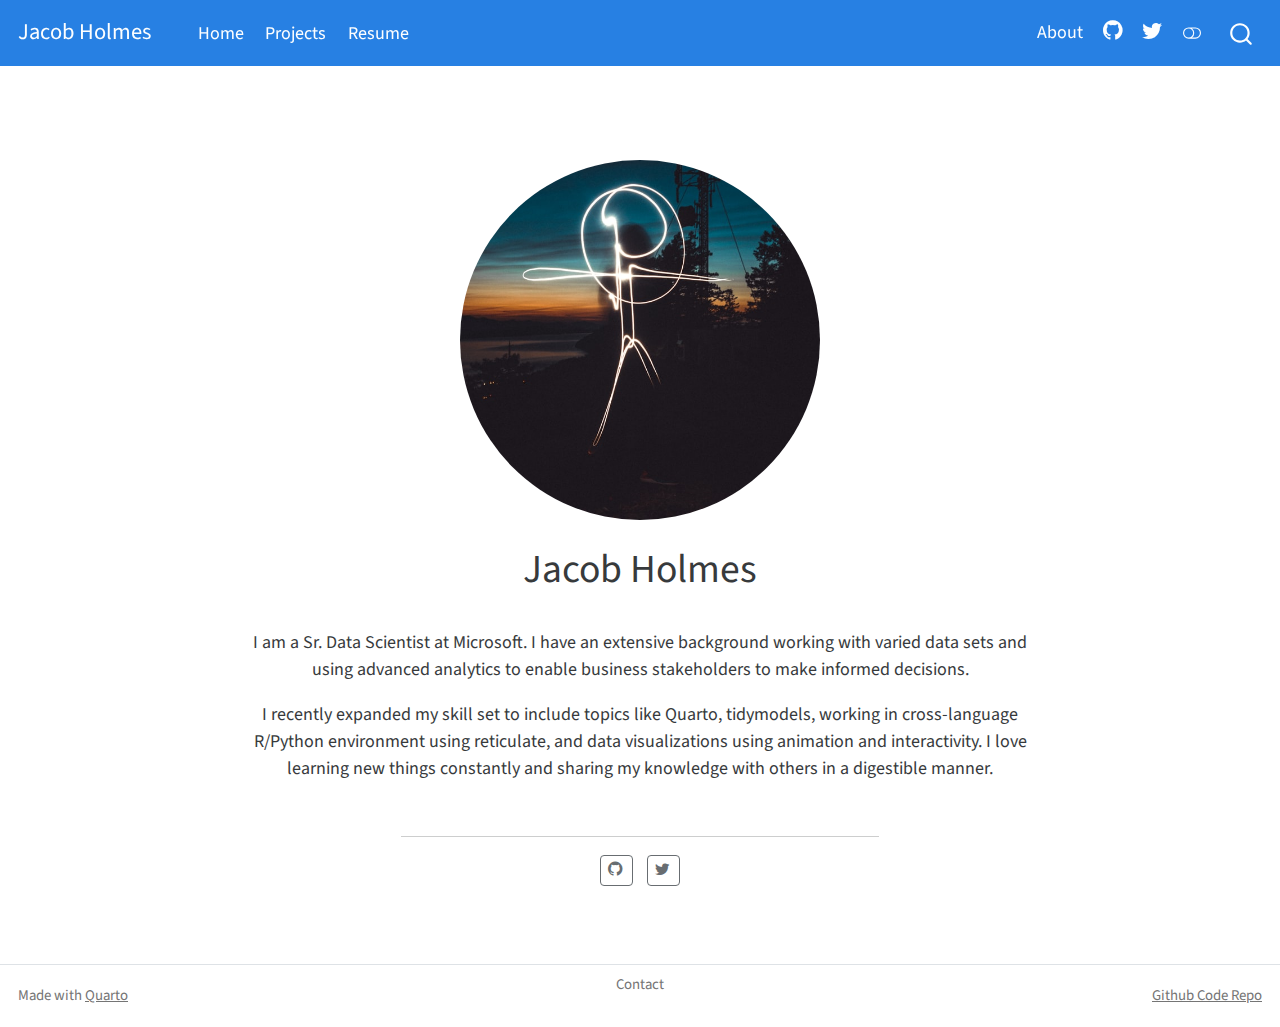
<file: docs/index.html>
<!DOCTYPE html>
<html xmlns="http://www.w3.org/1999/xhtml" lang="en" xml:lang="en"><head>

<meta charset="utf-8">
<meta name="generator" content="quarto-1.2.313">

<meta name="viewport" content="width=device-width, initial-scale=1.0, user-scalable=yes">


<title>Jacob Holmes</title>
<style>
code{white-space: pre-wrap;}
span.smallcaps{font-variant: small-caps;}
div.columns{display: flex; gap: min(4vw, 1.5em);}
div.column{flex: auto; overflow-x: auto;}
div.hanging-indent{margin-left: 1.5em; text-indent: -1.5em;}
ul.task-list{list-style: none;}
ul.task-list li input[type="checkbox"] {
  width: 0.8em;
  margin: 0 0.8em 0.2em -1.6em;
  vertical-align: middle;
}
</style>


<script src="site_libs/quarto-nav/quarto-nav.js"></script>
<script src="site_libs/quarto-nav/headroom.min.js"></script>
<script src="site_libs/clipboard/clipboard.min.js"></script>
<script src="site_libs/quarto-search/autocomplete.umd.js"></script>
<script src="site_libs/quarto-search/fuse.min.js"></script>
<script src="site_libs/quarto-search/quarto-search.js"></script>
<meta name="quarto:offset" content="./">
<link href="./image.jpg" rel="icon" type="image/jpeg">
<script src="site_libs/quarto-html/quarto.js"></script>
<script src="site_libs/quarto-html/popper.min.js"></script>
<script src="site_libs/quarto-html/tippy.umd.min.js"></script>
<link href="site_libs/quarto-html/tippy.css" rel="stylesheet">
<link href="site_libs/quarto-html/quarto-syntax-highlighting.css" rel="stylesheet" class="quarto-color-scheme" id="quarto-text-highlighting-styles">
<link href="site_libs/quarto-html/quarto-syntax-highlighting-dark.css" rel="prefetch" class="quarto-color-scheme quarto-color-alternate" id="quarto-text-highlighting-styles">
<script src="site_libs/bootstrap/bootstrap.min.js"></script>
<link href="site_libs/bootstrap/bootstrap-icons.css" rel="stylesheet">
<link href="site_libs/bootstrap/bootstrap.min.css" rel="stylesheet" class="quarto-color-scheme" id="quarto-bootstrap" data-mode="light">
<link href="site_libs/bootstrap/bootstrap-dark.min.css" rel="prefetch" class="quarto-color-scheme quarto-color-alternate" id="quarto-bootstrap" data-mode="dark">
<script id="quarto-search-options" type="application/json">{
  "location": "navbar",
  "copy-button": false,
  "collapse-after": 3,
  "panel-placement": "end",
  "type": "overlay",
  "limit": 20,
  "language": {
    "search-no-results-text": "No results",
    "search-matching-documents-text": "matching documents",
    "search-copy-link-title": "Copy link to search",
    "search-hide-matches-text": "Hide additional matches",
    "search-more-match-text": "more match in this document",
    "search-more-matches-text": "more matches in this document",
    "search-clear-button-title": "Clear",
    "search-detached-cancel-button-title": "Cancel",
    "search-submit-button-title": "Submit"
  }
}</script>


</head>

<body class="nav-fixed fullcontent">

<div id="quarto-search-results"></div>
  <header id="quarto-header" class="headroom fixed-top">
    <nav class="navbar navbar-expand-lg navbar-dark ">
      <div class="navbar-container container-fluid">
      <div class="navbar-brand-container">
    <a class="navbar-brand" href="./index.html">
    <span class="navbar-title">Jacob Holmes</span>
    </a>
  </div>
          <button class="navbar-toggler" type="button" data-bs-toggle="collapse" data-bs-target="#navbarCollapse" aria-controls="navbarCollapse" aria-expanded="false" aria-label="Toggle navigation" onclick="if (window.quartoToggleHeadroom) { window.quartoToggleHeadroom(); }">
  <span class="navbar-toggler-icon"></span>
</button>
          <div class="collapse navbar-collapse" id="navbarCollapse">
            <ul class="navbar-nav navbar-nav-scroll me-auto">
  <li class="nav-item">
    <a class="nav-link active" href="./index.html" aria-current="page">
 <span class="menu-text">Home</span></a>
  </li>  
  <li class="nav-item">
    <a class="nav-link" href="./project.html">
 <span class="menu-text">Projects</span></a>
  </li>  
  <li class="nav-item">
    <a class="nav-link" href="./resume.html">
 <span class="menu-text">Resume</span></a>
  </li>  
</ul>
            <ul class="navbar-nav navbar-nav-scroll ms-auto">
  <li class="nav-item">
    <a class="nav-link" href="./about.html">
 <span class="menu-text">About</span></a>
  </li>  
  <li class="nav-item compact">
    <a class="nav-link" href="https://github.com/jholmesw"><i class="bi bi-github" role="img">
</i> 
 <span class="menu-text"></span></a>
  </li>  
  <li class="nav-item compact">
    <a class="nav-link" href="https://twitter.com/Jacob___Holmes"><i class="bi bi-twitter" role="img">
</i> 
 <span class="menu-text"></span></a>
  </li>  
</ul>
              <div class="quarto-toggle-container">
                  <a href="" class="quarto-color-scheme-toggle nav-link" onclick="window.quartoToggleColorScheme(); return false;" title="Toggle dark mode"><i class="bi"></i></a>
              </div>
              <div id="quarto-search" class="" title="Search"></div>
          </div> <!-- /navcollapse -->
      </div> <!-- /container-fluid -->
    </nav>
</header>
<!-- content -->
<div id="quarto-content" class="quarto-container page-columns page-rows-contents page-layout-article page-navbar">
<!-- sidebar -->
<!-- margin-sidebar -->
    
<!-- main -->
<div class="quarto-about-jolla">
  <img src="profile.jpg" class="about-image
  round " style="height: 20em; width: 20em;">
 <header id="title-block-header" class="quarto-title-block default">
<div class="quarto-title">
<h1 class="title">Jacob Holmes</h1>
</div>
<div class="quarto-title-meta">
  </div>
</header><main class="content" id="quarto-document-content">
<p>I am a Sr.&nbsp;Data Scientist at Microsoft. I have an extensive background working with varied data sets and using advanced analytics to enable business stakeholders to make informed decisions.</p>
<p>I recently expanded my skill set to include topics like Quarto, tidymodels, working in cross-language R/Python environment using reticulate, and data visualizations using animation and interactivity. I love learning new things constantly and sharing my knowledge with others in a digestible manner.</p>


</main> 
  <hr class="about-sep">
   <div class="about-links">
  <a href="https://github.com/jholmesw" class="about-link">
    <i class="bi bi-github"></i>
     <span class="about-link-text"></span>
  </a>
  <a href="https://twitter.com/Jacob___Holmes" class="about-link">
    <i class="bi bi-twitter"></i>
     <span class="about-link-text"></span>
  </a>
</div>
</div>
 <!-- /main -->
<script id="quarto-html-after-body" type="application/javascript">
window.document.addEventListener("DOMContentLoaded", function (event) {
  const toggleBodyColorMode = (bsSheetEl) => {
    const mode = bsSheetEl.getAttribute("data-mode");
    const bodyEl = window.document.querySelector("body");
    if (mode === "dark") {
      bodyEl.classList.add("quarto-dark");
      bodyEl.classList.remove("quarto-light");
    } else {
      bodyEl.classList.add("quarto-light");
      bodyEl.classList.remove("quarto-dark");
    }
  }
  const toggleBodyColorPrimary = () => {
    const bsSheetEl = window.document.querySelector("link#quarto-bootstrap");
    if (bsSheetEl) {
      toggleBodyColorMode(bsSheetEl);
    }
  }
  toggleBodyColorPrimary();  
  const disableStylesheet = (stylesheets) => {
    for (let i=0; i < stylesheets.length; i++) {
      const stylesheet = stylesheets[i];
      stylesheet.rel = 'prefetch';
    }
  }
  const enableStylesheet = (stylesheets) => {
    for (let i=0; i < stylesheets.length; i++) {
      const stylesheet = stylesheets[i];
      stylesheet.rel = 'stylesheet';
    }
  }
  const manageTransitions = (selector, allowTransitions) => {
    const els = window.document.querySelectorAll(selector);
    for (let i=0; i < els.length; i++) {
      const el = els[i];
      if (allowTransitions) {
        el.classList.remove('notransition');
      } else {
        el.classList.add('notransition');
      }
    }
  }
  const toggleColorMode = (alternate) => {
    // Switch the stylesheets
    const alternateStylesheets = window.document.querySelectorAll('link.quarto-color-scheme.quarto-color-alternate');
    manageTransitions('#quarto-margin-sidebar .nav-link', false);
    if (alternate) {
      enableStylesheet(alternateStylesheets);
      for (const sheetNode of alternateStylesheets) {
        if (sheetNode.id === "quarto-bootstrap") {
          toggleBodyColorMode(sheetNode);
        }
      }
    } else {
      disableStylesheet(alternateStylesheets);
      toggleBodyColorPrimary();
    }
    manageTransitions('#quarto-margin-sidebar .nav-link', true);
    // Switch the toggles
    const toggles = window.document.querySelectorAll('.quarto-color-scheme-toggle');
    for (let i=0; i < toggles.length; i++) {
      const toggle = toggles[i];
      if (toggle) {
        if (alternate) {
          toggle.classList.add("alternate");     
        } else {
          toggle.classList.remove("alternate");
        }
      }
    }
    // Hack to workaround the fact that safari doesn't
    // properly recolor the scrollbar when toggling (#1455)
    if (navigator.userAgent.indexOf('Safari') > 0 && navigator.userAgent.indexOf('Chrome') == -1) {
      manageTransitions("body", false);
      window.scrollTo(0, 1);
      setTimeout(() => {
        window.scrollTo(0, 0);
        manageTransitions("body", true);
      }, 40);  
    }
  }
  const isFileUrl = () => { 
    return window.location.protocol === 'file:';
  }
  const hasAlternateSentinel = () => {  
    let styleSentinel = getColorSchemeSentinel();
    if (styleSentinel !== null) {
      return styleSentinel === "alternate";
    } else {
      return false;
    }
  }
  const setStyleSentinel = (alternate) => {
    const value = alternate ? "alternate" : "default";
    if (!isFileUrl()) {
      window.localStorage.setItem("quarto-color-scheme", value);
    } else {
      localAlternateSentinel = value;
    }
  }
  const getColorSchemeSentinel = () => {
    if (!isFileUrl()) {
      const storageValue = window.localStorage.getItem("quarto-color-scheme");
      return storageValue != null ? storageValue : localAlternateSentinel;
    } else {
      return localAlternateSentinel;
    }
  }
  let localAlternateSentinel = 'default';
  // Dark / light mode switch
  window.quartoToggleColorScheme = () => {
    // Read the current dark / light value 
    let toAlternate = !hasAlternateSentinel();
    toggleColorMode(toAlternate);
    setStyleSentinel(toAlternate);
  };
  // Ensure there is a toggle, if there isn't float one in the top right
  if (window.document.querySelector('.quarto-color-scheme-toggle') === null) {
    const a = window.document.createElement('a');
    a.classList.add('top-right');
    a.classList.add('quarto-color-scheme-toggle');
    a.href = "";
    a.onclick = function() { try { window.quartoToggleColorScheme(); } catch {} return false; };
    const i = window.document.createElement("i");
    i.classList.add('bi');
    a.appendChild(i);
    window.document.body.appendChild(a);
  }
  // Switch to dark mode if need be
  if (hasAlternateSentinel()) {
    toggleColorMode(true);
  } else {
    toggleColorMode(false);
  }
  const clipboard = new window.ClipboardJS('.code-copy-button', {
    target: function(trigger) {
      return trigger.previousElementSibling;
    }
  });
  clipboard.on('success', function(e) {
    // button target
    const button = e.trigger;
    // don't keep focus
    button.blur();
    // flash "checked"
    button.classList.add('code-copy-button-checked');
    var currentTitle = button.getAttribute("title");
    button.setAttribute("title", "Copied!");
    let tooltip;
    if (window.bootstrap) {
      button.setAttribute("data-bs-toggle", "tooltip");
      button.setAttribute("data-bs-placement", "left");
      button.setAttribute("data-bs-title", "Copied!");
      tooltip = new bootstrap.Tooltip(button, 
        { trigger: "manual", 
          customClass: "code-copy-button-tooltip",
          offset: [0, -8]});
      tooltip.show();    
    }
    setTimeout(function() {
      if (tooltip) {
        tooltip.hide();
        button.removeAttribute("data-bs-title");
        button.removeAttribute("data-bs-toggle");
        button.removeAttribute("data-bs-placement");
      }
      button.setAttribute("title", currentTitle);
      button.classList.remove('code-copy-button-checked');
    }, 1000);
    // clear code selection
    e.clearSelection();
  });
  function tippyHover(el, contentFn) {
    const config = {
      allowHTML: true,
      content: contentFn,
      maxWidth: 500,
      delay: 100,
      arrow: false,
      appendTo: function(el) {
          return el.parentElement;
      },
      interactive: true,
      interactiveBorder: 10,
      theme: 'quarto',
      placement: 'bottom-start'
    };
    window.tippy(el, config); 
  }
  const noterefs = window.document.querySelectorAll('a[role="doc-noteref"]');
  for (var i=0; i<noterefs.length; i++) {
    const ref = noterefs[i];
    tippyHover(ref, function() {
      // use id or data attribute instead here
      let href = ref.getAttribute('data-footnote-href') || ref.getAttribute('href');
      try { href = new URL(href).hash; } catch {}
      const id = href.replace(/^#\/?/, "");
      const note = window.document.getElementById(id);
      return note.innerHTML;
    });
  }
  const findCites = (el) => {
    const parentEl = el.parentElement;
    if (parentEl) {
      const cites = parentEl.dataset.cites;
      if (cites) {
        return {
          el,
          cites: cites.split(' ')
        };
      } else {
        return findCites(el.parentElement)
      }
    } else {
      return undefined;
    }
  };
  var bibliorefs = window.document.querySelectorAll('a[role="doc-biblioref"]');
  for (var i=0; i<bibliorefs.length; i++) {
    const ref = bibliorefs[i];
    const citeInfo = findCites(ref);
    if (citeInfo) {
      tippyHover(citeInfo.el, function() {
        var popup = window.document.createElement('div');
        citeInfo.cites.forEach(function(cite) {
          var citeDiv = window.document.createElement('div');
          citeDiv.classList.add('hanging-indent');
          citeDiv.classList.add('csl-entry');
          var biblioDiv = window.document.getElementById('ref-' + cite);
          if (biblioDiv) {
            citeDiv.innerHTML = biblioDiv.innerHTML;
          }
          popup.appendChild(citeDiv);
        });
        return popup.innerHTML;
      });
    }
  }
});
</script>
</div> <!-- /content -->
<footer class="footer">
  <div class="nav-footer">
    <div class="nav-footer-left">Made with <a href="https://quarto.org/">Quarto</a></div>   
      <div class="nav-footer-center">Contact</div>
    <div class="nav-footer-right"><a href="https://github.com/jholmesw">Github Code Repo</a></div>
  </div>
</footer>



</body></html>
</file>
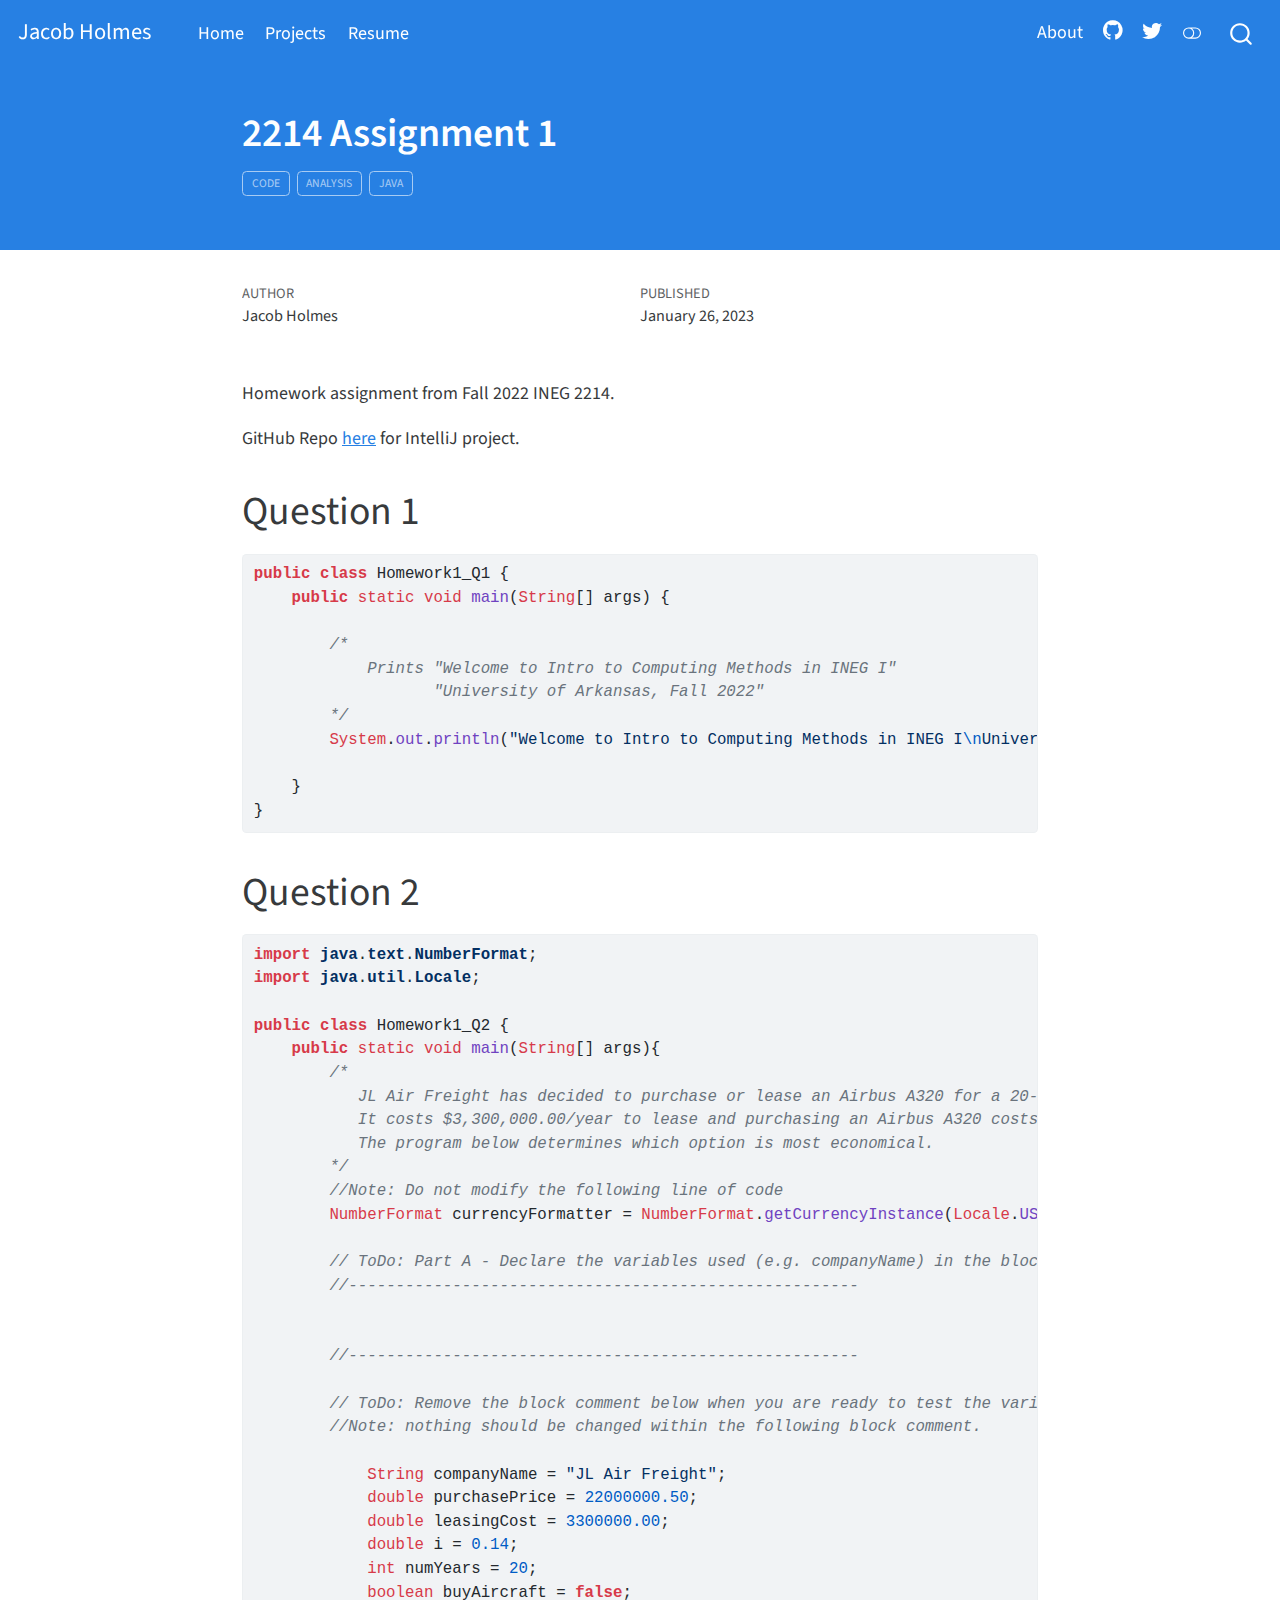
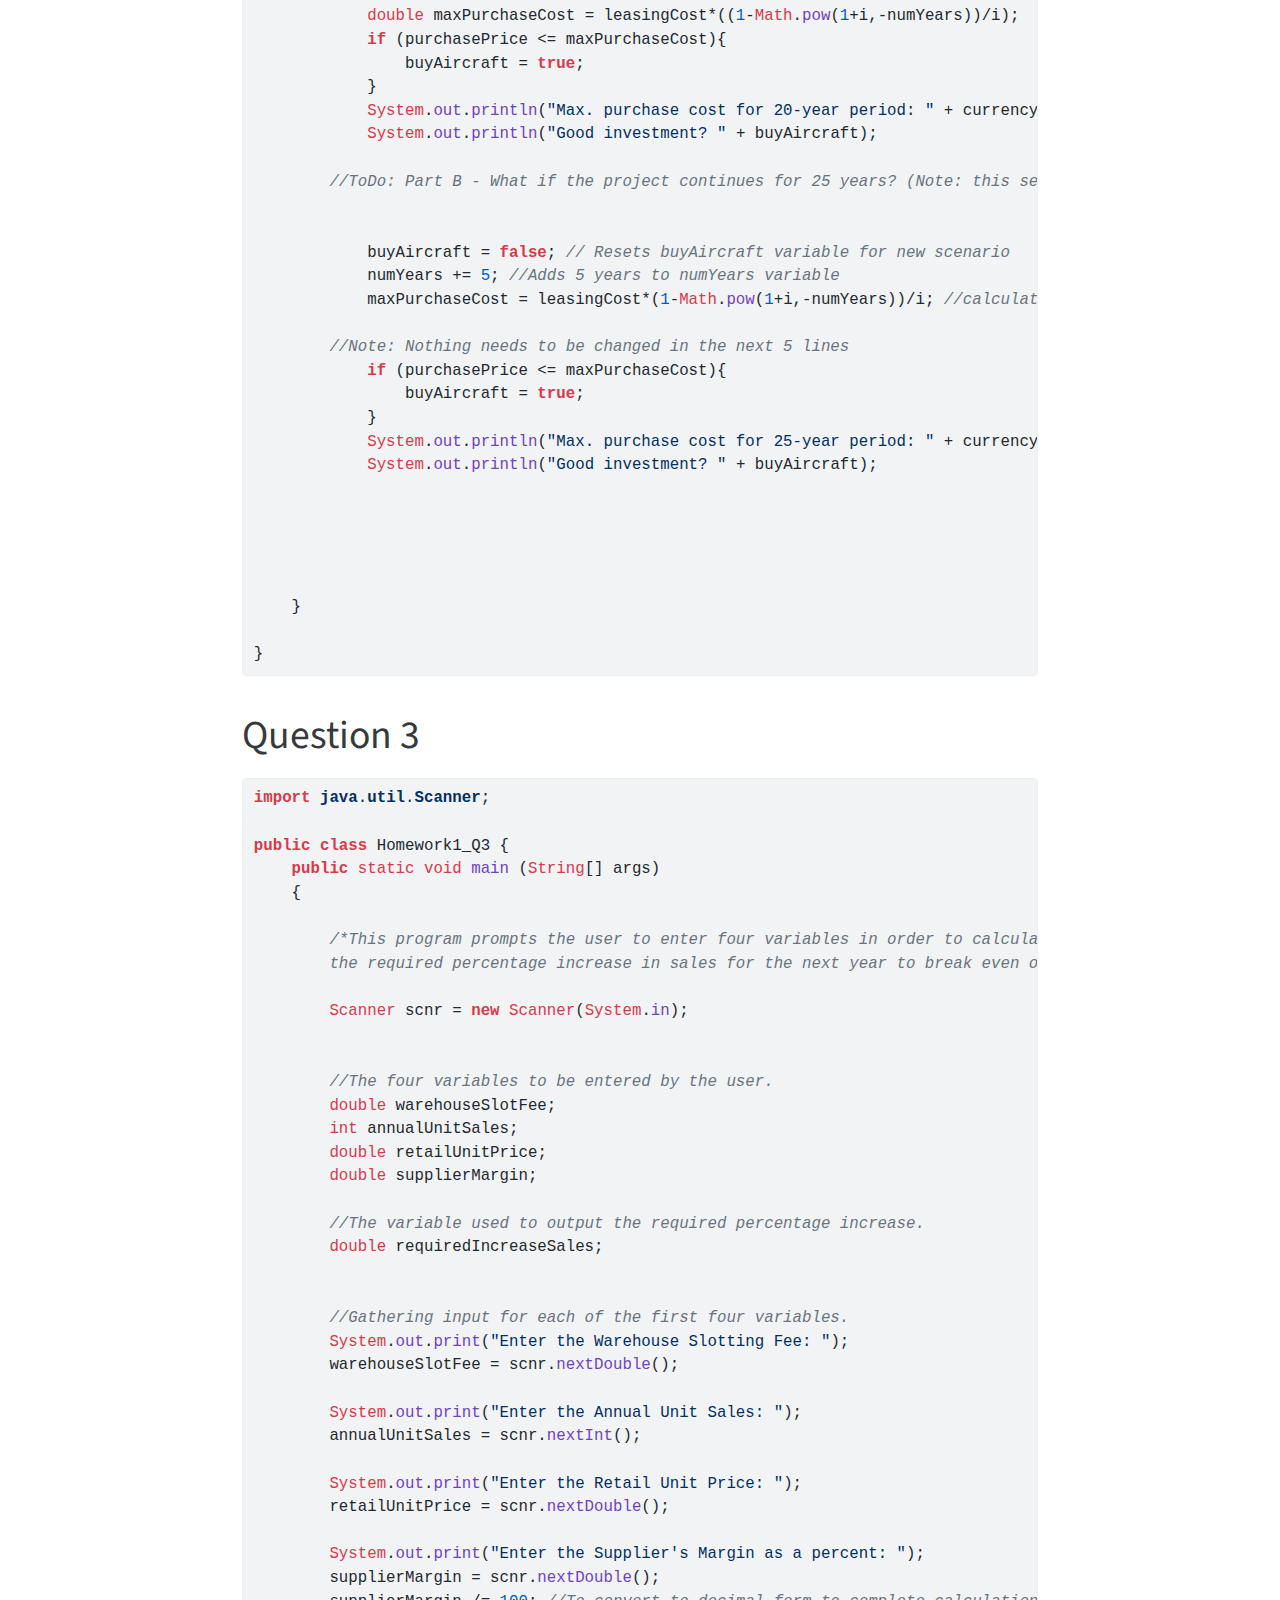
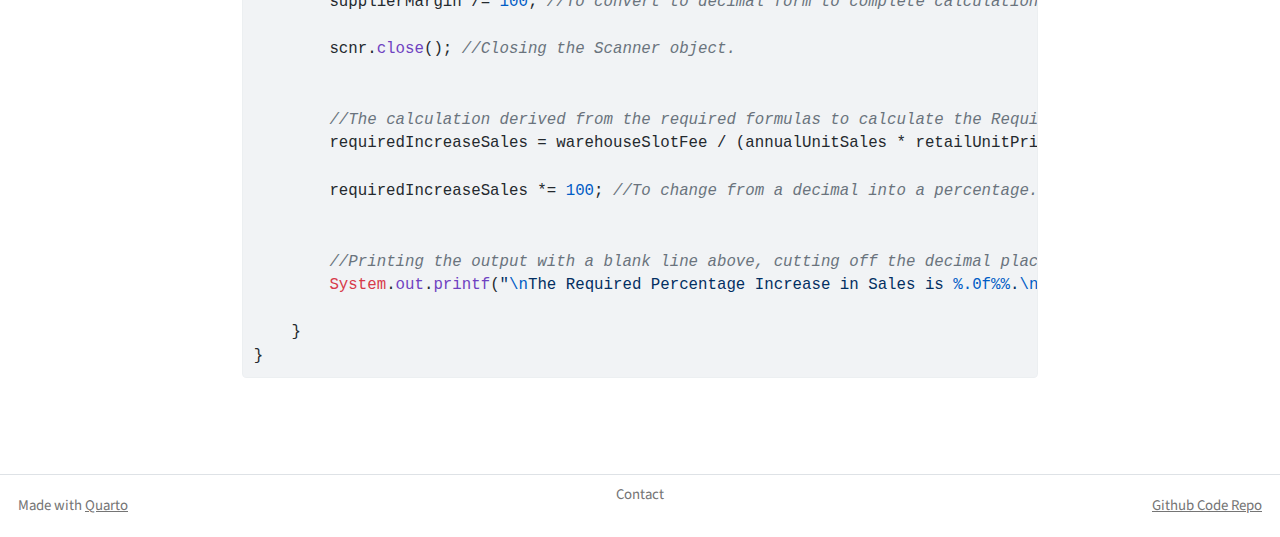
<file: docs/posts/2214 Fall 2022 Assignment 1/index.html>
<!DOCTYPE html>
<html xmlns="http://www.w3.org/1999/xhtml" lang="en" xml:lang="en"><head>

<meta charset="utf-8">
<meta name="generator" content="quarto-1.2.313">

<meta name="viewport" content="width=device-width, initial-scale=1.0, user-scalable=yes">

<meta name="author" content="Jacob Holmes">
<meta name="dcterms.date" content="2023-01-26">

<title>Jacob Holmes - 2214 Assignment 1</title>
<style>
code{white-space: pre-wrap;}
span.smallcaps{font-variant: small-caps;}
div.columns{display: flex; gap: min(4vw, 1.5em);}
div.column{flex: auto; overflow-x: auto;}
div.hanging-indent{margin-left: 1.5em; text-indent: -1.5em;}
ul.task-list{list-style: none;}
ul.task-list li input[type="checkbox"] {
  width: 0.8em;
  margin: 0 0.8em 0.2em -1.6em;
  vertical-align: middle;
}
pre > code.sourceCode { white-space: pre; position: relative; }
pre > code.sourceCode > span { display: inline-block; line-height: 1.25; }
pre > code.sourceCode > span:empty { height: 1.2em; }
.sourceCode { overflow: visible; }
code.sourceCode > span { color: inherit; text-decoration: inherit; }
div.sourceCode { margin: 1em 0; }
pre.sourceCode { margin: 0; }
@media screen {
div.sourceCode { overflow: auto; }
}
@media print {
pre > code.sourceCode { white-space: pre-wrap; }
pre > code.sourceCode > span { text-indent: -5em; padding-left: 5em; }
}
pre.numberSource code
  { counter-reset: source-line 0; }
pre.numberSource code > span
  { position: relative; left: -4em; counter-increment: source-line; }
pre.numberSource code > span > a:first-child::before
  { content: counter(source-line);
    position: relative; left: -1em; text-align: right; vertical-align: baseline;
    border: none; display: inline-block;
    -webkit-touch-callout: none; -webkit-user-select: none;
    -khtml-user-select: none; -moz-user-select: none;
    -ms-user-select: none; user-select: none;
    padding: 0 4px; width: 4em;
    color: #aaaaaa;
  }
pre.numberSource { margin-left: 3em; border-left: 1px solid #aaaaaa;  padding-left: 4px; }
div.sourceCode
  {   }
@media screen {
pre > code.sourceCode > span > a:first-child::before { text-decoration: underline; }
}
code span.al { color: #ff0000; font-weight: bold; } /* Alert */
code span.an { color: #60a0b0; font-weight: bold; font-style: italic; } /* Annotation */
code span.at { color: #7d9029; } /* Attribute */
code span.bn { color: #40a070; } /* BaseN */
code span.bu { color: #008000; } /* BuiltIn */
code span.cf { color: #007020; font-weight: bold; } /* ControlFlow */
code span.ch { color: #4070a0; } /* Char */
code span.cn { color: #880000; } /* Constant */
code span.co { color: #60a0b0; font-style: italic; } /* Comment */
code span.cv { color: #60a0b0; font-weight: bold; font-style: italic; } /* CommentVar */
code span.do { color: #ba2121; font-style: italic; } /* Documentation */
code span.dt { color: #902000; } /* DataType */
code span.dv { color: #40a070; } /* DecVal */
code span.er { color: #ff0000; font-weight: bold; } /* Error */
code span.ex { } /* Extension */
code span.fl { color: #40a070; } /* Float */
code span.fu { color: #06287e; } /* Function */
code span.im { color: #008000; font-weight: bold; } /* Import */
code span.in { color: #60a0b0; font-weight: bold; font-style: italic; } /* Information */
code span.kw { color: #007020; font-weight: bold; } /* Keyword */
code span.op { color: #666666; } /* Operator */
code span.ot { color: #007020; } /* Other */
code span.pp { color: #bc7a00; } /* Preprocessor */
code span.sc { color: #4070a0; } /* SpecialChar */
code span.ss { color: #bb6688; } /* SpecialString */
code span.st { color: #4070a0; } /* String */
code span.va { color: #19177c; } /* Variable */
code span.vs { color: #4070a0; } /* VerbatimString */
code span.wa { color: #60a0b0; font-weight: bold; font-style: italic; } /* Warning */
</style>


<script src="../../site_libs/quarto-nav/quarto-nav.js"></script>
<script src="../../site_libs/quarto-nav/headroom.min.js"></script>
<script src="../../site_libs/clipboard/clipboard.min.js"></script>
<script src="../../site_libs/quarto-search/autocomplete.umd.js"></script>
<script src="../../site_libs/quarto-search/fuse.min.js"></script>
<script src="../../site_libs/quarto-search/quarto-search.js"></script>
<meta name="quarto:offset" content="../../">
<link href="../../image.jpg" rel="icon" type="image/jpeg">
<script src="../../site_libs/quarto-html/quarto.js"></script>
<script src="../../site_libs/quarto-html/popper.min.js"></script>
<script src="../../site_libs/quarto-html/tippy.umd.min.js"></script>
<script src="../../site_libs/quarto-html/anchor.min.js"></script>
<link href="../../site_libs/quarto-html/tippy.css" rel="stylesheet">
<link href="../../site_libs/quarto-html/quarto-syntax-highlighting.css" rel="stylesheet" class="quarto-color-scheme" id="quarto-text-highlighting-styles">
<link href="../../site_libs/quarto-html/quarto-syntax-highlighting-dark.css" rel="prefetch" class="quarto-color-scheme quarto-color-alternate" id="quarto-text-highlighting-styles">
<script src="../../site_libs/bootstrap/bootstrap.min.js"></script>
<link href="../../site_libs/bootstrap/bootstrap-icons.css" rel="stylesheet">
<link href="../../site_libs/bootstrap/bootstrap.min.css" rel="stylesheet" class="quarto-color-scheme" id="quarto-bootstrap" data-mode="light">
<link href="../../site_libs/bootstrap/bootstrap-dark.min.css" rel="prefetch" class="quarto-color-scheme quarto-color-alternate" id="quarto-bootstrap" data-mode="dark">
<script id="quarto-search-options" type="application/json">{
  "location": "navbar",
  "copy-button": false,
  "collapse-after": 3,
  "panel-placement": "end",
  "type": "overlay",
  "limit": 20,
  "language": {
    "search-no-results-text": "No results",
    "search-matching-documents-text": "matching documents",
    "search-copy-link-title": "Copy link to search",
    "search-hide-matches-text": "Hide additional matches",
    "search-more-match-text": "more match in this document",
    "search-more-matches-text": "more matches in this document",
    "search-clear-button-title": "Clear",
    "search-detached-cancel-button-title": "Cancel",
    "search-submit-button-title": "Submit"
  }
}</script>


</head>

<body class="nav-fixed fullcontent">

<div id="quarto-search-results"></div>
  <header id="quarto-header" class="headroom fixed-top">
    <nav class="navbar navbar-expand-lg navbar-dark ">
      <div class="navbar-container container-fluid">
      <div class="navbar-brand-container">
    <a class="navbar-brand" href="../../index.html">
    <span class="navbar-title">Jacob Holmes</span>
    </a>
  </div>
          <button class="navbar-toggler" type="button" data-bs-toggle="collapse" data-bs-target="#navbarCollapse" aria-controls="navbarCollapse" aria-expanded="false" aria-label="Toggle navigation" onclick="if (window.quartoToggleHeadroom) { window.quartoToggleHeadroom(); }">
  <span class="navbar-toggler-icon"></span>
</button>
          <div class="collapse navbar-collapse" id="navbarCollapse">
            <ul class="navbar-nav navbar-nav-scroll me-auto">
  <li class="nav-item">
    <a class="nav-link" href="../../index.html">
 <span class="menu-text">Home</span></a>
  </li>  
  <li class="nav-item">
    <a class="nav-link" href="../../project.html">
 <span class="menu-text">Projects</span></a>
  </li>  
  <li class="nav-item">
    <a class="nav-link" href="../../resume.html">
 <span class="menu-text">Resume</span></a>
  </li>  
</ul>
            <ul class="navbar-nav navbar-nav-scroll ms-auto">
  <li class="nav-item">
    <a class="nav-link" href="../../about.html">
 <span class="menu-text">About</span></a>
  </li>  
  <li class="nav-item compact">
    <a class="nav-link" href="https://github.com/jholmesw"><i class="bi bi-github" role="img">
</i> 
 <span class="menu-text"></span></a>
  </li>  
  <li class="nav-item compact">
    <a class="nav-link" href="https://twitter.com/Jacob___Holmes"><i class="bi bi-twitter" role="img">
</i> 
 <span class="menu-text"></span></a>
  </li>  
</ul>
              <div class="quarto-toggle-container">
                  <a href="" class="quarto-color-scheme-toggle nav-link" onclick="window.quartoToggleColorScheme(); return false;" title="Toggle dark mode"><i class="bi"></i></a>
              </div>
              <div id="quarto-search" class="" title="Search"></div>
          </div> <!-- /navcollapse -->
      </div> <!-- /container-fluid -->
    </nav>
</header>
<!-- content -->
<header id="title-block-header" class="quarto-title-block default page-columns page-full">
  <div class="quarto-title-banner page-columns page-full">
    <div class="quarto-title column-body">
      <h1 class="title">2214 Assignment 1</h1>
                                <div class="quarto-categories">
                <div class="quarto-category">code</div>
                <div class="quarto-category">analysis</div>
                <div class="quarto-category">java</div>
              </div>
                  </div>
  </div>
    
  
  <div class="quarto-title-meta">

      <div>
      <div class="quarto-title-meta-heading">Author</div>
      <div class="quarto-title-meta-contents">
               <p>Jacob Holmes </p>
            </div>
    </div>
      
      <div>
      <div class="quarto-title-meta-heading">Published</div>
      <div class="quarto-title-meta-contents">
        <p class="date">January 26, 2023</p>
      </div>
    </div>
    
      
    </div>
    
  
  </header><div id="quarto-content" class="quarto-container page-columns page-rows-contents page-layout-article page-navbar">
<!-- sidebar -->
<!-- margin-sidebar -->
    
<!-- main -->
<main class="content quarto-banner-title-block" id="quarto-document-content">




<p>Homework assignment from Fall 2022 INEG 2214.</p>
<p>GitHub Repo <a href="https://github.com/jholmesw/Holmes_Jacob_Assignment1_INEG2214">here</a> for IntelliJ project.</p>
<section id="question-1" class="level1">
<h1>Question 1</h1>
<div class="sourceCode" id="cb1"><pre class="sourceCode java code-with-copy"><code class="sourceCode java"><span id="cb1-1"><a href="#cb1-1" aria-hidden="true" tabindex="-1"></a><span class="kw">public</span> <span class="kw">class</span> Homework1_Q1 <span class="op">{</span></span>
<span id="cb1-2"><a href="#cb1-2" aria-hidden="true" tabindex="-1"></a>    <span class="kw">public</span> <span class="dt">static</span> <span class="dt">void</span> <span class="fu">main</span><span class="op">(</span><span class="bu">String</span><span class="op">[]</span> args<span class="op">)</span> <span class="op">{</span></span>
<span id="cb1-3"><a href="#cb1-3" aria-hidden="true" tabindex="-1"></a></span>
<span id="cb1-4"><a href="#cb1-4" aria-hidden="true" tabindex="-1"></a>        <span class="co">/*</span></span>
<span id="cb1-5"><a href="#cb1-5" aria-hidden="true" tabindex="-1"></a><span class="co">            Prints "Welcome to Intro to Computing Methods in INEG I"</span></span>
<span id="cb1-6"><a href="#cb1-6" aria-hidden="true" tabindex="-1"></a><span class="co">                   "University of Arkansas, Fall 2022"</span></span>
<span id="cb1-7"><a href="#cb1-7" aria-hidden="true" tabindex="-1"></a><span class="co">        */</span></span>
<span id="cb1-8"><a href="#cb1-8" aria-hidden="true" tabindex="-1"></a>        <span class="bu">System</span><span class="op">.</span><span class="fu">out</span><span class="op">.</span><span class="fu">println</span><span class="op">(</span><span class="st">"Welcome to Intro to Computing Methods in INEG I</span><span class="sc">\n</span><span class="st">University of Arkansas, Fall 2022"</span><span class="op">);</span></span>
<span id="cb1-9"><a href="#cb1-9" aria-hidden="true" tabindex="-1"></a></span>
<span id="cb1-10"><a href="#cb1-10" aria-hidden="true" tabindex="-1"></a>    <span class="op">}</span></span>
<span id="cb1-11"><a href="#cb1-11" aria-hidden="true" tabindex="-1"></a><span class="op">}</span></span></code><button title="Copy to Clipboard" class="code-copy-button"><i class="bi"></i></button></pre></div>
</section>
<section id="question-2" class="level1">
<h1>Question 2</h1>
<div class="sourceCode" id="cb2"><pre class="sourceCode java code-with-copy"><code class="sourceCode java"><span id="cb2-1"><a href="#cb2-1" aria-hidden="true" tabindex="-1"></a><span class="kw">import</span> <span class="im">java</span><span class="op">.</span><span class="im">text</span><span class="op">.</span><span class="im">NumberFormat</span><span class="op">;</span></span>
<span id="cb2-2"><a href="#cb2-2" aria-hidden="true" tabindex="-1"></a><span class="kw">import</span> <span class="im">java</span><span class="op">.</span><span class="im">util</span><span class="op">.</span><span class="im">Locale</span><span class="op">;</span></span>
<span id="cb2-3"><a href="#cb2-3" aria-hidden="true" tabindex="-1"></a></span>
<span id="cb2-4"><a href="#cb2-4" aria-hidden="true" tabindex="-1"></a><span class="kw">public</span> <span class="kw">class</span> Homework1_Q2 <span class="op">{</span></span>
<span id="cb2-5"><a href="#cb2-5" aria-hidden="true" tabindex="-1"></a>    <span class="kw">public</span> <span class="dt">static</span> <span class="dt">void</span> <span class="fu">main</span><span class="op">(</span><span class="bu">String</span><span class="op">[]</span> args<span class="op">){</span></span>
<span id="cb2-6"><a href="#cb2-6" aria-hidden="true" tabindex="-1"></a>        <span class="co">/*</span></span>
<span id="cb2-7"><a href="#cb2-7" aria-hidden="true" tabindex="-1"></a><span class="co">           JL Air Freight has decided to purchase or lease an Airbus A320 for a 20-year-long service period.</span></span>
<span id="cb2-8"><a href="#cb2-8" aria-hidden="true" tabindex="-1"></a><span class="co">           It costs $3,300,000.00/year to lease and purchasing an Airbus A320 costs $22,000,000.50. Assume 14% annual interest.</span></span>
<span id="cb2-9"><a href="#cb2-9" aria-hidden="true" tabindex="-1"></a><span class="co">           The program below determines which option is most economical.</span></span>
<span id="cb2-10"><a href="#cb2-10" aria-hidden="true" tabindex="-1"></a><span class="co">        */</span></span>
<span id="cb2-11"><a href="#cb2-11" aria-hidden="true" tabindex="-1"></a>        <span class="co">//Note: Do not modify the following line of code</span></span>
<span id="cb2-12"><a href="#cb2-12" aria-hidden="true" tabindex="-1"></a>        <span class="bu">NumberFormat</span> currencyFormatter <span class="op">=</span> <span class="bu">NumberFormat</span><span class="op">.</span><span class="fu">getCurrencyInstance</span><span class="op">(</span><span class="bu">Locale</span><span class="op">.</span><span class="fu">US</span><span class="op">);</span></span>
<span id="cb2-13"><a href="#cb2-13" aria-hidden="true" tabindex="-1"></a></span>
<span id="cb2-14"><a href="#cb2-14" aria-hidden="true" tabindex="-1"></a>        <span class="co">// ToDo: Part A - Declare the variables used (e.g. companyName) in the block comment below (add declarations between the following two single-comment dashed lines)</span></span>
<span id="cb2-15"><a href="#cb2-15" aria-hidden="true" tabindex="-1"></a>        <span class="co">//------------------------------------------------------</span></span>
<span id="cb2-16"><a href="#cb2-16" aria-hidden="true" tabindex="-1"></a></span>
<span id="cb2-17"><a href="#cb2-17" aria-hidden="true" tabindex="-1"></a></span>
<span id="cb2-18"><a href="#cb2-18" aria-hidden="true" tabindex="-1"></a>        <span class="co">//------------------------------------------------------</span></span>
<span id="cb2-19"><a href="#cb2-19" aria-hidden="true" tabindex="-1"></a></span>
<span id="cb2-20"><a href="#cb2-20" aria-hidden="true" tabindex="-1"></a>        <span class="co">// ToDo: Remove the block comment below when you are ready to test the variables you have declared.</span></span>
<span id="cb2-21"><a href="#cb2-21" aria-hidden="true" tabindex="-1"></a>        <span class="co">//Note: nothing should be changed within the following block comment.</span></span>
<span id="cb2-22"><a href="#cb2-22" aria-hidden="true" tabindex="-1"></a></span>
<span id="cb2-23"><a href="#cb2-23" aria-hidden="true" tabindex="-1"></a>            <span class="bu">String</span> companyName <span class="op">=</span> <span class="st">"JL Air Freight"</span><span class="op">;</span></span>
<span id="cb2-24"><a href="#cb2-24" aria-hidden="true" tabindex="-1"></a>            <span class="dt">double</span> purchasePrice <span class="op">=</span> <span class="fl">22000000.50</span><span class="op">;</span></span>
<span id="cb2-25"><a href="#cb2-25" aria-hidden="true" tabindex="-1"></a>            <span class="dt">double</span> leasingCost <span class="op">=</span> <span class="fl">3300000.00</span><span class="op">;</span></span>
<span id="cb2-26"><a href="#cb2-26" aria-hidden="true" tabindex="-1"></a>            <span class="dt">double</span> i <span class="op">=</span> <span class="fl">0.14</span><span class="op">;</span></span>
<span id="cb2-27"><a href="#cb2-27" aria-hidden="true" tabindex="-1"></a>            <span class="dt">int</span> numYears <span class="op">=</span> <span class="dv">20</span><span class="op">;</span></span>
<span id="cb2-28"><a href="#cb2-28" aria-hidden="true" tabindex="-1"></a>            <span class="dt">boolean</span> buyAircraft <span class="op">=</span> <span class="kw">false</span><span class="op">;</span></span>
<span id="cb2-29"><a href="#cb2-29" aria-hidden="true" tabindex="-1"></a>            <span class="dt">double</span> maxPurchaseCost <span class="op">=</span> leasingCost<span class="op">*((</span><span class="dv">1</span><span class="op">-</span><span class="bu">Math</span><span class="op">.</span><span class="fu">pow</span><span class="op">(</span><span class="dv">1</span><span class="op">+</span>i<span class="op">,-</span>numYears<span class="op">))/</span>i<span class="op">);</span></span>
<span id="cb2-30"><a href="#cb2-30" aria-hidden="true" tabindex="-1"></a>            <span class="cf">if</span> <span class="op">(</span>purchasePrice <span class="op">&lt;=</span> maxPurchaseCost<span class="op">){</span></span>
<span id="cb2-31"><a href="#cb2-31" aria-hidden="true" tabindex="-1"></a>                buyAircraft <span class="op">=</span> <span class="kw">true</span><span class="op">;</span></span>
<span id="cb2-32"><a href="#cb2-32" aria-hidden="true" tabindex="-1"></a>            <span class="op">}</span></span>
<span id="cb2-33"><a href="#cb2-33" aria-hidden="true" tabindex="-1"></a>            <span class="bu">System</span><span class="op">.</span><span class="fu">out</span><span class="op">.</span><span class="fu">println</span><span class="op">(</span><span class="st">"Max. purchase cost for 20-year period: "</span> <span class="op">+</span> currencyFormatter<span class="op">.</span><span class="fu">format</span><span class="op">(</span>maxPurchaseCost<span class="op">));</span></span>
<span id="cb2-34"><a href="#cb2-34" aria-hidden="true" tabindex="-1"></a>            <span class="bu">System</span><span class="op">.</span><span class="fu">out</span><span class="op">.</span><span class="fu">println</span><span class="op">(</span><span class="st">"Good investment? "</span> <span class="op">+</span> buyAircraft<span class="op">);</span></span>
<span id="cb2-35"><a href="#cb2-35" aria-hidden="true" tabindex="-1"></a></span>
<span id="cb2-36"><a href="#cb2-36" aria-hidden="true" tabindex="-1"></a>        <span class="co">//ToDo: Part B - What if the project continues for 25 years? (Note: this section contains syntax errors that you must fix)</span></span>
<span id="cb2-37"><a href="#cb2-37" aria-hidden="true" tabindex="-1"></a></span>
<span id="cb2-38"><a href="#cb2-38" aria-hidden="true" tabindex="-1"></a></span>
<span id="cb2-39"><a href="#cb2-39" aria-hidden="true" tabindex="-1"></a>            buyAircraft <span class="op">=</span> <span class="kw">false</span><span class="op">;</span> <span class="co">// Resets buyAircraft variable for new scenario</span></span>
<span id="cb2-40"><a href="#cb2-40" aria-hidden="true" tabindex="-1"></a>            numYears <span class="op">+=</span> <span class="dv">5</span><span class="op">;</span> <span class="co">//Adds 5 years to numYears variable</span></span>
<span id="cb2-41"><a href="#cb2-41" aria-hidden="true" tabindex="-1"></a>            maxPurchaseCost <span class="op">=</span> leasingCost<span class="op">*(</span><span class="dv">1</span><span class="op">-</span><span class="bu">Math</span><span class="op">.</span><span class="fu">pow</span><span class="op">(</span><span class="dv">1</span><span class="op">+</span>i<span class="op">,-</span>numYears<span class="op">))/</span>i<span class="op">;</span> <span class="co">//calculates the maximum acceptable purchase cost for an aircraft</span></span>
<span id="cb2-42"><a href="#cb2-42" aria-hidden="true" tabindex="-1"></a></span>
<span id="cb2-43"><a href="#cb2-43" aria-hidden="true" tabindex="-1"></a>        <span class="co">//Note: Nothing needs to be changed in the next 5 lines</span></span>
<span id="cb2-44"><a href="#cb2-44" aria-hidden="true" tabindex="-1"></a>            <span class="cf">if</span> <span class="op">(</span>purchasePrice <span class="op">&lt;=</span> maxPurchaseCost<span class="op">){</span></span>
<span id="cb2-45"><a href="#cb2-45" aria-hidden="true" tabindex="-1"></a>                buyAircraft <span class="op">=</span> <span class="kw">true</span><span class="op">;</span></span>
<span id="cb2-46"><a href="#cb2-46" aria-hidden="true" tabindex="-1"></a>            <span class="op">}</span></span>
<span id="cb2-47"><a href="#cb2-47" aria-hidden="true" tabindex="-1"></a>            <span class="bu">System</span><span class="op">.</span><span class="fu">out</span><span class="op">.</span><span class="fu">println</span><span class="op">(</span><span class="st">"Max. purchase cost for 25-year period: "</span> <span class="op">+</span> currencyFormatter<span class="op">.</span><span class="fu">format</span><span class="op">(</span>maxPurchaseCost<span class="op">));</span></span>
<span id="cb2-48"><a href="#cb2-48" aria-hidden="true" tabindex="-1"></a>            <span class="bu">System</span><span class="op">.</span><span class="fu">out</span><span class="op">.</span><span class="fu">println</span><span class="op">(</span><span class="st">"Good investment? "</span> <span class="op">+</span> buyAircraft<span class="op">);</span></span>
<span id="cb2-49"><a href="#cb2-49" aria-hidden="true" tabindex="-1"></a></span>
<span id="cb2-50"><a href="#cb2-50" aria-hidden="true" tabindex="-1"></a></span>
<span id="cb2-51"><a href="#cb2-51" aria-hidden="true" tabindex="-1"></a></span>
<span id="cb2-52"><a href="#cb2-52" aria-hidden="true" tabindex="-1"></a></span>
<span id="cb2-53"><a href="#cb2-53" aria-hidden="true" tabindex="-1"></a></span>
<span id="cb2-54"><a href="#cb2-54" aria-hidden="true" tabindex="-1"></a>    <span class="op">}</span></span>
<span id="cb2-55"><a href="#cb2-55" aria-hidden="true" tabindex="-1"></a></span>
<span id="cb2-56"><a href="#cb2-56" aria-hidden="true" tabindex="-1"></a><span class="op">}</span></span></code><button title="Copy to Clipboard" class="code-copy-button"><i class="bi"></i></button></pre></div>
</section>
<section id="question-3" class="level1">
<h1>Question 3</h1>
<div class="sourceCode" id="cb3"><pre class="sourceCode java code-with-copy"><code class="sourceCode java"><span id="cb3-1"><a href="#cb3-1" aria-hidden="true" tabindex="-1"></a><span class="kw">import</span> <span class="im">java</span><span class="op">.</span><span class="im">util</span><span class="op">.</span><span class="im">Scanner</span><span class="op">;</span></span>
<span id="cb3-2"><a href="#cb3-2" aria-hidden="true" tabindex="-1"></a></span>
<span id="cb3-3"><a href="#cb3-3" aria-hidden="true" tabindex="-1"></a><span class="kw">public</span> <span class="kw">class</span> Homework1_Q3 <span class="op">{</span></span>
<span id="cb3-4"><a href="#cb3-4" aria-hidden="true" tabindex="-1"></a>    <span class="kw">public</span> <span class="dt">static</span> <span class="dt">void</span> <span class="fu">main</span> <span class="op">(</span><span class="bu">String</span><span class="op">[]</span> args<span class="op">)</span></span>
<span id="cb3-5"><a href="#cb3-5" aria-hidden="true" tabindex="-1"></a>    <span class="op">{</span></span>
<span id="cb3-6"><a href="#cb3-6" aria-hidden="true" tabindex="-1"></a></span>
<span id="cb3-7"><a href="#cb3-7" aria-hidden="true" tabindex="-1"></a>        <span class="co">/*This program prompts the user to enter four variables in order to calculate</span></span>
<span id="cb3-8"><a href="#cb3-8" aria-hidden="true" tabindex="-1"></a><span class="co">        the required percentage increase in sales for the next year to break even on the cost of warehouse inventory.*/</span></span>
<span id="cb3-9"><a href="#cb3-9" aria-hidden="true" tabindex="-1"></a></span>
<span id="cb3-10"><a href="#cb3-10" aria-hidden="true" tabindex="-1"></a>        <span class="bu">Scanner</span> scnr <span class="op">=</span> <span class="kw">new</span> <span class="bu">Scanner</span><span class="op">(</span><span class="bu">System</span><span class="op">.</span><span class="fu">in</span><span class="op">);</span></span>
<span id="cb3-11"><a href="#cb3-11" aria-hidden="true" tabindex="-1"></a></span>
<span id="cb3-12"><a href="#cb3-12" aria-hidden="true" tabindex="-1"></a></span>
<span id="cb3-13"><a href="#cb3-13" aria-hidden="true" tabindex="-1"></a>        <span class="co">//The four variables to be entered by the user.</span></span>
<span id="cb3-14"><a href="#cb3-14" aria-hidden="true" tabindex="-1"></a>        <span class="dt">double</span> warehouseSlotFee<span class="op">;</span></span>
<span id="cb3-15"><a href="#cb3-15" aria-hidden="true" tabindex="-1"></a>        <span class="dt">int</span> annualUnitSales<span class="op">;</span></span>
<span id="cb3-16"><a href="#cb3-16" aria-hidden="true" tabindex="-1"></a>        <span class="dt">double</span> retailUnitPrice<span class="op">;</span></span>
<span id="cb3-17"><a href="#cb3-17" aria-hidden="true" tabindex="-1"></a>        <span class="dt">double</span> supplierMargin<span class="op">;</span></span>
<span id="cb3-18"><a href="#cb3-18" aria-hidden="true" tabindex="-1"></a></span>
<span id="cb3-19"><a href="#cb3-19" aria-hidden="true" tabindex="-1"></a>        <span class="co">//The variable used to output the required percentage increase.</span></span>
<span id="cb3-20"><a href="#cb3-20" aria-hidden="true" tabindex="-1"></a>        <span class="dt">double</span> requiredIncreaseSales<span class="op">;</span></span>
<span id="cb3-21"><a href="#cb3-21" aria-hidden="true" tabindex="-1"></a></span>
<span id="cb3-22"><a href="#cb3-22" aria-hidden="true" tabindex="-1"></a></span>
<span id="cb3-23"><a href="#cb3-23" aria-hidden="true" tabindex="-1"></a>        <span class="co">//Gathering input for each of the first four variables.</span></span>
<span id="cb3-24"><a href="#cb3-24" aria-hidden="true" tabindex="-1"></a>        <span class="bu">System</span><span class="op">.</span><span class="fu">out</span><span class="op">.</span><span class="fu">print</span><span class="op">(</span><span class="st">"Enter the Warehouse Slotting Fee: "</span><span class="op">);</span></span>
<span id="cb3-25"><a href="#cb3-25" aria-hidden="true" tabindex="-1"></a>        warehouseSlotFee <span class="op">=</span> scnr<span class="op">.</span><span class="fu">nextDouble</span><span class="op">();</span></span>
<span id="cb3-26"><a href="#cb3-26" aria-hidden="true" tabindex="-1"></a></span>
<span id="cb3-27"><a href="#cb3-27" aria-hidden="true" tabindex="-1"></a>        <span class="bu">System</span><span class="op">.</span><span class="fu">out</span><span class="op">.</span><span class="fu">print</span><span class="op">(</span><span class="st">"Enter the Annual Unit Sales: "</span><span class="op">);</span></span>
<span id="cb3-28"><a href="#cb3-28" aria-hidden="true" tabindex="-1"></a>        annualUnitSales <span class="op">=</span> scnr<span class="op">.</span><span class="fu">nextInt</span><span class="op">();</span></span>
<span id="cb3-29"><a href="#cb3-29" aria-hidden="true" tabindex="-1"></a></span>
<span id="cb3-30"><a href="#cb3-30" aria-hidden="true" tabindex="-1"></a>        <span class="bu">System</span><span class="op">.</span><span class="fu">out</span><span class="op">.</span><span class="fu">print</span><span class="op">(</span><span class="st">"Enter the Retail Unit Price: "</span><span class="op">);</span></span>
<span id="cb3-31"><a href="#cb3-31" aria-hidden="true" tabindex="-1"></a>        retailUnitPrice <span class="op">=</span> scnr<span class="op">.</span><span class="fu">nextDouble</span><span class="op">();</span></span>
<span id="cb3-32"><a href="#cb3-32" aria-hidden="true" tabindex="-1"></a></span>
<span id="cb3-33"><a href="#cb3-33" aria-hidden="true" tabindex="-1"></a>        <span class="bu">System</span><span class="op">.</span><span class="fu">out</span><span class="op">.</span><span class="fu">print</span><span class="op">(</span><span class="st">"Enter the Supplier's Margin as a percent: "</span><span class="op">);</span></span>
<span id="cb3-34"><a href="#cb3-34" aria-hidden="true" tabindex="-1"></a>        supplierMargin <span class="op">=</span> scnr<span class="op">.</span><span class="fu">nextDouble</span><span class="op">();</span></span>
<span id="cb3-35"><a href="#cb3-35" aria-hidden="true" tabindex="-1"></a>        supplierMargin <span class="op">/=</span> <span class="dv">100</span><span class="op">;</span> <span class="co">//To convert to decimal form to complete calculation.</span></span>
<span id="cb3-36"><a href="#cb3-36" aria-hidden="true" tabindex="-1"></a></span>
<span id="cb3-37"><a href="#cb3-37" aria-hidden="true" tabindex="-1"></a>        scnr<span class="op">.</span><span class="fu">close</span><span class="op">();</span> <span class="co">//Closing the Scanner object.</span></span>
<span id="cb3-38"><a href="#cb3-38" aria-hidden="true" tabindex="-1"></a></span>
<span id="cb3-39"><a href="#cb3-39" aria-hidden="true" tabindex="-1"></a></span>
<span id="cb3-40"><a href="#cb3-40" aria-hidden="true" tabindex="-1"></a>        <span class="co">//The calculation derived from the required formulas to calculate the Required Percentage Increase in Sales.</span></span>
<span id="cb3-41"><a href="#cb3-41" aria-hidden="true" tabindex="-1"></a>        requiredIncreaseSales <span class="op">=</span> warehouseSlotFee <span class="op">/</span> <span class="op">(</span>annualUnitSales <span class="op">*</span> retailUnitPrice <span class="op">*</span> supplierMargin<span class="op">);</span></span>
<span id="cb3-42"><a href="#cb3-42" aria-hidden="true" tabindex="-1"></a></span>
<span id="cb3-43"><a href="#cb3-43" aria-hidden="true" tabindex="-1"></a>        requiredIncreaseSales <span class="op">*=</span> <span class="dv">100</span><span class="op">;</span> <span class="co">//To change from a decimal into a percentage.</span></span>
<span id="cb3-44"><a href="#cb3-44" aria-hidden="true" tabindex="-1"></a></span>
<span id="cb3-45"><a href="#cb3-45" aria-hidden="true" tabindex="-1"></a></span>
<span id="cb3-46"><a href="#cb3-46" aria-hidden="true" tabindex="-1"></a>        <span class="co">//Printing the output with a blank line above, cutting off the decimal places, and rounding to the nearest percent.</span></span>
<span id="cb3-47"><a href="#cb3-47" aria-hidden="true" tabindex="-1"></a>        <span class="bu">System</span><span class="op">.</span><span class="fu">out</span><span class="op">.</span><span class="fu">printf</span><span class="op">(</span><span class="st">"</span><span class="sc">\n</span><span class="st">The Required Percentage Increase in Sales is </span><span class="sc">%.0f%%</span><span class="st">.</span><span class="sc">\n</span><span class="st">"</span><span class="op">,</span> requiredIncreaseSales<span class="op">);</span></span>
<span id="cb3-48"><a href="#cb3-48" aria-hidden="true" tabindex="-1"></a></span>
<span id="cb3-49"><a href="#cb3-49" aria-hidden="true" tabindex="-1"></a>    <span class="op">}</span></span>
<span id="cb3-50"><a href="#cb3-50" aria-hidden="true" tabindex="-1"></a><span class="op">}</span></span></code><button title="Copy to Clipboard" class="code-copy-button"><i class="bi"></i></button></pre></div>


</section>

</main> <!-- /main -->
<script id="quarto-html-after-body" type="application/javascript">
window.document.addEventListener("DOMContentLoaded", function (event) {
  const toggleBodyColorMode = (bsSheetEl) => {
    const mode = bsSheetEl.getAttribute("data-mode");
    const bodyEl = window.document.querySelector("body");
    if (mode === "dark") {
      bodyEl.classList.add("quarto-dark");
      bodyEl.classList.remove("quarto-light");
    } else {
      bodyEl.classList.add("quarto-light");
      bodyEl.classList.remove("quarto-dark");
    }
  }
  const toggleBodyColorPrimary = () => {
    const bsSheetEl = window.document.querySelector("link#quarto-bootstrap");
    if (bsSheetEl) {
      toggleBodyColorMode(bsSheetEl);
    }
  }
  toggleBodyColorPrimary();  
  const disableStylesheet = (stylesheets) => {
    for (let i=0; i < stylesheets.length; i++) {
      const stylesheet = stylesheets[i];
      stylesheet.rel = 'prefetch';
    }
  }
  const enableStylesheet = (stylesheets) => {
    for (let i=0; i < stylesheets.length; i++) {
      const stylesheet = stylesheets[i];
      stylesheet.rel = 'stylesheet';
    }
  }
  const manageTransitions = (selector, allowTransitions) => {
    const els = window.document.querySelectorAll(selector);
    for (let i=0; i < els.length; i++) {
      const el = els[i];
      if (allowTransitions) {
        el.classList.remove('notransition');
      } else {
        el.classList.add('notransition');
      }
    }
  }
  const toggleColorMode = (alternate) => {
    // Switch the stylesheets
    const alternateStylesheets = window.document.querySelectorAll('link.quarto-color-scheme.quarto-color-alternate');
    manageTransitions('#quarto-margin-sidebar .nav-link', false);
    if (alternate) {
      enableStylesheet(alternateStylesheets);
      for (const sheetNode of alternateStylesheets) {
        if (sheetNode.id === "quarto-bootstrap") {
          toggleBodyColorMode(sheetNode);
        }
      }
    } else {
      disableStylesheet(alternateStylesheets);
      toggleBodyColorPrimary();
    }
    manageTransitions('#quarto-margin-sidebar .nav-link', true);
    // Switch the toggles
    const toggles = window.document.querySelectorAll('.quarto-color-scheme-toggle');
    for (let i=0; i < toggles.length; i++) {
      const toggle = toggles[i];
      if (toggle) {
        if (alternate) {
          toggle.classList.add("alternate");     
        } else {
          toggle.classList.remove("alternate");
        }
      }
    }
    // Hack to workaround the fact that safari doesn't
    // properly recolor the scrollbar when toggling (#1455)
    if (navigator.userAgent.indexOf('Safari') > 0 && navigator.userAgent.indexOf('Chrome') == -1) {
      manageTransitions("body", false);
      window.scrollTo(0, 1);
      setTimeout(() => {
        window.scrollTo(0, 0);
        manageTransitions("body", true);
      }, 40);  
    }
  }
  const isFileUrl = () => { 
    return window.location.protocol === 'file:';
  }
  const hasAlternateSentinel = () => {  
    let styleSentinel = getColorSchemeSentinel();
    if (styleSentinel !== null) {
      return styleSentinel === "alternate";
    } else {
      return false;
    }
  }
  const setStyleSentinel = (alternate) => {
    const value = alternate ? "alternate" : "default";
    if (!isFileUrl()) {
      window.localStorage.setItem("quarto-color-scheme", value);
    } else {
      localAlternateSentinel = value;
    }
  }
  const getColorSchemeSentinel = () => {
    if (!isFileUrl()) {
      const storageValue = window.localStorage.getItem("quarto-color-scheme");
      return storageValue != null ? storageValue : localAlternateSentinel;
    } else {
      return localAlternateSentinel;
    }
  }
  let localAlternateSentinel = 'default';
  // Dark / light mode switch
  window.quartoToggleColorScheme = () => {
    // Read the current dark / light value 
    let toAlternate = !hasAlternateSentinel();
    toggleColorMode(toAlternate);
    setStyleSentinel(toAlternate);
  };
  // Ensure there is a toggle, if there isn't float one in the top right
  if (window.document.querySelector('.quarto-color-scheme-toggle') === null) {
    const a = window.document.createElement('a');
    a.classList.add('top-right');
    a.classList.add('quarto-color-scheme-toggle');
    a.href = "";
    a.onclick = function() { try { window.quartoToggleColorScheme(); } catch {} return false; };
    const i = window.document.createElement("i");
    i.classList.add('bi');
    a.appendChild(i);
    window.document.body.appendChild(a);
  }
  // Switch to dark mode if need be
  if (hasAlternateSentinel()) {
    toggleColorMode(true);
  } else {
    toggleColorMode(false);
  }
  const icon = "";
  const anchorJS = new window.AnchorJS();
  anchorJS.options = {
    placement: 'right',
    icon: icon
  };
  anchorJS.add('.anchored');
  const clipboard = new window.ClipboardJS('.code-copy-button', {
    target: function(trigger) {
      return trigger.previousElementSibling;
    }
  });
  clipboard.on('success', function(e) {
    // button target
    const button = e.trigger;
    // don't keep focus
    button.blur();
    // flash "checked"
    button.classList.add('code-copy-button-checked');
    var currentTitle = button.getAttribute("title");
    button.setAttribute("title", "Copied!");
    let tooltip;
    if (window.bootstrap) {
      button.setAttribute("data-bs-toggle", "tooltip");
      button.setAttribute("data-bs-placement", "left");
      button.setAttribute("data-bs-title", "Copied!");
      tooltip = new bootstrap.Tooltip(button, 
        { trigger: "manual", 
          customClass: "code-copy-button-tooltip",
          offset: [0, -8]});
      tooltip.show();    
    }
    setTimeout(function() {
      if (tooltip) {
        tooltip.hide();
        button.removeAttribute("data-bs-title");
        button.removeAttribute("data-bs-toggle");
        button.removeAttribute("data-bs-placement");
      }
      button.setAttribute("title", currentTitle);
      button.classList.remove('code-copy-button-checked');
    }, 1000);
    // clear code selection
    e.clearSelection();
  });
  function tippyHover(el, contentFn) {
    const config = {
      allowHTML: true,
      content: contentFn,
      maxWidth: 500,
      delay: 100,
      arrow: false,
      appendTo: function(el) {
          return el.parentElement;
      },
      interactive: true,
      interactiveBorder: 10,
      theme: 'quarto',
      placement: 'bottom-start'
    };
    window.tippy(el, config); 
  }
  const noterefs = window.document.querySelectorAll('a[role="doc-noteref"]');
  for (var i=0; i<noterefs.length; i++) {
    const ref = noterefs[i];
    tippyHover(ref, function() {
      // use id or data attribute instead here
      let href = ref.getAttribute('data-footnote-href') || ref.getAttribute('href');
      try { href = new URL(href).hash; } catch {}
      const id = href.replace(/^#\/?/, "");
      const note = window.document.getElementById(id);
      return note.innerHTML;
    });
  }
  const findCites = (el) => {
    const parentEl = el.parentElement;
    if (parentEl) {
      const cites = parentEl.dataset.cites;
      if (cites) {
        return {
          el,
          cites: cites.split(' ')
        };
      } else {
        return findCites(el.parentElement)
      }
    } else {
      return undefined;
    }
  };
  var bibliorefs = window.document.querySelectorAll('a[role="doc-biblioref"]');
  for (var i=0; i<bibliorefs.length; i++) {
    const ref = bibliorefs[i];
    const citeInfo = findCites(ref);
    if (citeInfo) {
      tippyHover(citeInfo.el, function() {
        var popup = window.document.createElement('div');
        citeInfo.cites.forEach(function(cite) {
          var citeDiv = window.document.createElement('div');
          citeDiv.classList.add('hanging-indent');
          citeDiv.classList.add('csl-entry');
          var biblioDiv = window.document.getElementById('ref-' + cite);
          if (biblioDiv) {
            citeDiv.innerHTML = biblioDiv.innerHTML;
          }
          popup.appendChild(citeDiv);
        });
        return popup.innerHTML;
      });
    }
  }
});
</script>
</div> <!-- /content -->
<footer class="footer">
  <div class="nav-footer">
    <div class="nav-footer-left">Made with <a href="https://quarto.org/">Quarto</a></div>   
      <div class="nav-footer-center">Contact</div>
    <div class="nav-footer-right"><a href="https://github.com/jholmesw">Github Code Repo</a></div>
  </div>
</footer>



</body></html>
</file>
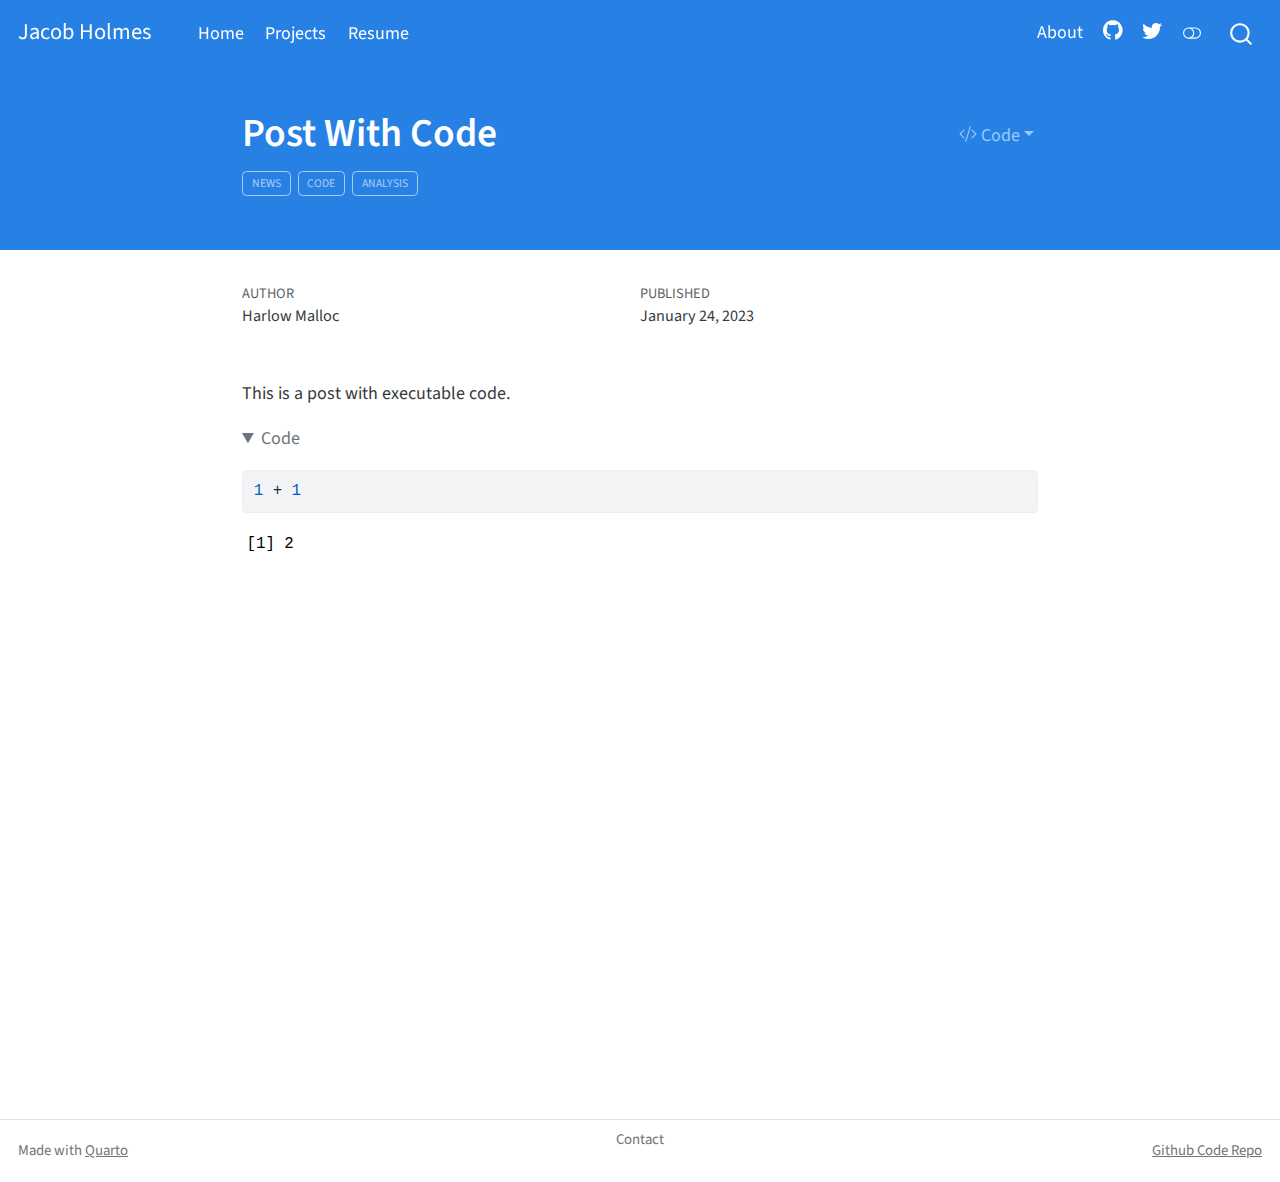
<file: docs/posts/post-with-code/index.html>
<!DOCTYPE html>
<html xmlns="http://www.w3.org/1999/xhtml" lang="en" xml:lang="en"><head>
<meta http-equiv="Content-Type" content="text/html; charset=UTF-8">
<meta charset="utf-8">
<meta name="generator" content="quarto-1.2.313">
<meta name="viewport" content="width=device-width, initial-scale=1.0, user-scalable=yes">
<meta name="author" content="Harlow Malloc">
<meta name="dcterms.date" content="2023-01-24">
<title>Jacob Holmes - Post With Code</title>
<style>
code{white-space: pre-wrap;}
span.smallcaps{font-variant: small-caps;}
div.columns{display: flex; gap: min(4vw, 1.5em);}
div.column{flex: auto; overflow-x: auto;}
div.hanging-indent{margin-left: 1.5em; text-indent: -1.5em;}
ul.task-list{list-style: none;}
ul.task-list li input[type="checkbox"] {
  width: 0.8em;
  margin: 0 0.8em 0.2em -1.6em;
  vertical-align: middle;
}
pre > code.sourceCode { white-space: pre; position: relative; }
pre > code.sourceCode > span { display: inline-block; line-height: 1.25; }
pre > code.sourceCode > span:empty { height: 1.2em; }
.sourceCode { overflow: visible; }
code.sourceCode > span { color: inherit; text-decoration: inherit; }
div.sourceCode { margin: 1em 0; }
pre.sourceCode { margin: 0; }
@media screen {
div.sourceCode { overflow: auto; }
}
@media print {
pre > code.sourceCode { white-space: pre-wrap; }
pre > code.sourceCode > span { text-indent: -5em; padding-left: 5em; }
}
pre.numberSource code
  { counter-reset: source-line 0; }
pre.numberSource code > span
  { position: relative; left: -4em; counter-increment: source-line; }
pre.numberSource code > span > a:first-child::before
  { content: counter(source-line);
    position: relative; left: -1em; text-align: right; vertical-align: baseline;
    border: none; display: inline-block;
    -webkit-touch-callout: none; -webkit-user-select: none;
    -khtml-user-select: none; -moz-user-select: none;
    -ms-user-select: none; user-select: none;
    padding: 0 4px; width: 4em;
    color: #aaaaaa;
  }
pre.numberSource { margin-left: 3em; border-left: 1px solid #aaaaaa;  padding-left: 4px; }
div.sourceCode
  {   }
@media screen {
pre > code.sourceCode > span > a:first-child::before { text-decoration: underline; }
}
code span.al { color: #ff0000; font-weight: bold; } /* Alert */
code span.an { color: #60a0b0; font-weight: bold; font-style: italic; } /* Annotation */
code span.at { color: #7d9029; } /* Attribute */
code span.bn { color: #40a070; } /* BaseN */
code span.bu { color: #008000; } /* BuiltIn */
code span.cf { color: #007020; font-weight: bold; } /* ControlFlow */
code span.ch { color: #4070a0; } /* Char */
code span.cn { color: #880000; } /* Constant */
code span.co { color: #60a0b0; font-style: italic; } /* Comment */
code span.cv { color: #60a0b0; font-weight: bold; font-style: italic; } /* CommentVar */
code span.do { color: #ba2121; font-style: italic; } /* Documentation */
code span.dt { color: #902000; } /* DataType */
code span.dv { color: #40a070; } /* DecVal */
code span.er { color: #ff0000; font-weight: bold; } /* Error */
code span.ex { } /* Extension */
code span.fl { color: #40a070; } /* Float */
code span.fu { color: #06287e; } /* Function */
code span.im { color: #008000; font-weight: bold; } /* Import */
code span.in { color: #60a0b0; font-weight: bold; font-style: italic; } /* Information */
code span.kw { color: #007020; font-weight: bold; } /* Keyword */
code span.op { color: #666666; } /* Operator */
code span.ot { color: #007020; } /* Other */
code span.pp { color: #bc7a00; } /* Preprocessor */
code span.sc { color: #4070a0; } /* SpecialChar */
code span.ss { color: #bb6688; } /* SpecialString */
code span.st { color: #4070a0; } /* String */
code span.va { color: #19177c; } /* Variable */
code span.vs { color: #4070a0; } /* VerbatimString */
code span.wa { color: #60a0b0; font-weight: bold; font-style: italic; } /* Warning */
</style>

<script src="../../site_libs/quarto-nav/quarto-nav.js"></script>
<script src="../../site_libs/quarto-nav/headroom.min.js"></script>
<script src="../../site_libs/clipboard/clipboard.min.js"></script>
<script src="../../site_libs/quarto-search/autocomplete.umd.js"></script>
<script src="../../site_libs/quarto-search/fuse.min.js"></script>
<script src="../../site_libs/quarto-search/quarto-search.js"></script>
<meta name="quarto:offset" content="../../">
<link href="../../image.jpg" rel="icon" type="image/jpeg">
<script src="../../site_libs/quarto-html/quarto.js"></script>
<script src="../../site_libs/quarto-html/popper.min.js"></script>
<script src="../../site_libs/quarto-html/tippy.umd.min.js"></script>
<script src="../../site_libs/quarto-html/anchor.min.js"></script>
<link href="../../site_libs/quarto-html/tippy.css" rel="stylesheet">
<link href="../../site_libs/quarto-html/quarto-syntax-highlighting.css" rel="stylesheet" class="quarto-color-scheme" id="quarto-text-highlighting-styles">
<link href="../../site_libs/quarto-html/quarto-syntax-highlighting-dark.css" rel="prefetch" class="quarto-color-scheme quarto-color-alternate" id="quarto-text-highlighting-styles">
<script src="../../site_libs/bootstrap/bootstrap.min.js"></script>
<link href="../../site_libs/bootstrap/bootstrap-icons.css" rel="stylesheet">
<link href="../../site_libs/bootstrap/bootstrap.min.css" rel="stylesheet" class="quarto-color-scheme" id="quarto-bootstrap" data-mode="light">
<link href="../../site_libs/bootstrap/bootstrap-dark.min.css" rel="prefetch" class="quarto-color-scheme quarto-color-alternate" id="quarto-bootstrap" data-mode="dark"><script id="quarto-search-options" type="application/json">{
  "location": "navbar",
  "copy-button": false,
  "collapse-after": 3,
  "panel-placement": "end",
  "type": "overlay",
  "limit": 20,
  "language": {
    "search-no-results-text": "No results",
    "search-matching-documents-text": "matching documents",
    "search-copy-link-title": "Copy link to search",
    "search-hide-matches-text": "Hide additional matches",
    "search-more-match-text": "more match in this document",
    "search-more-matches-text": "more matches in this document",
    "search-clear-button-title": "Clear",
    "search-detached-cancel-button-title": "Cancel",
    "search-submit-button-title": "Submit"
  }
}</script>
</head>
<body class="nav-fixed fullcontent">

<div id="quarto-search-results"></div>
  <header id="quarto-header" class="headroom fixed-top"><nav class="navbar navbar-expand-lg navbar-dark "><div class="navbar-container container-fluid">
      <div class="navbar-brand-container">
    <a class="navbar-brand" href="../../index.html">
    <span class="navbar-title">Jacob Holmes</span>
    </a>
  </div>
          <button class="navbar-toggler" type="button" data-bs-toggle="collapse" data-bs-target="#navbarCollapse" aria-controls="navbarCollapse" aria-expanded="false" aria-label="Toggle navigation" onclick="if (window.quartoToggleHeadroom) { window.quartoToggleHeadroom(); }">
  <span class="navbar-toggler-icon"></span>
</button>
          <div class="collapse navbar-collapse" id="navbarCollapse">
            <ul class="navbar-nav navbar-nav-scroll me-auto">
<li class="nav-item">
    <a class="nav-link" href="../../index.html">
 <span class="menu-text">Home</span></a>
  </li>  
  <li class="nav-item">
    <a class="nav-link" href="../../project.html">
 <span class="menu-text">Projects</span></a>
  </li>  
  <li class="nav-item">
    <a class="nav-link" href="../../resume.html">
 <span class="menu-text">Resume</span></a>
  </li>  
</ul>
<ul class="navbar-nav navbar-nav-scroll ms-auto">
<li class="nav-item">
    <a class="nav-link" href="../../about.html">
 <span class="menu-text">About</span></a>
  </li>  
  <li class="nav-item compact">
    <a class="nav-link" href="https://github.com/jholmesw"><i class="bi bi-github" role="img">
</i> 
 <span class="menu-text"></span></a>
  </li>  
  <li class="nav-item compact">
    <a class="nav-link" href="https://twitter.com/Jacob___Holmes"><i class="bi bi-twitter" role="img">
</i> 
 <span class="menu-text"></span></a>
  </li>  
</ul>
<div class="quarto-toggle-container">
                  <a href="" class="quarto-color-scheme-toggle nav-link" onclick="window.quartoToggleColorScheme(); return false;" title="Toggle dark mode"><i class="bi"></i></a>
              </div>
              <div id="quarto-search" class="" title="Search"></div>
          </div> <!-- /navcollapse -->
      </div> <!-- /container-fluid -->
    </nav></header><!-- content --><header id="title-block-header" class="quarto-title-block default page-columns page-full"><div class="quarto-title-banner page-columns page-full">
    <div class="quarto-title column-body">
      <div class="quarto-title-block"><div><h1 class="title">Post With Code</h1><button type="button" class="btn code-tools-button dropdown-toggle" id="quarto-code-tools-menu" data-bs-toggle="dropdown" aria-expanded="false"><i class="bi"></i> Code</button><ul class="dropdown-menu dropdown-menu-end" aria-labelelledby="quarto-code-tools-menu"><li><a id="quarto-show-all-code" class="dropdown-item" href="javascript:void(0)" role="button">Show All Code</a></li><li><a id="quarto-hide-all-code" class="dropdown-item" href="javascript:void(0)" role="button">Hide All Code</a></li><li><hr class="dropdown-divider"></li><li><a id="quarto-view-source" class="dropdown-item" href="javascript:void(0)" role="button">View Source</a></li></ul></div></div>
                                <div class="quarto-categories">
                <div class="quarto-category">news</div>
                <div class="quarto-category">code</div>
                <div class="quarto-category">analysis</div>
              </div>
                  </div>
  </div>
    
  
  <div class="quarto-title-meta">

      <div>
      <div class="quarto-title-meta-heading">Author</div>
      <div class="quarto-title-meta-contents">
               <p>Harlow Malloc </p>
            </div>
    </div>
      
      <div>
      <div class="quarto-title-meta-heading">Published</div>
      <div class="quarto-title-meta-contents">
        <p class="date">January 24, 2023</p>
      </div>
    </div>
    
      
    </div>
    
  
  </header><div id="quarto-content" class="quarto-container page-columns page-rows-contents page-layout-article page-navbar">
<!-- sidebar -->
<!-- margin-sidebar -->
    
<!-- main -->
<main class="content quarto-banner-title-block" id="quarto-document-content"><p>This is a post with executable code.</p>
<div class="cell">
<details open=""><summary>Code</summary><div class="sourceCode" id="cb1"><pre class="downlit sourceCode r code-with-copy"><code class="sourceCode R"><span><span class="fl">1</span> <span class="op">+</span> <span class="fl">1</span></span></code><button title="Copy to Clipboard" class="code-copy-button"><i class="bi"></i></button></pre></div>
</details><div class="cell-output cell-output-stdout">
<pre><code>[1] 2</code></pre>
</div>
</div>


<!-- -->


</main><!-- /main --><script id="quarto-html-after-body" type="application/javascript">
window.document.addEventListener("DOMContentLoaded", function (event) {
  const toggleBodyColorMode = (bsSheetEl) => {
    const mode = bsSheetEl.getAttribute("data-mode");
    const bodyEl = window.document.querySelector("body");
    if (mode === "dark") {
      bodyEl.classList.add("quarto-dark");
      bodyEl.classList.remove("quarto-light");
    } else {
      bodyEl.classList.add("quarto-light");
      bodyEl.classList.remove("quarto-dark");
    }
  }
  const toggleBodyColorPrimary = () => {
    const bsSheetEl = window.document.querySelector("link#quarto-bootstrap");
    if (bsSheetEl) {
      toggleBodyColorMode(bsSheetEl);
    }
  }
  toggleBodyColorPrimary();  
  const disableStylesheet = (stylesheets) => {
    for (let i=0; i < stylesheets.length; i++) {
      const stylesheet = stylesheets[i];
      stylesheet.rel = 'prefetch';
    }
  }
  const enableStylesheet = (stylesheets) => {
    for (let i=0; i < stylesheets.length; i++) {
      const stylesheet = stylesheets[i];
      stylesheet.rel = 'stylesheet';
    }
  }
  const manageTransitions = (selector, allowTransitions) => {
    const els = window.document.querySelectorAll(selector);
    for (let i=0; i < els.length; i++) {
      const el = els[i];
      if (allowTransitions) {
        el.classList.remove('notransition');
      } else {
        el.classList.add('notransition');
      }
    }
  }
  const toggleColorMode = (alternate) => {
    // Switch the stylesheets
    const alternateStylesheets = window.document.querySelectorAll('link.quarto-color-scheme.quarto-color-alternate');
    manageTransitions('#quarto-margin-sidebar .nav-link', false);
    if (alternate) {
      enableStylesheet(alternateStylesheets);
      for (const sheetNode of alternateStylesheets) {
        if (sheetNode.id === "quarto-bootstrap") {
          toggleBodyColorMode(sheetNode);
        }
      }
    } else {
      disableStylesheet(alternateStylesheets);
      toggleBodyColorPrimary();
    }
    manageTransitions('#quarto-margin-sidebar .nav-link', true);
    // Switch the toggles
    const toggles = window.document.querySelectorAll('.quarto-color-scheme-toggle');
    for (let i=0; i < toggles.length; i++) {
      const toggle = toggles[i];
      if (toggle) {
        if (alternate) {
          toggle.classList.add("alternate");     
        } else {
          toggle.classList.remove("alternate");
        }
      }
    }
    // Hack to workaround the fact that safari doesn't
    // properly recolor the scrollbar when toggling (#1455)
    if (navigator.userAgent.indexOf('Safari') > 0 && navigator.userAgent.indexOf('Chrome') == -1) {
      manageTransitions("body", false);
      window.scrollTo(0, 1);
      setTimeout(() => {
        window.scrollTo(0, 0);
        manageTransitions("body", true);
      }, 40);  
    }
  }
  const isFileUrl = () => { 
    return window.location.protocol === 'file:';
  }
  const hasAlternateSentinel = () => {  
    let styleSentinel = getColorSchemeSentinel();
    if (styleSentinel !== null) {
      return styleSentinel === "alternate";
    } else {
      return false;
    }
  }
  const setStyleSentinel = (alternate) => {
    const value = alternate ? "alternate" : "default";
    if (!isFileUrl()) {
      window.localStorage.setItem("quarto-color-scheme", value);
    } else {
      localAlternateSentinel = value;
    }
  }
  const getColorSchemeSentinel = () => {
    if (!isFileUrl()) {
      const storageValue = window.localStorage.getItem("quarto-color-scheme");
      return storageValue != null ? storageValue : localAlternateSentinel;
    } else {
      return localAlternateSentinel;
    }
  }
  let localAlternateSentinel = 'default';
  // Dark / light mode switch
  window.quartoToggleColorScheme = () => {
    // Read the current dark / light value 
    let toAlternate = !hasAlternateSentinel();
    toggleColorMode(toAlternate);
    setStyleSentinel(toAlternate);
  };
  // Ensure there is a toggle, if there isn't float one in the top right
  if (window.document.querySelector('.quarto-color-scheme-toggle') === null) {
    const a = window.document.createElement('a');
    a.classList.add('top-right');
    a.classList.add('quarto-color-scheme-toggle');
    a.href = "";
    a.onclick = function() { try { window.quartoToggleColorScheme(); } catch {} return false; };
    const i = window.document.createElement("i");
    i.classList.add('bi');
    a.appendChild(i);
    window.document.body.appendChild(a);
  }
  // Switch to dark mode if need be
  if (hasAlternateSentinel()) {
    toggleColorMode(true);
  } else {
    toggleColorMode(false);
  }
  const icon = "";
  const anchorJS = new window.AnchorJS();
  anchorJS.options = {
    placement: 'right',
    icon: icon
  };
  anchorJS.add('.anchored');
  const clipboard = new window.ClipboardJS('.code-copy-button', {
    target: function(trigger) {
      return trigger.previousElementSibling;
    }
  });
  clipboard.on('success', function(e) {
    // button target
    const button = e.trigger;
    // don't keep focus
    button.blur();
    // flash "checked"
    button.classList.add('code-copy-button-checked');
    var currentTitle = button.getAttribute("title");
    button.setAttribute("title", "Copied!");
    let tooltip;
    if (window.bootstrap) {
      button.setAttribute("data-bs-toggle", "tooltip");
      button.setAttribute("data-bs-placement", "left");
      button.setAttribute("data-bs-title", "Copied!");
      tooltip = new bootstrap.Tooltip(button, 
        { trigger: "manual", 
          customClass: "code-copy-button-tooltip",
          offset: [0, -8]});
      tooltip.show();    
    }
    setTimeout(function() {
      if (tooltip) {
        tooltip.hide();
        button.removeAttribute("data-bs-title");
        button.removeAttribute("data-bs-toggle");
        button.removeAttribute("data-bs-placement");
      }
      button.setAttribute("title", currentTitle);
      button.classList.remove('code-copy-button-checked');
    }, 1000);
    // clear code selection
    e.clearSelection();
  });
  const viewSource = window.document.getElementById('quarto-view-source') ||
                     window.document.getElementById('quarto-code-tools-source');
  if (viewSource) {
    const sourceUrl = viewSource.getAttribute("data-quarto-source-url");
    viewSource.addEventListener("click", function(e) {
      if (sourceUrl) {
        // rstudio viewer pane
        if (/\bcapabilities=\b/.test(window.location)) {
          window.open(sourceUrl);
        } else {
          window.location.href = sourceUrl;
        }
      } else {
        const modal = new bootstrap.Modal(document.getElementById('quarto-embedded-source-code-modal'));
        modal.show();
      }
      return false;
    });
  }
  function toggleCodeHandler(show) {
    return function(e) {
      const detailsSrc = window.document.querySelectorAll(".cell > details > .sourceCode");
      for (let i=0; i<detailsSrc.length; i++) {
        const details = detailsSrc[i].parentElement;
        if (show) {
          details.open = true;
        } else {
          details.removeAttribute("open");
        }
      }
      const cellCodeDivs = window.document.querySelectorAll(".cell > .sourceCode");
      const fromCls = show ? "hidden" : "unhidden";
      const toCls = show ? "unhidden" : "hidden";
      for (let i=0; i<cellCodeDivs.length; i++) {
        const codeDiv = cellCodeDivs[i];
        if (codeDiv.classList.contains(fromCls)) {
          codeDiv.classList.remove(fromCls);
          codeDiv.classList.add(toCls);
        } 
      }
      return false;
    }
  }
  const hideAllCode = window.document.getElementById("quarto-hide-all-code");
  if (hideAllCode) {
    hideAllCode.addEventListener("click", toggleCodeHandler(false));
  }
  const showAllCode = window.document.getElementById("quarto-show-all-code");
  if (showAllCode) {
    showAllCode.addEventListener("click", toggleCodeHandler(true));
  }
  function tippyHover(el, contentFn) {
    const config = {
      allowHTML: true,
      content: contentFn,
      maxWidth: 500,
      delay: 100,
      arrow: false,
      appendTo: function(el) {
          return el.parentElement;
      },
      interactive: true,
      interactiveBorder: 10,
      theme: 'quarto',
      placement: 'bottom-start'
    };
    window.tippy(el, config); 
  }
  const noterefs = window.document.querySelectorAll('a[role="doc-noteref"]');
  for (var i=0; i<noterefs.length; i++) {
    const ref = noterefs[i];
    tippyHover(ref, function() {
      // use id or data attribute instead here
      let href = ref.getAttribute('data-footnote-href') || ref.getAttribute('href');
      try { href = new URL(href).hash; } catch {}
      const id = href.replace(/^#\/?/, "");
      const note = window.document.getElementById(id);
      return note.innerHTML;
    });
  }
  const findCites = (el) => {
    const parentEl = el.parentElement;
    if (parentEl) {
      const cites = parentEl.dataset.cites;
      if (cites) {
        return {
          el,
          cites: cites.split(' ')
        };
      } else {
        return findCites(el.parentElement)
      }
    } else {
      return undefined;
    }
  };
  var bibliorefs = window.document.querySelectorAll('a[role="doc-biblioref"]');
  for (var i=0; i<bibliorefs.length; i++) {
    const ref = bibliorefs[i];
    const citeInfo = findCites(ref);
    if (citeInfo) {
      tippyHover(citeInfo.el, function() {
        var popup = window.document.createElement('div');
        citeInfo.cites.forEach(function(cite) {
          var citeDiv = window.document.createElement('div');
          citeDiv.classList.add('hanging-indent');
          citeDiv.classList.add('csl-entry');
          var biblioDiv = window.document.getElementById('ref-' + cite);
          if (biblioDiv) {
            citeDiv.innerHTML = biblioDiv.innerHTML;
          }
          popup.appendChild(citeDiv);
        });
        return popup.innerHTML;
      });
    }
  }
});
</script><div class="modal fade" id="quarto-embedded-source-code-modal" tabindex="-1" aria-labelledby="quarto-embedded-source-code-modal-label" aria-hidden="true"><div class="modal-dialog modal-dialog-scrollable"><div class="modal-content"><div class="modal-header"><h5 class="modal-title" id="quarto-embedded-source-code-modal-label">Source Code</h5><button class="btn-close" data-bs-dismiss="modal"></button></div><div class="modal-body"><div class="">
<div class="sourceCode" id="cb3" data-shortcodes="false"><pre class="sourceCode markdown code-with-copy"><code class="sourceCode markdown"><span id="cb3-1"><a href="#cb3-1" aria-hidden="true" tabindex="-1"></a><span class="co">---</span></span>
<span id="cb3-2"><a href="#cb3-2" aria-hidden="true" tabindex="-1"></a><span class="an">title:</span><span class="co"> "Post With Code"</span></span>
<span id="cb3-3"><a href="#cb3-3" aria-hidden="true" tabindex="-1"></a><span class="an">author:</span><span class="co"> "Harlow Malloc"</span></span>
<span id="cb3-4"><a href="#cb3-4" aria-hidden="true" tabindex="-1"></a><span class="an">date:</span><span class="co"> "2023-01-24"</span></span>
<span id="cb3-5"><a href="#cb3-5" aria-hidden="true" tabindex="-1"></a><span class="an">categories:</span><span class="co"> [news, code, analysis]</span></span>
<span id="cb3-6"><a href="#cb3-6" aria-hidden="true" tabindex="-1"></a><span class="an">image:</span><span class="co"> "image.jpg"</span></span>
<span id="cb3-7"><a href="#cb3-7" aria-hidden="true" tabindex="-1"></a><span class="co">---</span></span>
<span id="cb3-8"><a href="#cb3-8" aria-hidden="true" tabindex="-1"></a></span>
<span id="cb3-9"><a href="#cb3-9" aria-hidden="true" tabindex="-1"></a>This is a post with executable code.</span>
<span id="cb3-10"><a href="#cb3-10" aria-hidden="true" tabindex="-1"></a></span>
<span id="cb3-13"><a href="#cb3-13" aria-hidden="true" tabindex="-1"></a><span class="in">```{r}</span></span>
<span id="cb3-14"><a href="#cb3-14" aria-hidden="true" tabindex="-1"></a><span class="dv">1</span> <span class="sc">+</span> <span class="dv">1</span></span>
<span id="cb3-15"><a href="#cb3-15" aria-hidden="true" tabindex="-1"></a><span class="in">```</span></span>
</code><button title="Copy to Clipboard" class="code-copy-button"><i class="bi"></i></button></pre></div>
</div></div></div></div></div>
</div> <!-- /content -->
<footer class="footer"><div class="nav-footer">
    <div class="nav-footer-left">Made with <a href="https://quarto.org/">Quarto</a></div>   
      <div class="nav-footer-center">Contact</div>
    <div class="nav-footer-right"><a href="https://github.com/jholmesw">Github Code Repo</a></div>
  </div>
</footer>


</body></html>
</file>
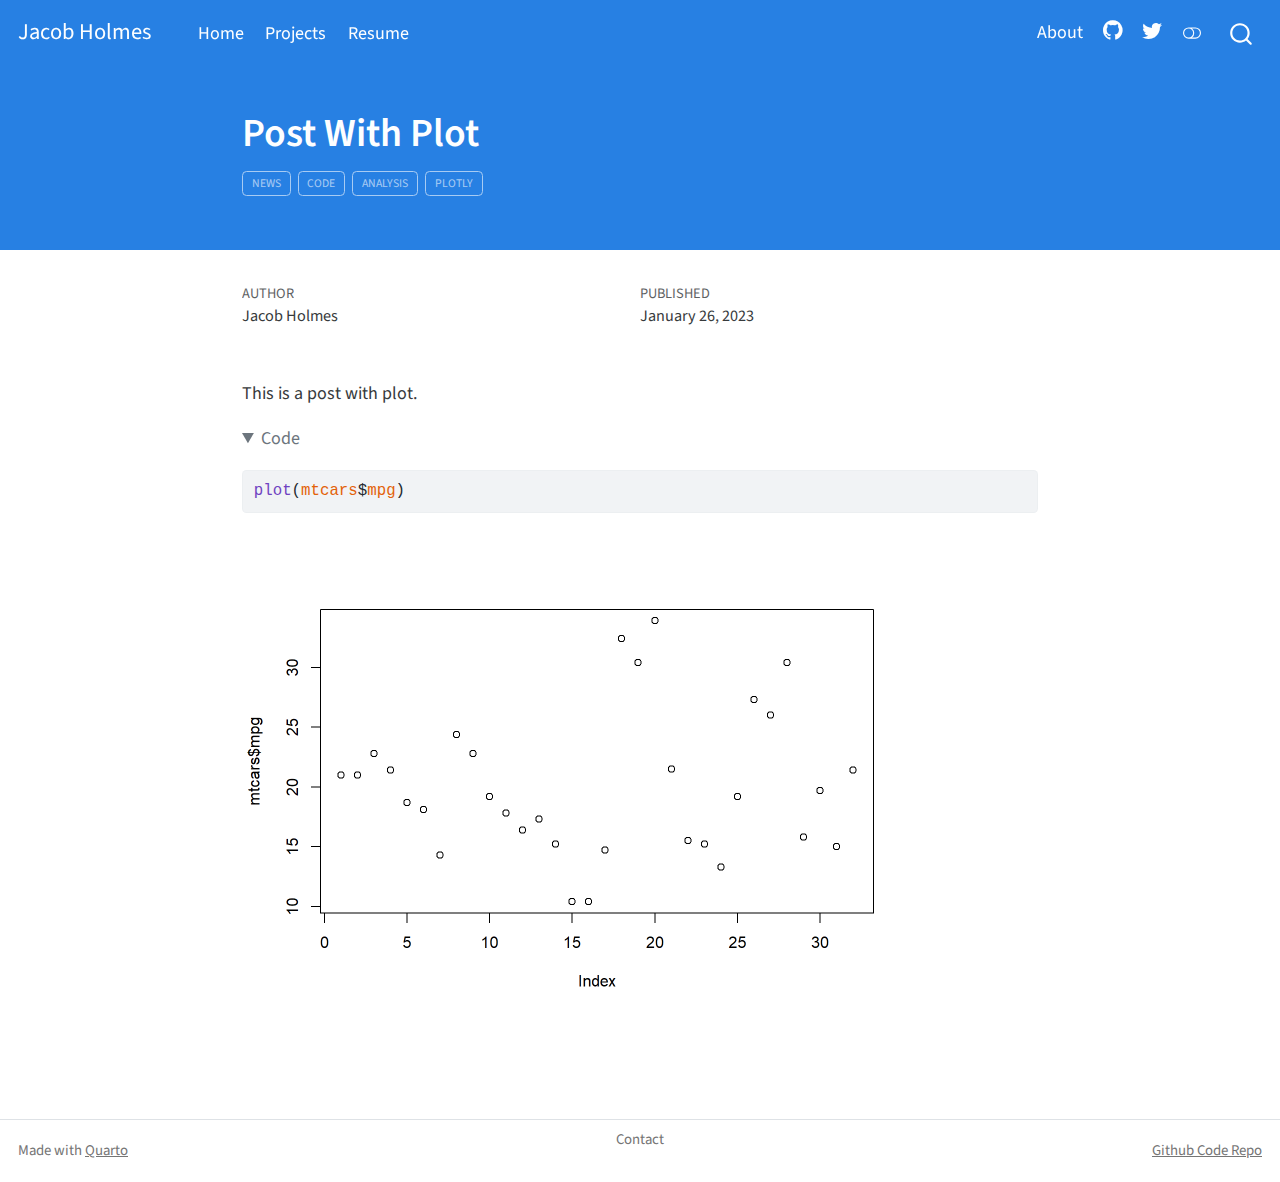
<file: docs/posts/post-with-plot/index.html>
<!DOCTYPE html>
<html xmlns="http://www.w3.org/1999/xhtml" lang="en" xml:lang="en"><head>
<meta http-equiv="Content-Type" content="text/html; charset=UTF-8">
<meta charset="utf-8">
<meta name="generator" content="quarto-1.2.313">
<meta name="viewport" content="width=device-width, initial-scale=1.0, user-scalable=yes">
<meta name="author" content="Jacob Holmes">
<meta name="dcterms.date" content="2023-01-26">
<title>Jacob Holmes - Post With Plot</title>
<style>
code{white-space: pre-wrap;}
span.smallcaps{font-variant: small-caps;}
div.columns{display: flex; gap: min(4vw, 1.5em);}
div.column{flex: auto; overflow-x: auto;}
div.hanging-indent{margin-left: 1.5em; text-indent: -1.5em;}
ul.task-list{list-style: none;}
ul.task-list li input[type="checkbox"] {
  width: 0.8em;
  margin: 0 0.8em 0.2em -1.6em;
  vertical-align: middle;
}
pre > code.sourceCode { white-space: pre; position: relative; }
pre > code.sourceCode > span { display: inline-block; line-height: 1.25; }
pre > code.sourceCode > span:empty { height: 1.2em; }
.sourceCode { overflow: visible; }
code.sourceCode > span { color: inherit; text-decoration: inherit; }
div.sourceCode { margin: 1em 0; }
pre.sourceCode { margin: 0; }
@media screen {
div.sourceCode { overflow: auto; }
}
@media print {
pre > code.sourceCode { white-space: pre-wrap; }
pre > code.sourceCode > span { text-indent: -5em; padding-left: 5em; }
}
pre.numberSource code
  { counter-reset: source-line 0; }
pre.numberSource code > span
  { position: relative; left: -4em; counter-increment: source-line; }
pre.numberSource code > span > a:first-child::before
  { content: counter(source-line);
    position: relative; left: -1em; text-align: right; vertical-align: baseline;
    border: none; display: inline-block;
    -webkit-touch-callout: none; -webkit-user-select: none;
    -khtml-user-select: none; -moz-user-select: none;
    -ms-user-select: none; user-select: none;
    padding: 0 4px; width: 4em;
    color: #aaaaaa;
  }
pre.numberSource { margin-left: 3em; border-left: 1px solid #aaaaaa;  padding-left: 4px; }
div.sourceCode
  {   }
@media screen {
pre > code.sourceCode > span > a:first-child::before { text-decoration: underline; }
}
code span.al { color: #ff0000; font-weight: bold; } /* Alert */
code span.an { color: #60a0b0; font-weight: bold; font-style: italic; } /* Annotation */
code span.at { color: #7d9029; } /* Attribute */
code span.bn { color: #40a070; } /* BaseN */
code span.bu { color: #008000; } /* BuiltIn */
code span.cf { color: #007020; font-weight: bold; } /* ControlFlow */
code span.ch { color: #4070a0; } /* Char */
code span.cn { color: #880000; } /* Constant */
code span.co { color: #60a0b0; font-style: italic; } /* Comment */
code span.cv { color: #60a0b0; font-weight: bold; font-style: italic; } /* CommentVar */
code span.do { color: #ba2121; font-style: italic; } /* Documentation */
code span.dt { color: #902000; } /* DataType */
code span.dv { color: #40a070; } /* DecVal */
code span.er { color: #ff0000; font-weight: bold; } /* Error */
code span.ex { } /* Extension */
code span.fl { color: #40a070; } /* Float */
code span.fu { color: #06287e; } /* Function */
code span.im { color: #008000; font-weight: bold; } /* Import */
code span.in { color: #60a0b0; font-weight: bold; font-style: italic; } /* Information */
code span.kw { color: #007020; font-weight: bold; } /* Keyword */
code span.op { color: #666666; } /* Operator */
code span.ot { color: #007020; } /* Other */
code span.pp { color: #bc7a00; } /* Preprocessor */
code span.sc { color: #4070a0; } /* SpecialChar */
code span.ss { color: #bb6688; } /* SpecialString */
code span.st { color: #4070a0; } /* String */
code span.va { color: #19177c; } /* Variable */
code span.vs { color: #4070a0; } /* VerbatimString */
code span.wa { color: #60a0b0; font-weight: bold; font-style: italic; } /* Warning */
</style>

<script src="../../site_libs/quarto-nav/quarto-nav.js"></script>
<script src="../../site_libs/quarto-nav/headroom.min.js"></script>
<script src="../../site_libs/clipboard/clipboard.min.js"></script>
<script src="../../site_libs/quarto-search/autocomplete.umd.js"></script>
<script src="../../site_libs/quarto-search/fuse.min.js"></script>
<script src="../../site_libs/quarto-search/quarto-search.js"></script>
<meta name="quarto:offset" content="../../">
<link href="../../image.jpg" rel="icon" type="image/jpeg">
<script src="../../site_libs/quarto-html/quarto.js"></script>
<script src="../../site_libs/quarto-html/popper.min.js"></script>
<script src="../../site_libs/quarto-html/tippy.umd.min.js"></script>
<script src="../../site_libs/quarto-html/anchor.min.js"></script>
<link href="../../site_libs/quarto-html/tippy.css" rel="stylesheet">
<link href="../../site_libs/quarto-html/quarto-syntax-highlighting.css" rel="stylesheet" class="quarto-color-scheme" id="quarto-text-highlighting-styles">
<link href="../../site_libs/quarto-html/quarto-syntax-highlighting-dark.css" rel="prefetch" class="quarto-color-scheme quarto-color-alternate" id="quarto-text-highlighting-styles">
<script src="../../site_libs/bootstrap/bootstrap.min.js"></script>
<link href="../../site_libs/bootstrap/bootstrap-icons.css" rel="stylesheet">
<link href="../../site_libs/bootstrap/bootstrap.min.css" rel="stylesheet" class="quarto-color-scheme" id="quarto-bootstrap" data-mode="light">
<link href="../../site_libs/bootstrap/bootstrap-dark.min.css" rel="prefetch" class="quarto-color-scheme quarto-color-alternate" id="quarto-bootstrap" data-mode="dark"><script id="quarto-search-options" type="application/json">{
  "location": "navbar",
  "copy-button": false,
  "collapse-after": 3,
  "panel-placement": "end",
  "type": "overlay",
  "limit": 20,
  "language": {
    "search-no-results-text": "No results",
    "search-matching-documents-text": "matching documents",
    "search-copy-link-title": "Copy link to search",
    "search-hide-matches-text": "Hide additional matches",
    "search-more-match-text": "more match in this document",
    "search-more-matches-text": "more matches in this document",
    "search-clear-button-title": "Clear",
    "search-detached-cancel-button-title": "Cancel",
    "search-submit-button-title": "Submit"
  }
}</script>
</head>
<body class="nav-fixed fullcontent">

<div id="quarto-search-results"></div>
  <header id="quarto-header" class="headroom fixed-top"><nav class="navbar navbar-expand-lg navbar-dark "><div class="navbar-container container-fluid">
      <div class="navbar-brand-container">
    <a class="navbar-brand" href="../../index.html">
    <span class="navbar-title">Jacob Holmes</span>
    </a>
  </div>
          <button class="navbar-toggler" type="button" data-bs-toggle="collapse" data-bs-target="#navbarCollapse" aria-controls="navbarCollapse" aria-expanded="false" aria-label="Toggle navigation" onclick="if (window.quartoToggleHeadroom) { window.quartoToggleHeadroom(); }">
  <span class="navbar-toggler-icon"></span>
</button>
          <div class="collapse navbar-collapse" id="navbarCollapse">
            <ul class="navbar-nav navbar-nav-scroll me-auto">
<li class="nav-item">
    <a class="nav-link" href="../../index.html">
 <span class="menu-text">Home</span></a>
  </li>  
  <li class="nav-item">
    <a class="nav-link" href="../../project.html">
 <span class="menu-text">Projects</span></a>
  </li>  
  <li class="nav-item">
    <a class="nav-link" href="../../resume.html">
 <span class="menu-text">Resume</span></a>
  </li>  
</ul>
<ul class="navbar-nav navbar-nav-scroll ms-auto">
<li class="nav-item">
    <a class="nav-link" href="../../about.html">
 <span class="menu-text">About</span></a>
  </li>  
  <li class="nav-item compact">
    <a class="nav-link" href="https://github.com/jholmesw"><i class="bi bi-github" role="img">
</i> 
 <span class="menu-text"></span></a>
  </li>  
  <li class="nav-item compact">
    <a class="nav-link" href="https://twitter.com/Jacob___Holmes"><i class="bi bi-twitter" role="img">
</i> 
 <span class="menu-text"></span></a>
  </li>  
</ul>
<div class="quarto-toggle-container">
                  <a href="" class="quarto-color-scheme-toggle nav-link" onclick="window.quartoToggleColorScheme(); return false;" title="Toggle dark mode"><i class="bi"></i></a>
              </div>
              <div id="quarto-search" class="" title="Search"></div>
          </div> <!-- /navcollapse -->
      </div> <!-- /container-fluid -->
    </nav></header><!-- content --><header id="title-block-header" class="quarto-title-block default page-columns page-full"><div class="quarto-title-banner page-columns page-full">
    <div class="quarto-title column-body">
      <h1 class="title">Post With Plot</h1>
                                <div class="quarto-categories">
                <div class="quarto-category">news</div>
                <div class="quarto-category">code</div>
                <div class="quarto-category">analysis</div>
                <div class="quarto-category">plotly</div>
              </div>
                  </div>
  </div>
    
  
  <div class="quarto-title-meta">

      <div>
      <div class="quarto-title-meta-heading">Author</div>
      <div class="quarto-title-meta-contents">
               <p>Jacob Holmes </p>
            </div>
    </div>
      
      <div>
      <div class="quarto-title-meta-heading">Published</div>
      <div class="quarto-title-meta-contents">
        <p class="date">January 26, 2023</p>
      </div>
    </div>
    
      
    </div>
    
  
  </header><div id="quarto-content" class="quarto-container page-columns page-rows-contents page-layout-article page-navbar">
<!-- sidebar -->
<!-- margin-sidebar -->
    
<!-- main -->
<main class="content quarto-banner-title-block" id="quarto-document-content"><p>This is a post with plot.</p>
<div class="cell">
<details open=""><summary>Code</summary><div class="sourceCode" id="cb1"><pre class="downlit sourceCode r code-with-copy"><code class="sourceCode R"><span><span class="fu"><a href="https://rdrr.io/r/graphics/plot.default.html">plot</a></span><span class="op">(</span><span class="va">mtcars</span><span class="op">$</span><span class="va">mpg</span><span class="op">)</span></span></code><button title="Copy to Clipboard" class="code-copy-button"><i class="bi"></i></button></pre></div>
</details><div class="cell-output-display">
<p><img src="index_files/figure-html/unnamed-chunk-1-1.png" class="img-fluid" width="672"></p>
</div>
</div>



</main><!-- /main --><script id="quarto-html-after-body" type="application/javascript">
window.document.addEventListener("DOMContentLoaded", function (event) {
  const toggleBodyColorMode = (bsSheetEl) => {
    const mode = bsSheetEl.getAttribute("data-mode");
    const bodyEl = window.document.querySelector("body");
    if (mode === "dark") {
      bodyEl.classList.add("quarto-dark");
      bodyEl.classList.remove("quarto-light");
    } else {
      bodyEl.classList.add("quarto-light");
      bodyEl.classList.remove("quarto-dark");
    }
  }
  const toggleBodyColorPrimary = () => {
    const bsSheetEl = window.document.querySelector("link#quarto-bootstrap");
    if (bsSheetEl) {
      toggleBodyColorMode(bsSheetEl);
    }
  }
  toggleBodyColorPrimary();  
  const disableStylesheet = (stylesheets) => {
    for (let i=0; i < stylesheets.length; i++) {
      const stylesheet = stylesheets[i];
      stylesheet.rel = 'prefetch';
    }
  }
  const enableStylesheet = (stylesheets) => {
    for (let i=0; i < stylesheets.length; i++) {
      const stylesheet = stylesheets[i];
      stylesheet.rel = 'stylesheet';
    }
  }
  const manageTransitions = (selector, allowTransitions) => {
    const els = window.document.querySelectorAll(selector);
    for (let i=0; i < els.length; i++) {
      const el = els[i];
      if (allowTransitions) {
        el.classList.remove('notransition');
      } else {
        el.classList.add('notransition');
      }
    }
  }
  const toggleColorMode = (alternate) => {
    // Switch the stylesheets
    const alternateStylesheets = window.document.querySelectorAll('link.quarto-color-scheme.quarto-color-alternate');
    manageTransitions('#quarto-margin-sidebar .nav-link', false);
    if (alternate) {
      enableStylesheet(alternateStylesheets);
      for (const sheetNode of alternateStylesheets) {
        if (sheetNode.id === "quarto-bootstrap") {
          toggleBodyColorMode(sheetNode);
        }
      }
    } else {
      disableStylesheet(alternateStylesheets);
      toggleBodyColorPrimary();
    }
    manageTransitions('#quarto-margin-sidebar .nav-link', true);
    // Switch the toggles
    const toggles = window.document.querySelectorAll('.quarto-color-scheme-toggle');
    for (let i=0; i < toggles.length; i++) {
      const toggle = toggles[i];
      if (toggle) {
        if (alternate) {
          toggle.classList.add("alternate");     
        } else {
          toggle.classList.remove("alternate");
        }
      }
    }
    // Hack to workaround the fact that safari doesn't
    // properly recolor the scrollbar when toggling (#1455)
    if (navigator.userAgent.indexOf('Safari') > 0 && navigator.userAgent.indexOf('Chrome') == -1) {
      manageTransitions("body", false);
      window.scrollTo(0, 1);
      setTimeout(() => {
        window.scrollTo(0, 0);
        manageTransitions("body", true);
      }, 40);  
    }
  }
  const isFileUrl = () => { 
    return window.location.protocol === 'file:';
  }
  const hasAlternateSentinel = () => {  
    let styleSentinel = getColorSchemeSentinel();
    if (styleSentinel !== null) {
      return styleSentinel === "alternate";
    } else {
      return false;
    }
  }
  const setStyleSentinel = (alternate) => {
    const value = alternate ? "alternate" : "default";
    if (!isFileUrl()) {
      window.localStorage.setItem("quarto-color-scheme", value);
    } else {
      localAlternateSentinel = value;
    }
  }
  const getColorSchemeSentinel = () => {
    if (!isFileUrl()) {
      const storageValue = window.localStorage.getItem("quarto-color-scheme");
      return storageValue != null ? storageValue : localAlternateSentinel;
    } else {
      return localAlternateSentinel;
    }
  }
  let localAlternateSentinel = 'default';
  // Dark / light mode switch
  window.quartoToggleColorScheme = () => {
    // Read the current dark / light value 
    let toAlternate = !hasAlternateSentinel();
    toggleColorMode(toAlternate);
    setStyleSentinel(toAlternate);
  };
  // Ensure there is a toggle, if there isn't float one in the top right
  if (window.document.querySelector('.quarto-color-scheme-toggle') === null) {
    const a = window.document.createElement('a');
    a.classList.add('top-right');
    a.classList.add('quarto-color-scheme-toggle');
    a.href = "";
    a.onclick = function() { try { window.quartoToggleColorScheme(); } catch {} return false; };
    const i = window.document.createElement("i");
    i.classList.add('bi');
    a.appendChild(i);
    window.document.body.appendChild(a);
  }
  // Switch to dark mode if need be
  if (hasAlternateSentinel()) {
    toggleColorMode(true);
  } else {
    toggleColorMode(false);
  }
  const icon = "";
  const anchorJS = new window.AnchorJS();
  anchorJS.options = {
    placement: 'right',
    icon: icon
  };
  anchorJS.add('.anchored');
  const clipboard = new window.ClipboardJS('.code-copy-button', {
    target: function(trigger) {
      return trigger.previousElementSibling;
    }
  });
  clipboard.on('success', function(e) {
    // button target
    const button = e.trigger;
    // don't keep focus
    button.blur();
    // flash "checked"
    button.classList.add('code-copy-button-checked');
    var currentTitle = button.getAttribute("title");
    button.setAttribute("title", "Copied!");
    let tooltip;
    if (window.bootstrap) {
      button.setAttribute("data-bs-toggle", "tooltip");
      button.setAttribute("data-bs-placement", "left");
      button.setAttribute("data-bs-title", "Copied!");
      tooltip = new bootstrap.Tooltip(button, 
        { trigger: "manual", 
          customClass: "code-copy-button-tooltip",
          offset: [0, -8]});
      tooltip.show();    
    }
    setTimeout(function() {
      if (tooltip) {
        tooltip.hide();
        button.removeAttribute("data-bs-title");
        button.removeAttribute("data-bs-toggle");
        button.removeAttribute("data-bs-placement");
      }
      button.setAttribute("title", currentTitle);
      button.classList.remove('code-copy-button-checked');
    }, 1000);
    // clear code selection
    e.clearSelection();
  });
  function tippyHover(el, contentFn) {
    const config = {
      allowHTML: true,
      content: contentFn,
      maxWidth: 500,
      delay: 100,
      arrow: false,
      appendTo: function(el) {
          return el.parentElement;
      },
      interactive: true,
      interactiveBorder: 10,
      theme: 'quarto',
      placement: 'bottom-start'
    };
    window.tippy(el, config); 
  }
  const noterefs = window.document.querySelectorAll('a[role="doc-noteref"]');
  for (var i=0; i<noterefs.length; i++) {
    const ref = noterefs[i];
    tippyHover(ref, function() {
      // use id or data attribute instead here
      let href = ref.getAttribute('data-footnote-href') || ref.getAttribute('href');
      try { href = new URL(href).hash; } catch {}
      const id = href.replace(/^#\/?/, "");
      const note = window.document.getElementById(id);
      return note.innerHTML;
    });
  }
  const findCites = (el) => {
    const parentEl = el.parentElement;
    if (parentEl) {
      const cites = parentEl.dataset.cites;
      if (cites) {
        return {
          el,
          cites: cites.split(' ')
        };
      } else {
        return findCites(el.parentElement)
      }
    } else {
      return undefined;
    }
  };
  var bibliorefs = window.document.querySelectorAll('a[role="doc-biblioref"]');
  for (var i=0; i<bibliorefs.length; i++) {
    const ref = bibliorefs[i];
    const citeInfo = findCites(ref);
    if (citeInfo) {
      tippyHover(citeInfo.el, function() {
        var popup = window.document.createElement('div');
        citeInfo.cites.forEach(function(cite) {
          var citeDiv = window.document.createElement('div');
          citeDiv.classList.add('hanging-indent');
          citeDiv.classList.add('csl-entry');
          var biblioDiv = window.document.getElementById('ref-' + cite);
          if (biblioDiv) {
            citeDiv.innerHTML = biblioDiv.innerHTML;
          }
          popup.appendChild(citeDiv);
        });
        return popup.innerHTML;
      });
    }
  }
});
</script>
</div> <!-- /content -->
<footer class="footer"><div class="nav-footer">
    <div class="nav-footer-left">Made with <a href="https://quarto.org/">Quarto</a></div>   
      <div class="nav-footer-center">Contact</div>
    <div class="nav-footer-right"><a href="https://github.com/jholmesw">Github Code Repo</a></div>
  </div>
</footer>


</body></html>
</file>
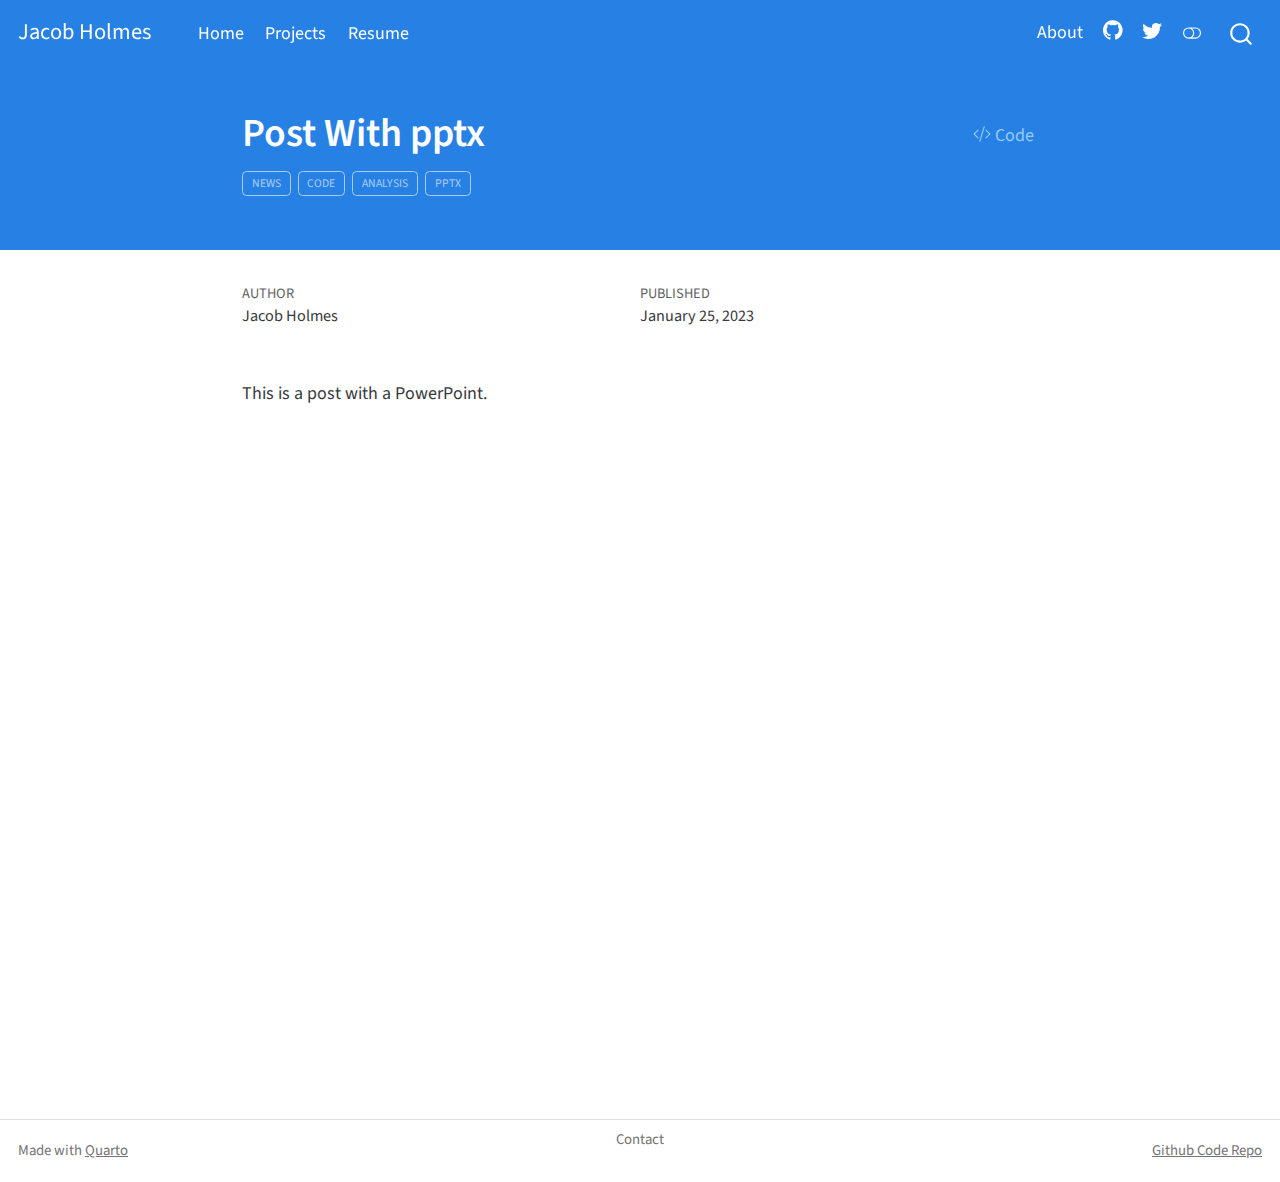
<file: docs/posts/post-with-pptx/index.html>
<!DOCTYPE html>
<html xmlns="http://www.w3.org/1999/xhtml" lang="en" xml:lang="en"><head>

<meta charset="utf-8">
<meta name="generator" content="quarto-1.2.313">

<meta name="viewport" content="width=device-width, initial-scale=1.0, user-scalable=yes">

<meta name="author" content="Jacob Holmes">
<meta name="dcterms.date" content="2023-01-25">

<title>Jacob Holmes - Post With pptx</title>
<style>
code{white-space: pre-wrap;}
span.smallcaps{font-variant: small-caps;}
div.columns{display: flex; gap: min(4vw, 1.5em);}
div.column{flex: auto; overflow-x: auto;}
div.hanging-indent{margin-left: 1.5em; text-indent: -1.5em;}
ul.task-list{list-style: none;}
ul.task-list li input[type="checkbox"] {
  width: 0.8em;
  margin: 0 0.8em 0.2em -1.6em;
  vertical-align: middle;
}
pre > code.sourceCode { white-space: pre; position: relative; }
pre > code.sourceCode > span { display: inline-block; line-height: 1.25; }
pre > code.sourceCode > span:empty { height: 1.2em; }
.sourceCode { overflow: visible; }
code.sourceCode > span { color: inherit; text-decoration: inherit; }
div.sourceCode { margin: 1em 0; }
pre.sourceCode { margin: 0; }
@media screen {
div.sourceCode { overflow: auto; }
}
@media print {
pre > code.sourceCode { white-space: pre-wrap; }
pre > code.sourceCode > span { text-indent: -5em; padding-left: 5em; }
}
pre.numberSource code
  { counter-reset: source-line 0; }
pre.numberSource code > span
  { position: relative; left: -4em; counter-increment: source-line; }
pre.numberSource code > span > a:first-child::before
  { content: counter(source-line);
    position: relative; left: -1em; text-align: right; vertical-align: baseline;
    border: none; display: inline-block;
    -webkit-touch-callout: none; -webkit-user-select: none;
    -khtml-user-select: none; -moz-user-select: none;
    -ms-user-select: none; user-select: none;
    padding: 0 4px; width: 4em;
    color: #aaaaaa;
  }
pre.numberSource { margin-left: 3em; border-left: 1px solid #aaaaaa;  padding-left: 4px; }
div.sourceCode
  {   }
@media screen {
pre > code.sourceCode > span > a:first-child::before { text-decoration: underline; }
}
code span.al { color: #ff0000; font-weight: bold; } /* Alert */
code span.an { color: #60a0b0; font-weight: bold; font-style: italic; } /* Annotation */
code span.at { color: #7d9029; } /* Attribute */
code span.bn { color: #40a070; } /* BaseN */
code span.bu { color: #008000; } /* BuiltIn */
code span.cf { color: #007020; font-weight: bold; } /* ControlFlow */
code span.ch { color: #4070a0; } /* Char */
code span.cn { color: #880000; } /* Constant */
code span.co { color: #60a0b0; font-style: italic; } /* Comment */
code span.cv { color: #60a0b0; font-weight: bold; font-style: italic; } /* CommentVar */
code span.do { color: #ba2121; font-style: italic; } /* Documentation */
code span.dt { color: #902000; } /* DataType */
code span.dv { color: #40a070; } /* DecVal */
code span.er { color: #ff0000; font-weight: bold; } /* Error */
code span.ex { } /* Extension */
code span.fl { color: #40a070; } /* Float */
code span.fu { color: #06287e; } /* Function */
code span.im { color: #008000; font-weight: bold; } /* Import */
code span.in { color: #60a0b0; font-weight: bold; font-style: italic; } /* Information */
code span.kw { color: #007020; font-weight: bold; } /* Keyword */
code span.op { color: #666666; } /* Operator */
code span.ot { color: #007020; } /* Other */
code span.pp { color: #bc7a00; } /* Preprocessor */
code span.sc { color: #4070a0; } /* SpecialChar */
code span.ss { color: #bb6688; } /* SpecialString */
code span.st { color: #4070a0; } /* String */
code span.va { color: #19177c; } /* Variable */
code span.vs { color: #4070a0; } /* VerbatimString */
code span.wa { color: #60a0b0; font-weight: bold; font-style: italic; } /* Warning */
</style>


<script src="../../site_libs/quarto-nav/quarto-nav.js"></script>
<script src="../../site_libs/quarto-nav/headroom.min.js"></script>
<script src="../../site_libs/clipboard/clipboard.min.js"></script>
<script src="../../site_libs/quarto-search/autocomplete.umd.js"></script>
<script src="../../site_libs/quarto-search/fuse.min.js"></script>
<script src="../../site_libs/quarto-search/quarto-search.js"></script>
<meta name="quarto:offset" content="../../">
<link href="../../image.jpg" rel="icon" type="image/jpeg">
<script src="../../site_libs/quarto-html/quarto.js"></script>
<script src="../../site_libs/quarto-html/popper.min.js"></script>
<script src="../../site_libs/quarto-html/tippy.umd.min.js"></script>
<script src="../../site_libs/quarto-html/anchor.min.js"></script>
<link href="../../site_libs/quarto-html/tippy.css" rel="stylesheet">
<link href="../../site_libs/quarto-html/quarto-syntax-highlighting.css" rel="stylesheet" class="quarto-color-scheme" id="quarto-text-highlighting-styles">
<link href="../../site_libs/quarto-html/quarto-syntax-highlighting-dark.css" rel="prefetch" class="quarto-color-scheme quarto-color-alternate" id="quarto-text-highlighting-styles">
<script src="../../site_libs/bootstrap/bootstrap.min.js"></script>
<link href="../../site_libs/bootstrap/bootstrap-icons.css" rel="stylesheet">
<link href="../../site_libs/bootstrap/bootstrap.min.css" rel="stylesheet" class="quarto-color-scheme" id="quarto-bootstrap" data-mode="light">
<link href="../../site_libs/bootstrap/bootstrap-dark.min.css" rel="prefetch" class="quarto-color-scheme quarto-color-alternate" id="quarto-bootstrap" data-mode="dark">
<script id="quarto-search-options" type="application/json">{
  "location": "navbar",
  "copy-button": false,
  "collapse-after": 3,
  "panel-placement": "end",
  "type": "overlay",
  "limit": 20,
  "language": {
    "search-no-results-text": "No results",
    "search-matching-documents-text": "matching documents",
    "search-copy-link-title": "Copy link to search",
    "search-hide-matches-text": "Hide additional matches",
    "search-more-match-text": "more match in this document",
    "search-more-matches-text": "more matches in this document",
    "search-clear-button-title": "Clear",
    "search-detached-cancel-button-title": "Cancel",
    "search-submit-button-title": "Submit"
  }
}</script>


</head>

<body class="nav-fixed fullcontent">

<div id="quarto-search-results"></div>
  <header id="quarto-header" class="headroom fixed-top">
    <nav class="navbar navbar-expand-lg navbar-dark ">
      <div class="navbar-container container-fluid">
      <div class="navbar-brand-container">
    <a class="navbar-brand" href="../../index.html">
    <span class="navbar-title">Jacob Holmes</span>
    </a>
  </div>
          <button class="navbar-toggler" type="button" data-bs-toggle="collapse" data-bs-target="#navbarCollapse" aria-controls="navbarCollapse" aria-expanded="false" aria-label="Toggle navigation" onclick="if (window.quartoToggleHeadroom) { window.quartoToggleHeadroom(); }">
  <span class="navbar-toggler-icon"></span>
</button>
          <div class="collapse navbar-collapse" id="navbarCollapse">
            <ul class="navbar-nav navbar-nav-scroll me-auto">
  <li class="nav-item">
    <a class="nav-link" href="../../index.html">
 <span class="menu-text">Home</span></a>
  </li>  
  <li class="nav-item">
    <a class="nav-link" href="../../project.html">
 <span class="menu-text">Projects</span></a>
  </li>  
  <li class="nav-item">
    <a class="nav-link" href="../../resume.html">
 <span class="menu-text">Resume</span></a>
  </li>  
</ul>
            <ul class="navbar-nav navbar-nav-scroll ms-auto">
  <li class="nav-item">
    <a class="nav-link" href="../../about.html">
 <span class="menu-text">About</span></a>
  </li>  
  <li class="nav-item compact">
    <a class="nav-link" href="https://github.com/jholmesw"><i class="bi bi-github" role="img">
</i> 
 <span class="menu-text"></span></a>
  </li>  
  <li class="nav-item compact">
    <a class="nav-link" href="https://twitter.com/Jacob___Holmes"><i class="bi bi-twitter" role="img">
</i> 
 <span class="menu-text"></span></a>
  </li>  
</ul>
              <div class="quarto-toggle-container">
                  <a href="" class="quarto-color-scheme-toggle nav-link" onclick="window.quartoToggleColorScheme(); return false;" title="Toggle dark mode"><i class="bi"></i></a>
              </div>
              <div id="quarto-search" class="" title="Search"></div>
          </div> <!-- /navcollapse -->
      </div> <!-- /container-fluid -->
    </nav>
</header>
<!-- content -->
<header id="title-block-header" class="quarto-title-block default page-columns page-full">
  <div class="quarto-title-banner page-columns page-full">
    <div class="quarto-title column-body">
      <div class="quarto-title-block"><div><h1 class="title">Post With pptx</h1><button type="button" class="btn code-tools-button" id="quarto-code-tools-source"><i class="bi"></i> Code</button></div></div>
                                <div class="quarto-categories">
                <div class="quarto-category">news</div>
                <div class="quarto-category">code</div>
                <div class="quarto-category">analysis</div>
                <div class="quarto-category">pptx</div>
              </div>
                  </div>
  </div>
    
  
  <div class="quarto-title-meta">

      <div>
      <div class="quarto-title-meta-heading">Author</div>
      <div class="quarto-title-meta-contents">
               <p>Jacob Holmes </p>
            </div>
    </div>
      
      <div>
      <div class="quarto-title-meta-heading">Published</div>
      <div class="quarto-title-meta-contents">
        <p class="date">January 25, 2023</p>
      </div>
    </div>
    
      
    </div>
    
  
  </header><div id="quarto-content" class="quarto-container page-columns page-rows-contents page-layout-article page-navbar">
<!-- sidebar -->
<!-- margin-sidebar -->
    
<!-- main -->
<main class="content quarto-banner-title-block" id="quarto-document-content">




<p>This is a post with a PowerPoint.</p>
<iframe src="https://uark-my.sharepoint.com/personal/jwholmes_uark_edu/_layouts/15/Doc.aspx?sourcedoc={b6f5a5aa-a605-444c-9a74-02075bc9a861}&amp;action=embedview&amp;wdAr=1.7777777777777777" width="700px" height="400px" frameborder="0">
This is an embedded <a target="_blank" href="https://office.com">Microsoft Office</a> presentation, powered by <a target="_blank" href="https://office.com/webapps">Office</a>.
</iframe>


<!-- -->


</main> <!-- /main -->
<script id="quarto-html-after-body" type="application/javascript">
window.document.addEventListener("DOMContentLoaded", function (event) {
  const toggleBodyColorMode = (bsSheetEl) => {
    const mode = bsSheetEl.getAttribute("data-mode");
    const bodyEl = window.document.querySelector("body");
    if (mode === "dark") {
      bodyEl.classList.add("quarto-dark");
      bodyEl.classList.remove("quarto-light");
    } else {
      bodyEl.classList.add("quarto-light");
      bodyEl.classList.remove("quarto-dark");
    }
  }
  const toggleBodyColorPrimary = () => {
    const bsSheetEl = window.document.querySelector("link#quarto-bootstrap");
    if (bsSheetEl) {
      toggleBodyColorMode(bsSheetEl);
    }
  }
  toggleBodyColorPrimary();  
  const disableStylesheet = (stylesheets) => {
    for (let i=0; i < stylesheets.length; i++) {
      const stylesheet = stylesheets[i];
      stylesheet.rel = 'prefetch';
    }
  }
  const enableStylesheet = (stylesheets) => {
    for (let i=0; i < stylesheets.length; i++) {
      const stylesheet = stylesheets[i];
      stylesheet.rel = 'stylesheet';
    }
  }
  const manageTransitions = (selector, allowTransitions) => {
    const els = window.document.querySelectorAll(selector);
    for (let i=0; i < els.length; i++) {
      const el = els[i];
      if (allowTransitions) {
        el.classList.remove('notransition');
      } else {
        el.classList.add('notransition');
      }
    }
  }
  const toggleColorMode = (alternate) => {
    // Switch the stylesheets
    const alternateStylesheets = window.document.querySelectorAll('link.quarto-color-scheme.quarto-color-alternate');
    manageTransitions('#quarto-margin-sidebar .nav-link', false);
    if (alternate) {
      enableStylesheet(alternateStylesheets);
      for (const sheetNode of alternateStylesheets) {
        if (sheetNode.id === "quarto-bootstrap") {
          toggleBodyColorMode(sheetNode);
        }
      }
    } else {
      disableStylesheet(alternateStylesheets);
      toggleBodyColorPrimary();
    }
    manageTransitions('#quarto-margin-sidebar .nav-link', true);
    // Switch the toggles
    const toggles = window.document.querySelectorAll('.quarto-color-scheme-toggle');
    for (let i=0; i < toggles.length; i++) {
      const toggle = toggles[i];
      if (toggle) {
        if (alternate) {
          toggle.classList.add("alternate");     
        } else {
          toggle.classList.remove("alternate");
        }
      }
    }
    // Hack to workaround the fact that safari doesn't
    // properly recolor the scrollbar when toggling (#1455)
    if (navigator.userAgent.indexOf('Safari') > 0 && navigator.userAgent.indexOf('Chrome') == -1) {
      manageTransitions("body", false);
      window.scrollTo(0, 1);
      setTimeout(() => {
        window.scrollTo(0, 0);
        manageTransitions("body", true);
      }, 40);  
    }
  }
  const isFileUrl = () => { 
    return window.location.protocol === 'file:';
  }
  const hasAlternateSentinel = () => {  
    let styleSentinel = getColorSchemeSentinel();
    if (styleSentinel !== null) {
      return styleSentinel === "alternate";
    } else {
      return false;
    }
  }
  const setStyleSentinel = (alternate) => {
    const value = alternate ? "alternate" : "default";
    if (!isFileUrl()) {
      window.localStorage.setItem("quarto-color-scheme", value);
    } else {
      localAlternateSentinel = value;
    }
  }
  const getColorSchemeSentinel = () => {
    if (!isFileUrl()) {
      const storageValue = window.localStorage.getItem("quarto-color-scheme");
      return storageValue != null ? storageValue : localAlternateSentinel;
    } else {
      return localAlternateSentinel;
    }
  }
  let localAlternateSentinel = 'default';
  // Dark / light mode switch
  window.quartoToggleColorScheme = () => {
    // Read the current dark / light value 
    let toAlternate = !hasAlternateSentinel();
    toggleColorMode(toAlternate);
    setStyleSentinel(toAlternate);
  };
  // Ensure there is a toggle, if there isn't float one in the top right
  if (window.document.querySelector('.quarto-color-scheme-toggle') === null) {
    const a = window.document.createElement('a');
    a.classList.add('top-right');
    a.classList.add('quarto-color-scheme-toggle');
    a.href = "";
    a.onclick = function() { try { window.quartoToggleColorScheme(); } catch {} return false; };
    const i = window.document.createElement("i");
    i.classList.add('bi');
    a.appendChild(i);
    window.document.body.appendChild(a);
  }
  // Switch to dark mode if need be
  if (hasAlternateSentinel()) {
    toggleColorMode(true);
  } else {
    toggleColorMode(false);
  }
  const icon = "";
  const anchorJS = new window.AnchorJS();
  anchorJS.options = {
    placement: 'right',
    icon: icon
  };
  anchorJS.add('.anchored');
  const clipboard = new window.ClipboardJS('.code-copy-button', {
    target: function(trigger) {
      return trigger.previousElementSibling;
    }
  });
  clipboard.on('success', function(e) {
    // button target
    const button = e.trigger;
    // don't keep focus
    button.blur();
    // flash "checked"
    button.classList.add('code-copy-button-checked');
    var currentTitle = button.getAttribute("title");
    button.setAttribute("title", "Copied!");
    let tooltip;
    if (window.bootstrap) {
      button.setAttribute("data-bs-toggle", "tooltip");
      button.setAttribute("data-bs-placement", "left");
      button.setAttribute("data-bs-title", "Copied!");
      tooltip = new bootstrap.Tooltip(button, 
        { trigger: "manual", 
          customClass: "code-copy-button-tooltip",
          offset: [0, -8]});
      tooltip.show();    
    }
    setTimeout(function() {
      if (tooltip) {
        tooltip.hide();
        button.removeAttribute("data-bs-title");
        button.removeAttribute("data-bs-toggle");
        button.removeAttribute("data-bs-placement");
      }
      button.setAttribute("title", currentTitle);
      button.classList.remove('code-copy-button-checked');
    }, 1000);
    // clear code selection
    e.clearSelection();
  });
  const viewSource = window.document.getElementById('quarto-view-source') ||
                     window.document.getElementById('quarto-code-tools-source');
  if (viewSource) {
    const sourceUrl = viewSource.getAttribute("data-quarto-source-url");
    viewSource.addEventListener("click", function(e) {
      if (sourceUrl) {
        // rstudio viewer pane
        if (/\bcapabilities=\b/.test(window.location)) {
          window.open(sourceUrl);
        } else {
          window.location.href = sourceUrl;
        }
      } else {
        const modal = new bootstrap.Modal(document.getElementById('quarto-embedded-source-code-modal'));
        modal.show();
      }
      return false;
    });
  }
  function toggleCodeHandler(show) {
    return function(e) {
      const detailsSrc = window.document.querySelectorAll(".cell > details > .sourceCode");
      for (let i=0; i<detailsSrc.length; i++) {
        const details = detailsSrc[i].parentElement;
        if (show) {
          details.open = true;
        } else {
          details.removeAttribute("open");
        }
      }
      const cellCodeDivs = window.document.querySelectorAll(".cell > .sourceCode");
      const fromCls = show ? "hidden" : "unhidden";
      const toCls = show ? "unhidden" : "hidden";
      for (let i=0; i<cellCodeDivs.length; i++) {
        const codeDiv = cellCodeDivs[i];
        if (codeDiv.classList.contains(fromCls)) {
          codeDiv.classList.remove(fromCls);
          codeDiv.classList.add(toCls);
        } 
      }
      return false;
    }
  }
  const hideAllCode = window.document.getElementById("quarto-hide-all-code");
  if (hideAllCode) {
    hideAllCode.addEventListener("click", toggleCodeHandler(false));
  }
  const showAllCode = window.document.getElementById("quarto-show-all-code");
  if (showAllCode) {
    showAllCode.addEventListener("click", toggleCodeHandler(true));
  }
  function tippyHover(el, contentFn) {
    const config = {
      allowHTML: true,
      content: contentFn,
      maxWidth: 500,
      delay: 100,
      arrow: false,
      appendTo: function(el) {
          return el.parentElement;
      },
      interactive: true,
      interactiveBorder: 10,
      theme: 'quarto',
      placement: 'bottom-start'
    };
    window.tippy(el, config); 
  }
  const noterefs = window.document.querySelectorAll('a[role="doc-noteref"]');
  for (var i=0; i<noterefs.length; i++) {
    const ref = noterefs[i];
    tippyHover(ref, function() {
      // use id or data attribute instead here
      let href = ref.getAttribute('data-footnote-href') || ref.getAttribute('href');
      try { href = new URL(href).hash; } catch {}
      const id = href.replace(/^#\/?/, "");
      const note = window.document.getElementById(id);
      return note.innerHTML;
    });
  }
  const findCites = (el) => {
    const parentEl = el.parentElement;
    if (parentEl) {
      const cites = parentEl.dataset.cites;
      if (cites) {
        return {
          el,
          cites: cites.split(' ')
        };
      } else {
        return findCites(el.parentElement)
      }
    } else {
      return undefined;
    }
  };
  var bibliorefs = window.document.querySelectorAll('a[role="doc-biblioref"]');
  for (var i=0; i<bibliorefs.length; i++) {
    const ref = bibliorefs[i];
    const citeInfo = findCites(ref);
    if (citeInfo) {
      tippyHover(citeInfo.el, function() {
        var popup = window.document.createElement('div');
        citeInfo.cites.forEach(function(cite) {
          var citeDiv = window.document.createElement('div');
          citeDiv.classList.add('hanging-indent');
          citeDiv.classList.add('csl-entry');
          var biblioDiv = window.document.getElementById('ref-' + cite);
          if (biblioDiv) {
            citeDiv.innerHTML = biblioDiv.innerHTML;
          }
          popup.appendChild(citeDiv);
        });
        return popup.innerHTML;
      });
    }
  }
});
</script><div class="modal fade" id="quarto-embedded-source-code-modal" tabindex="-1" aria-labelledby="quarto-embedded-source-code-modal-label" aria-hidden="true"><div class="modal-dialog modal-dialog-scrollable"><div class="modal-content"><div class="modal-header"><h5 class="modal-title" id="quarto-embedded-source-code-modal-label">Source Code</h5><button class="btn-close" data-bs-dismiss="modal"></button></div><div class="modal-body"><div class="">
<div class="sourceCode" id="cb1" data-shortcodes="false"><pre class="sourceCode markdown code-with-copy"><code class="sourceCode markdown"><span id="cb1-1"><a href="#cb1-1" aria-hidden="true" tabindex="-1"></a><span class="co">---</span></span>
<span id="cb1-2"><a href="#cb1-2" aria-hidden="true" tabindex="-1"></a><span class="an">title:</span><span class="co"> "Post With pptx"</span></span>
<span id="cb1-3"><a href="#cb1-3" aria-hidden="true" tabindex="-1"></a><span class="an">author:</span><span class="co"> "Jacob Holmes"</span></span>
<span id="cb1-4"><a href="#cb1-4" aria-hidden="true" tabindex="-1"></a><span class="an">date:</span><span class="co"> "2023-01-25"</span></span>
<span id="cb1-5"><a href="#cb1-5" aria-hidden="true" tabindex="-1"></a><span class="an">categories:</span><span class="co"> [news, code, analysis, pptx]</span></span>
<span id="cb1-6"><a href="#cb1-6" aria-hidden="true" tabindex="-1"></a><span class="an">image:</span><span class="co"> "image.jpg"</span></span>
<span id="cb1-7"><a href="#cb1-7" aria-hidden="true" tabindex="-1"></a><span class="co">---</span></span>
<span id="cb1-8"><a href="#cb1-8" aria-hidden="true" tabindex="-1"></a></span>
<span id="cb1-9"><a href="#cb1-9" aria-hidden="true" tabindex="-1"></a>This is a post with a PowerPoint.</span>
<span id="cb1-10"><a href="#cb1-10" aria-hidden="true" tabindex="-1"></a></span>
<span id="cb1-11"><a href="#cb1-11" aria-hidden="true" tabindex="-1"></a><span class="kw">&lt;iframe</span> <span class="er">src</span><span class="ot">=</span><span class="st">"https://uark-my.sharepoint.com/personal/jwholmes_uark_edu/_layouts/15/Doc.aspx?sourcedoc={b6f5a5aa-a605-444c-9a74-02075bc9a861}</span><span class="dv">&amp;amp;</span><span class="st">action=embedview</span><span class="dv">&amp;amp;</span><span class="st">wdAr=1.7777777777777777"</span> <span class="er">width</span><span class="ot">=</span><span class="st">"700px"</span> <span class="er">height</span><span class="ot">=</span><span class="st">"400px"</span> <span class="er">frameborder</span><span class="ot">=</span><span class="st">"0"</span><span class="kw">&gt;</span>This is an embedded <span class="kw">&lt;a</span> <span class="er">target</span><span class="ot">=</span><span class="st">"_blank"</span> <span class="er">href</span><span class="ot">=</span><span class="st">"https://office.com"</span><span class="kw">&gt;</span>Microsoft Office<span class="kw">&lt;/a&gt;</span> presentation, powered by <span class="kw">&lt;a</span> <span class="er">target</span><span class="ot">=</span><span class="st">"_blank"</span> <span class="er">href</span><span class="ot">=</span><span class="st">"https://office.com/webapps"</span><span class="kw">&gt;</span>Office<span class="kw">&lt;/a&gt;</span>.<span class="kw">&lt;/iframe&gt;</span></span></code><button title="Copy to Clipboard" class="code-copy-button"><i class="bi"></i></button></pre></div>
</div></div></div></div></div>
</div> <!-- /content -->
<footer class="footer">
  <div class="nav-footer">
    <div class="nav-footer-left">Made with <a href="https://quarto.org/">Quarto</a></div>   
      <div class="nav-footer-center">Contact</div>
    <div class="nav-footer-right"><a href="https://github.com/jholmesw">Github Code Repo</a></div>
  </div>
</footer>



</body></html>
</file>
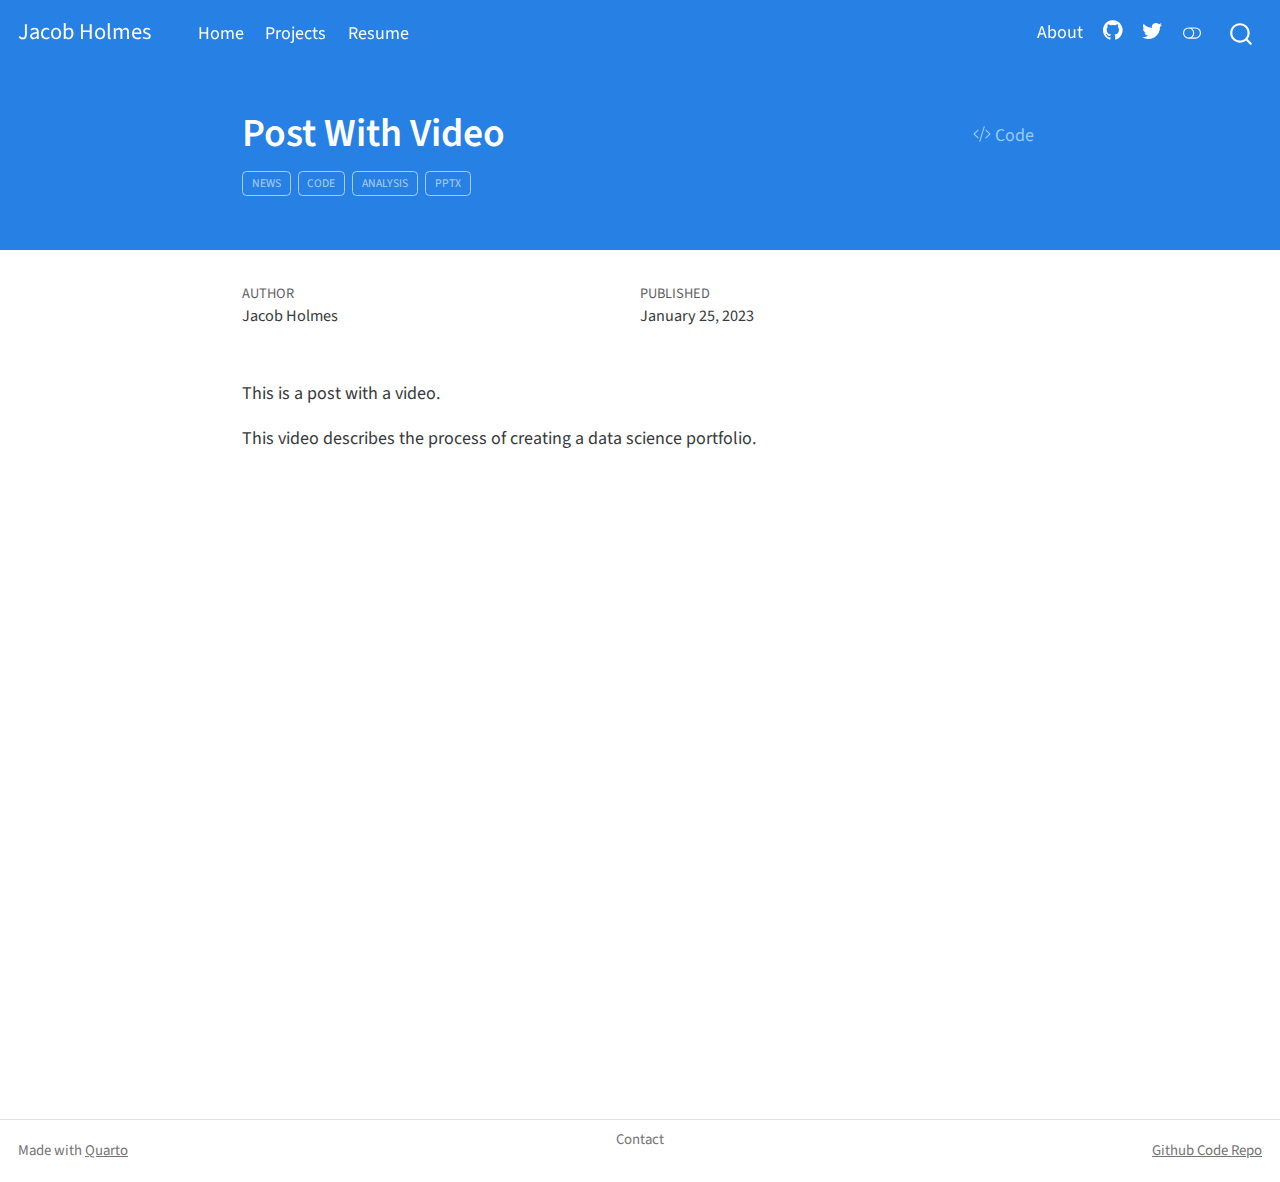
<file: docs/posts/post-with-video/index.html>
<!DOCTYPE html>
<html xmlns="http://www.w3.org/1999/xhtml" lang="en" xml:lang="en"><head>

<meta charset="utf-8">
<meta name="generator" content="quarto-1.2.313">

<meta name="viewport" content="width=device-width, initial-scale=1.0, user-scalable=yes">

<meta name="author" content="Jacob Holmes">
<meta name="dcterms.date" content="2023-01-25">

<title>Jacob Holmes - Post With Video</title>
<style>
code{white-space: pre-wrap;}
span.smallcaps{font-variant: small-caps;}
div.columns{display: flex; gap: min(4vw, 1.5em);}
div.column{flex: auto; overflow-x: auto;}
div.hanging-indent{margin-left: 1.5em; text-indent: -1.5em;}
ul.task-list{list-style: none;}
ul.task-list li input[type="checkbox"] {
  width: 0.8em;
  margin: 0 0.8em 0.2em -1.6em;
  vertical-align: middle;
}
pre > code.sourceCode { white-space: pre; position: relative; }
pre > code.sourceCode > span { display: inline-block; line-height: 1.25; }
pre > code.sourceCode > span:empty { height: 1.2em; }
.sourceCode { overflow: visible; }
code.sourceCode > span { color: inherit; text-decoration: inherit; }
div.sourceCode { margin: 1em 0; }
pre.sourceCode { margin: 0; }
@media screen {
div.sourceCode { overflow: auto; }
}
@media print {
pre > code.sourceCode { white-space: pre-wrap; }
pre > code.sourceCode > span { text-indent: -5em; padding-left: 5em; }
}
pre.numberSource code
  { counter-reset: source-line 0; }
pre.numberSource code > span
  { position: relative; left: -4em; counter-increment: source-line; }
pre.numberSource code > span > a:first-child::before
  { content: counter(source-line);
    position: relative; left: -1em; text-align: right; vertical-align: baseline;
    border: none; display: inline-block;
    -webkit-touch-callout: none; -webkit-user-select: none;
    -khtml-user-select: none; -moz-user-select: none;
    -ms-user-select: none; user-select: none;
    padding: 0 4px; width: 4em;
    color: #aaaaaa;
  }
pre.numberSource { margin-left: 3em; border-left: 1px solid #aaaaaa;  padding-left: 4px; }
div.sourceCode
  {   }
@media screen {
pre > code.sourceCode > span > a:first-child::before { text-decoration: underline; }
}
code span.al { color: #ff0000; font-weight: bold; } /* Alert */
code span.an { color: #60a0b0; font-weight: bold; font-style: italic; } /* Annotation */
code span.at { color: #7d9029; } /* Attribute */
code span.bn { color: #40a070; } /* BaseN */
code span.bu { color: #008000; } /* BuiltIn */
code span.cf { color: #007020; font-weight: bold; } /* ControlFlow */
code span.ch { color: #4070a0; } /* Char */
code span.cn { color: #880000; } /* Constant */
code span.co { color: #60a0b0; font-style: italic; } /* Comment */
code span.cv { color: #60a0b0; font-weight: bold; font-style: italic; } /* CommentVar */
code span.do { color: #ba2121; font-style: italic; } /* Documentation */
code span.dt { color: #902000; } /* DataType */
code span.dv { color: #40a070; } /* DecVal */
code span.er { color: #ff0000; font-weight: bold; } /* Error */
code span.ex { } /* Extension */
code span.fl { color: #40a070; } /* Float */
code span.fu { color: #06287e; } /* Function */
code span.im { color: #008000; font-weight: bold; } /* Import */
code span.in { color: #60a0b0; font-weight: bold; font-style: italic; } /* Information */
code span.kw { color: #007020; font-weight: bold; } /* Keyword */
code span.op { color: #666666; } /* Operator */
code span.ot { color: #007020; } /* Other */
code span.pp { color: #bc7a00; } /* Preprocessor */
code span.sc { color: #4070a0; } /* SpecialChar */
code span.ss { color: #bb6688; } /* SpecialString */
code span.st { color: #4070a0; } /* String */
code span.va { color: #19177c; } /* Variable */
code span.vs { color: #4070a0; } /* VerbatimString */
code span.wa { color: #60a0b0; font-weight: bold; font-style: italic; } /* Warning */
</style>


<script src="../../site_libs/quarto-nav/quarto-nav.js"></script>
<script src="../../site_libs/quarto-nav/headroom.min.js"></script>
<script src="../../site_libs/clipboard/clipboard.min.js"></script>
<script src="../../site_libs/quarto-search/autocomplete.umd.js"></script>
<script src="../../site_libs/quarto-search/fuse.min.js"></script>
<script src="../../site_libs/quarto-search/quarto-search.js"></script>
<meta name="quarto:offset" content="../../">
<link href="../../image.jpg" rel="icon" type="image/jpeg">
<script src="../../site_libs/quarto-html/quarto.js"></script>
<script src="../../site_libs/quarto-html/popper.min.js"></script>
<script src="../../site_libs/quarto-html/tippy.umd.min.js"></script>
<script src="../../site_libs/quarto-html/anchor.min.js"></script>
<link href="../../site_libs/quarto-html/tippy.css" rel="stylesheet">
<link href="../../site_libs/quarto-html/quarto-syntax-highlighting.css" rel="stylesheet" class="quarto-color-scheme" id="quarto-text-highlighting-styles">
<link href="../../site_libs/quarto-html/quarto-syntax-highlighting-dark.css" rel="prefetch" class="quarto-color-scheme quarto-color-alternate" id="quarto-text-highlighting-styles">
<script src="../../site_libs/bootstrap/bootstrap.min.js"></script>
<link href="../../site_libs/bootstrap/bootstrap-icons.css" rel="stylesheet">
<link href="../../site_libs/bootstrap/bootstrap.min.css" rel="stylesheet" class="quarto-color-scheme" id="quarto-bootstrap" data-mode="light">
<link href="../../site_libs/bootstrap/bootstrap-dark.min.css" rel="prefetch" class="quarto-color-scheme quarto-color-alternate" id="quarto-bootstrap" data-mode="dark">
<script id="quarto-search-options" type="application/json">{
  "location": "navbar",
  "copy-button": false,
  "collapse-after": 3,
  "panel-placement": "end",
  "type": "overlay",
  "limit": 20,
  "language": {
    "search-no-results-text": "No results",
    "search-matching-documents-text": "matching documents",
    "search-copy-link-title": "Copy link to search",
    "search-hide-matches-text": "Hide additional matches",
    "search-more-match-text": "more match in this document",
    "search-more-matches-text": "more matches in this document",
    "search-clear-button-title": "Clear",
    "search-detached-cancel-button-title": "Cancel",
    "search-submit-button-title": "Submit"
  }
}</script>


</head>

<body class="nav-fixed fullcontent">

<div id="quarto-search-results"></div>
  <header id="quarto-header" class="headroom fixed-top">
    <nav class="navbar navbar-expand-lg navbar-dark ">
      <div class="navbar-container container-fluid">
      <div class="navbar-brand-container">
    <a class="navbar-brand" href="../../index.html">
    <span class="navbar-title">Jacob Holmes</span>
    </a>
  </div>
          <button class="navbar-toggler" type="button" data-bs-toggle="collapse" data-bs-target="#navbarCollapse" aria-controls="navbarCollapse" aria-expanded="false" aria-label="Toggle navigation" onclick="if (window.quartoToggleHeadroom) { window.quartoToggleHeadroom(); }">
  <span class="navbar-toggler-icon"></span>
</button>
          <div class="collapse navbar-collapse" id="navbarCollapse">
            <ul class="navbar-nav navbar-nav-scroll me-auto">
  <li class="nav-item">
    <a class="nav-link" href="../../index.html">
 <span class="menu-text">Home</span></a>
  </li>  
  <li class="nav-item">
    <a class="nav-link" href="../../project.html">
 <span class="menu-text">Projects</span></a>
  </li>  
  <li class="nav-item">
    <a class="nav-link" href="../../resume.html">
 <span class="menu-text">Resume</span></a>
  </li>  
</ul>
            <ul class="navbar-nav navbar-nav-scroll ms-auto">
  <li class="nav-item">
    <a class="nav-link" href="../../about.html">
 <span class="menu-text">About</span></a>
  </li>  
  <li class="nav-item compact">
    <a class="nav-link" href="https://github.com/jholmesw"><i class="bi bi-github" role="img">
</i> 
 <span class="menu-text"></span></a>
  </li>  
  <li class="nav-item compact">
    <a class="nav-link" href="https://twitter.com/Jacob___Holmes"><i class="bi bi-twitter" role="img">
</i> 
 <span class="menu-text"></span></a>
  </li>  
</ul>
              <div class="quarto-toggle-container">
                  <a href="" class="quarto-color-scheme-toggle nav-link" onclick="window.quartoToggleColorScheme(); return false;" title="Toggle dark mode"><i class="bi"></i></a>
              </div>
              <div id="quarto-search" class="" title="Search"></div>
          </div> <!-- /navcollapse -->
      </div> <!-- /container-fluid -->
    </nav>
</header>
<!-- content -->
<header id="title-block-header" class="quarto-title-block default page-columns page-full">
  <div class="quarto-title-banner page-columns page-full">
    <div class="quarto-title column-body">
      <div class="quarto-title-block"><div><h1 class="title">Post With Video</h1><button type="button" class="btn code-tools-button" id="quarto-code-tools-source"><i class="bi"></i> Code</button></div></div>
                                <div class="quarto-categories">
                <div class="quarto-category">news</div>
                <div class="quarto-category">code</div>
                <div class="quarto-category">analysis</div>
                <div class="quarto-category">pptx</div>
              </div>
                  </div>
  </div>
    
  
  <div class="quarto-title-meta">

      <div>
      <div class="quarto-title-meta-heading">Author</div>
      <div class="quarto-title-meta-contents">
               <p>Jacob Holmes </p>
            </div>
    </div>
      
      <div>
      <div class="quarto-title-meta-heading">Published</div>
      <div class="quarto-title-meta-contents">
        <p class="date">January 25, 2023</p>
      </div>
    </div>
    
      
    </div>
    
  
  </header><div id="quarto-content" class="quarto-container page-columns page-rows-contents page-layout-article page-navbar">
<!-- sidebar -->
<!-- margin-sidebar -->
    
<!-- main -->
<main class="content quarto-banner-title-block" id="quarto-document-content">




<p>This is a post with a video.</p>
<p>This video describes the process of creating a data science portfolio.</p>
<iframe width="560" height="315" src="https://www.youtube.com/embed/xtSFXtDf4cM" title="YouTube video player" frameborder="0" allow="accelerometer; autoplay; clipboard-write; encrypted-media; gyroscope; picture-in-picture; web-share" allowfullscreen="">
</iframe>


<!-- -->


</main> <!-- /main -->
<script id="quarto-html-after-body" type="application/javascript">
window.document.addEventListener("DOMContentLoaded", function (event) {
  const toggleBodyColorMode = (bsSheetEl) => {
    const mode = bsSheetEl.getAttribute("data-mode");
    const bodyEl = window.document.querySelector("body");
    if (mode === "dark") {
      bodyEl.classList.add("quarto-dark");
      bodyEl.classList.remove("quarto-light");
    } else {
      bodyEl.classList.add("quarto-light");
      bodyEl.classList.remove("quarto-dark");
    }
  }
  const toggleBodyColorPrimary = () => {
    const bsSheetEl = window.document.querySelector("link#quarto-bootstrap");
    if (bsSheetEl) {
      toggleBodyColorMode(bsSheetEl);
    }
  }
  toggleBodyColorPrimary();  
  const disableStylesheet = (stylesheets) => {
    for (let i=0; i < stylesheets.length; i++) {
      const stylesheet = stylesheets[i];
      stylesheet.rel = 'prefetch';
    }
  }
  const enableStylesheet = (stylesheets) => {
    for (let i=0; i < stylesheets.length; i++) {
      const stylesheet = stylesheets[i];
      stylesheet.rel = 'stylesheet';
    }
  }
  const manageTransitions = (selector, allowTransitions) => {
    const els = window.document.querySelectorAll(selector);
    for (let i=0; i < els.length; i++) {
      const el = els[i];
      if (allowTransitions) {
        el.classList.remove('notransition');
      } else {
        el.classList.add('notransition');
      }
    }
  }
  const toggleColorMode = (alternate) => {
    // Switch the stylesheets
    const alternateStylesheets = window.document.querySelectorAll('link.quarto-color-scheme.quarto-color-alternate');
    manageTransitions('#quarto-margin-sidebar .nav-link', false);
    if (alternate) {
      enableStylesheet(alternateStylesheets);
      for (const sheetNode of alternateStylesheets) {
        if (sheetNode.id === "quarto-bootstrap") {
          toggleBodyColorMode(sheetNode);
        }
      }
    } else {
      disableStylesheet(alternateStylesheets);
      toggleBodyColorPrimary();
    }
    manageTransitions('#quarto-margin-sidebar .nav-link', true);
    // Switch the toggles
    const toggles = window.document.querySelectorAll('.quarto-color-scheme-toggle');
    for (let i=0; i < toggles.length; i++) {
      const toggle = toggles[i];
      if (toggle) {
        if (alternate) {
          toggle.classList.add("alternate");     
        } else {
          toggle.classList.remove("alternate");
        }
      }
    }
    // Hack to workaround the fact that safari doesn't
    // properly recolor the scrollbar when toggling (#1455)
    if (navigator.userAgent.indexOf('Safari') > 0 && navigator.userAgent.indexOf('Chrome') == -1) {
      manageTransitions("body", false);
      window.scrollTo(0, 1);
      setTimeout(() => {
        window.scrollTo(0, 0);
        manageTransitions("body", true);
      }, 40);  
    }
  }
  const isFileUrl = () => { 
    return window.location.protocol === 'file:';
  }
  const hasAlternateSentinel = () => {  
    let styleSentinel = getColorSchemeSentinel();
    if (styleSentinel !== null) {
      return styleSentinel === "alternate";
    } else {
      return false;
    }
  }
  const setStyleSentinel = (alternate) => {
    const value = alternate ? "alternate" : "default";
    if (!isFileUrl()) {
      window.localStorage.setItem("quarto-color-scheme", value);
    } else {
      localAlternateSentinel = value;
    }
  }
  const getColorSchemeSentinel = () => {
    if (!isFileUrl()) {
      const storageValue = window.localStorage.getItem("quarto-color-scheme");
      return storageValue != null ? storageValue : localAlternateSentinel;
    } else {
      return localAlternateSentinel;
    }
  }
  let localAlternateSentinel = 'default';
  // Dark / light mode switch
  window.quartoToggleColorScheme = () => {
    // Read the current dark / light value 
    let toAlternate = !hasAlternateSentinel();
    toggleColorMode(toAlternate);
    setStyleSentinel(toAlternate);
  };
  // Ensure there is a toggle, if there isn't float one in the top right
  if (window.document.querySelector('.quarto-color-scheme-toggle') === null) {
    const a = window.document.createElement('a');
    a.classList.add('top-right');
    a.classList.add('quarto-color-scheme-toggle');
    a.href = "";
    a.onclick = function() { try { window.quartoToggleColorScheme(); } catch {} return false; };
    const i = window.document.createElement("i");
    i.classList.add('bi');
    a.appendChild(i);
    window.document.body.appendChild(a);
  }
  // Switch to dark mode if need be
  if (hasAlternateSentinel()) {
    toggleColorMode(true);
  } else {
    toggleColorMode(false);
  }
  const icon = "";
  const anchorJS = new window.AnchorJS();
  anchorJS.options = {
    placement: 'right',
    icon: icon
  };
  anchorJS.add('.anchored');
  const clipboard = new window.ClipboardJS('.code-copy-button', {
    target: function(trigger) {
      return trigger.previousElementSibling;
    }
  });
  clipboard.on('success', function(e) {
    // button target
    const button = e.trigger;
    // don't keep focus
    button.blur();
    // flash "checked"
    button.classList.add('code-copy-button-checked');
    var currentTitle = button.getAttribute("title");
    button.setAttribute("title", "Copied!");
    let tooltip;
    if (window.bootstrap) {
      button.setAttribute("data-bs-toggle", "tooltip");
      button.setAttribute("data-bs-placement", "left");
      button.setAttribute("data-bs-title", "Copied!");
      tooltip = new bootstrap.Tooltip(button, 
        { trigger: "manual", 
          customClass: "code-copy-button-tooltip",
          offset: [0, -8]});
      tooltip.show();    
    }
    setTimeout(function() {
      if (tooltip) {
        tooltip.hide();
        button.removeAttribute("data-bs-title");
        button.removeAttribute("data-bs-toggle");
        button.removeAttribute("data-bs-placement");
      }
      button.setAttribute("title", currentTitle);
      button.classList.remove('code-copy-button-checked');
    }, 1000);
    // clear code selection
    e.clearSelection();
  });
  const viewSource = window.document.getElementById('quarto-view-source') ||
                     window.document.getElementById('quarto-code-tools-source');
  if (viewSource) {
    const sourceUrl = viewSource.getAttribute("data-quarto-source-url");
    viewSource.addEventListener("click", function(e) {
      if (sourceUrl) {
        // rstudio viewer pane
        if (/\bcapabilities=\b/.test(window.location)) {
          window.open(sourceUrl);
        } else {
          window.location.href = sourceUrl;
        }
      } else {
        const modal = new bootstrap.Modal(document.getElementById('quarto-embedded-source-code-modal'));
        modal.show();
      }
      return false;
    });
  }
  function toggleCodeHandler(show) {
    return function(e) {
      const detailsSrc = window.document.querySelectorAll(".cell > details > .sourceCode");
      for (let i=0; i<detailsSrc.length; i++) {
        const details = detailsSrc[i].parentElement;
        if (show) {
          details.open = true;
        } else {
          details.removeAttribute("open");
        }
      }
      const cellCodeDivs = window.document.querySelectorAll(".cell > .sourceCode");
      const fromCls = show ? "hidden" : "unhidden";
      const toCls = show ? "unhidden" : "hidden";
      for (let i=0; i<cellCodeDivs.length; i++) {
        const codeDiv = cellCodeDivs[i];
        if (codeDiv.classList.contains(fromCls)) {
          codeDiv.classList.remove(fromCls);
          codeDiv.classList.add(toCls);
        } 
      }
      return false;
    }
  }
  const hideAllCode = window.document.getElementById("quarto-hide-all-code");
  if (hideAllCode) {
    hideAllCode.addEventListener("click", toggleCodeHandler(false));
  }
  const showAllCode = window.document.getElementById("quarto-show-all-code");
  if (showAllCode) {
    showAllCode.addEventListener("click", toggleCodeHandler(true));
  }
  function tippyHover(el, contentFn) {
    const config = {
      allowHTML: true,
      content: contentFn,
      maxWidth: 500,
      delay: 100,
      arrow: false,
      appendTo: function(el) {
          return el.parentElement;
      },
      interactive: true,
      interactiveBorder: 10,
      theme: 'quarto',
      placement: 'bottom-start'
    };
    window.tippy(el, config); 
  }
  const noterefs = window.document.querySelectorAll('a[role="doc-noteref"]');
  for (var i=0; i<noterefs.length; i++) {
    const ref = noterefs[i];
    tippyHover(ref, function() {
      // use id or data attribute instead here
      let href = ref.getAttribute('data-footnote-href') || ref.getAttribute('href');
      try { href = new URL(href).hash; } catch {}
      const id = href.replace(/^#\/?/, "");
      const note = window.document.getElementById(id);
      return note.innerHTML;
    });
  }
  const findCites = (el) => {
    const parentEl = el.parentElement;
    if (parentEl) {
      const cites = parentEl.dataset.cites;
      if (cites) {
        return {
          el,
          cites: cites.split(' ')
        };
      } else {
        return findCites(el.parentElement)
      }
    } else {
      return undefined;
    }
  };
  var bibliorefs = window.document.querySelectorAll('a[role="doc-biblioref"]');
  for (var i=0; i<bibliorefs.length; i++) {
    const ref = bibliorefs[i];
    const citeInfo = findCites(ref);
    if (citeInfo) {
      tippyHover(citeInfo.el, function() {
        var popup = window.document.createElement('div');
        citeInfo.cites.forEach(function(cite) {
          var citeDiv = window.document.createElement('div');
          citeDiv.classList.add('hanging-indent');
          citeDiv.classList.add('csl-entry');
          var biblioDiv = window.document.getElementById('ref-' + cite);
          if (biblioDiv) {
            citeDiv.innerHTML = biblioDiv.innerHTML;
          }
          popup.appendChild(citeDiv);
        });
        return popup.innerHTML;
      });
    }
  }
});
</script><div class="modal fade" id="quarto-embedded-source-code-modal" tabindex="-1" aria-labelledby="quarto-embedded-source-code-modal-label" aria-hidden="true"><div class="modal-dialog modal-dialog-scrollable"><div class="modal-content"><div class="modal-header"><h5 class="modal-title" id="quarto-embedded-source-code-modal-label">Source Code</h5><button class="btn-close" data-bs-dismiss="modal"></button></div><div class="modal-body"><div class="">
<div class="sourceCode" id="cb1" data-shortcodes="false"><pre class="sourceCode markdown code-with-copy"><code class="sourceCode markdown"><span id="cb1-1"><a href="#cb1-1" aria-hidden="true" tabindex="-1"></a><span class="co">---</span></span>
<span id="cb1-2"><a href="#cb1-2" aria-hidden="true" tabindex="-1"></a><span class="an">title:</span><span class="co"> "Post With Video"</span></span>
<span id="cb1-3"><a href="#cb1-3" aria-hidden="true" tabindex="-1"></a><span class="an">author:</span><span class="co"> "Jacob Holmes"</span></span>
<span id="cb1-4"><a href="#cb1-4" aria-hidden="true" tabindex="-1"></a><span class="an">date:</span><span class="co"> "2023-01-25"</span></span>
<span id="cb1-5"><a href="#cb1-5" aria-hidden="true" tabindex="-1"></a><span class="an">categories:</span><span class="co"> [news, code, analysis, pptx]</span></span>
<span id="cb1-6"><a href="#cb1-6" aria-hidden="true" tabindex="-1"></a><span class="an">image:</span><span class="co"> "image.jpg"</span></span>
<span id="cb1-7"><a href="#cb1-7" aria-hidden="true" tabindex="-1"></a><span class="co">---</span></span>
<span id="cb1-8"><a href="#cb1-8" aria-hidden="true" tabindex="-1"></a></span>
<span id="cb1-9"><a href="#cb1-9" aria-hidden="true" tabindex="-1"></a>This is a post with a video.</span>
<span id="cb1-10"><a href="#cb1-10" aria-hidden="true" tabindex="-1"></a></span>
<span id="cb1-11"><a href="#cb1-11" aria-hidden="true" tabindex="-1"></a>This video describes the process of creating a data science portfolio.</span>
<span id="cb1-12"><a href="#cb1-12" aria-hidden="true" tabindex="-1"></a></span>
<span id="cb1-13"><a href="#cb1-13" aria-hidden="true" tabindex="-1"></a><span class="kw">&lt;iframe</span> <span class="er">width</span><span class="ot">=</span><span class="st">"560"</span> <span class="er">height</span><span class="ot">=</span><span class="st">"315"</span> <span class="er">src</span><span class="ot">=</span><span class="st">"https://www.youtube.com/embed/xtSFXtDf4cM"</span> <span class="er">title</span><span class="ot">=</span><span class="st">"YouTube video player"</span> <span class="er">frameborder</span><span class="ot">=</span><span class="st">"0"</span> <span class="er">allow</span><span class="ot">=</span><span class="st">"accelerometer; autoplay; clipboard-write; encrypted-media; gyroscope; picture-in-picture; web-share"</span> <span class="er">allowfullscreen</span><span class="kw">&gt;&lt;/iframe&gt;</span></span></code><button title="Copy to Clipboard" class="code-copy-button"><i class="bi"></i></button></pre></div>
</div></div></div></div></div>
</div> <!-- /content -->
<footer class="footer">
  <div class="nav-footer">
    <div class="nav-footer-left">Made with <a href="https://quarto.org/">Quarto</a></div>   
      <div class="nav-footer-center">Contact</div>
    <div class="nav-footer-right"><a href="https://github.com/jholmesw">Github Code Repo</a></div>
  </div>
</footer>



</body></html>
</file>
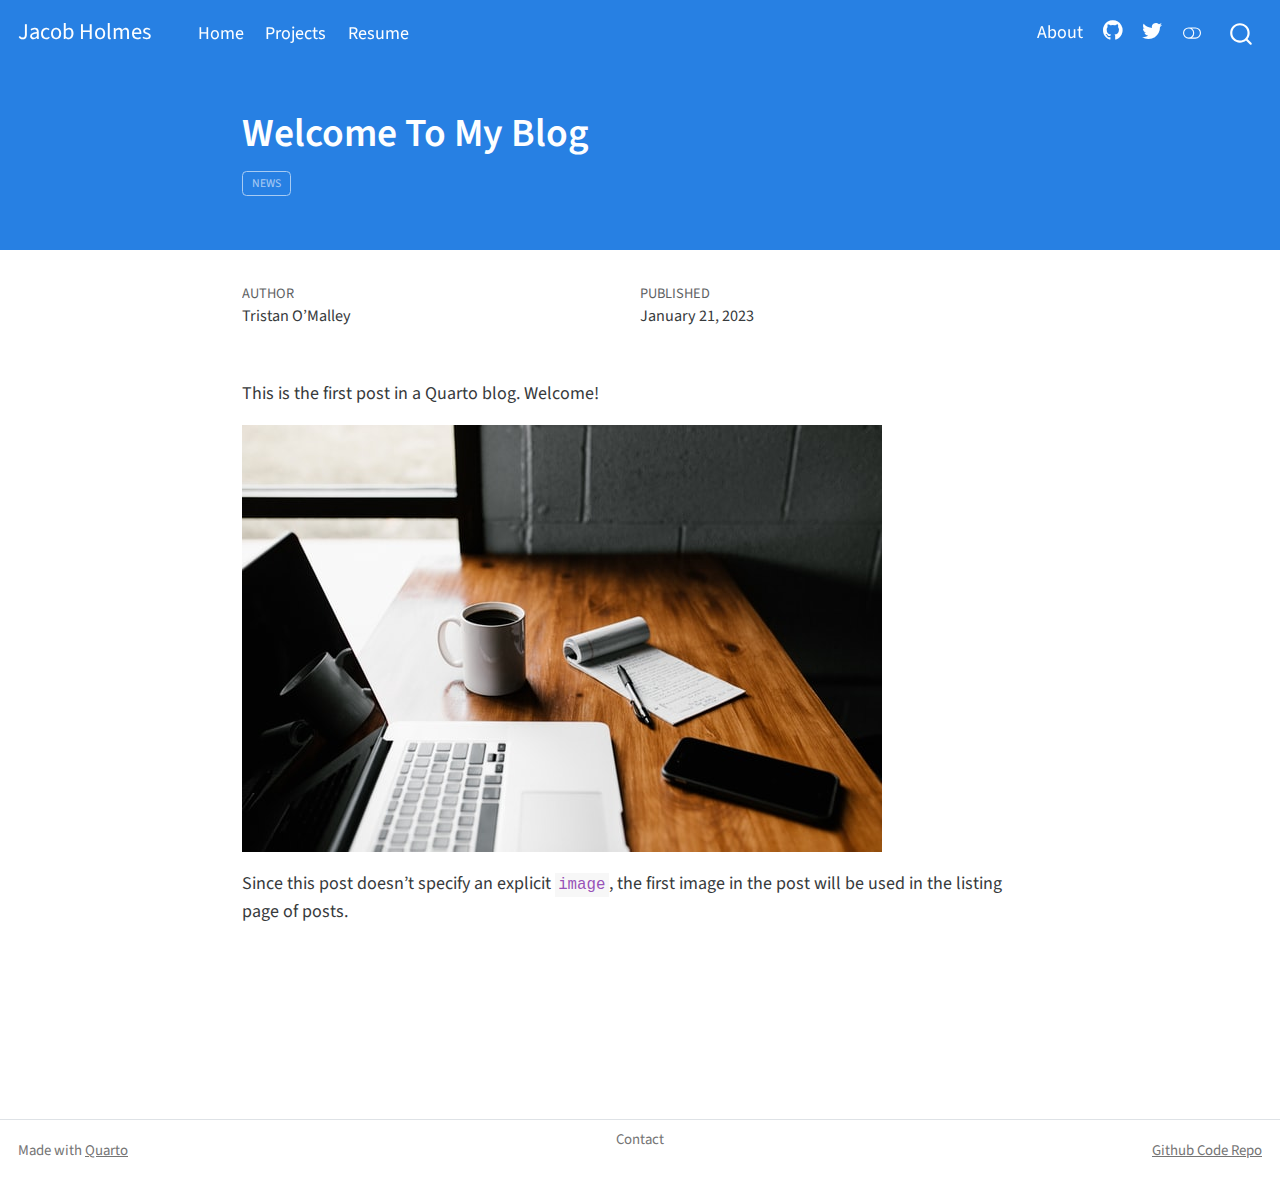
<file: docs/posts/welcome/index.html>
<!DOCTYPE html>
<html xmlns="http://www.w3.org/1999/xhtml" lang="en" xml:lang="en"><head>

<meta charset="utf-8">
<meta name="generator" content="quarto-1.2.313">

<meta name="viewport" content="width=device-width, initial-scale=1.0, user-scalable=yes">

<meta name="author" content="Tristan O’Malley">
<meta name="dcterms.date" content="2023-01-21">

<title>Jacob Holmes - Welcome To My Blog</title>
<style>
code{white-space: pre-wrap;}
span.smallcaps{font-variant: small-caps;}
div.columns{display: flex; gap: min(4vw, 1.5em);}
div.column{flex: auto; overflow-x: auto;}
div.hanging-indent{margin-left: 1.5em; text-indent: -1.5em;}
ul.task-list{list-style: none;}
ul.task-list li input[type="checkbox"] {
  width: 0.8em;
  margin: 0 0.8em 0.2em -1.6em;
  vertical-align: middle;
}
</style>


<script src="../../site_libs/quarto-nav/quarto-nav.js"></script>
<script src="../../site_libs/quarto-nav/headroom.min.js"></script>
<script src="../../site_libs/clipboard/clipboard.min.js"></script>
<script src="../../site_libs/quarto-search/autocomplete.umd.js"></script>
<script src="../../site_libs/quarto-search/fuse.min.js"></script>
<script src="../../site_libs/quarto-search/quarto-search.js"></script>
<meta name="quarto:offset" content="../../">
<link href="../../image.jpg" rel="icon" type="image/jpeg">
<script src="../../site_libs/quarto-html/quarto.js"></script>
<script src="../../site_libs/quarto-html/popper.min.js"></script>
<script src="../../site_libs/quarto-html/tippy.umd.min.js"></script>
<script src="../../site_libs/quarto-html/anchor.min.js"></script>
<link href="../../site_libs/quarto-html/tippy.css" rel="stylesheet">
<link href="../../site_libs/quarto-html/quarto-syntax-highlighting.css" rel="stylesheet" class="quarto-color-scheme" id="quarto-text-highlighting-styles">
<link href="../../site_libs/quarto-html/quarto-syntax-highlighting-dark.css" rel="prefetch" class="quarto-color-scheme quarto-color-alternate" id="quarto-text-highlighting-styles">
<script src="../../site_libs/bootstrap/bootstrap.min.js"></script>
<link href="../../site_libs/bootstrap/bootstrap-icons.css" rel="stylesheet">
<link href="../../site_libs/bootstrap/bootstrap.min.css" rel="stylesheet" class="quarto-color-scheme" id="quarto-bootstrap" data-mode="light">
<link href="../../site_libs/bootstrap/bootstrap-dark.min.css" rel="prefetch" class="quarto-color-scheme quarto-color-alternate" id="quarto-bootstrap" data-mode="dark">
<script id="quarto-search-options" type="application/json">{
  "location": "navbar",
  "copy-button": false,
  "collapse-after": 3,
  "panel-placement": "end",
  "type": "overlay",
  "limit": 20,
  "language": {
    "search-no-results-text": "No results",
    "search-matching-documents-text": "matching documents",
    "search-copy-link-title": "Copy link to search",
    "search-hide-matches-text": "Hide additional matches",
    "search-more-match-text": "more match in this document",
    "search-more-matches-text": "more matches in this document",
    "search-clear-button-title": "Clear",
    "search-detached-cancel-button-title": "Cancel",
    "search-submit-button-title": "Submit"
  }
}</script>


</head>

<body class="nav-fixed fullcontent">

<div id="quarto-search-results"></div>
  <header id="quarto-header" class="headroom fixed-top">
    <nav class="navbar navbar-expand-lg navbar-dark ">
      <div class="navbar-container container-fluid">
      <div class="navbar-brand-container">
    <a class="navbar-brand" href="../../index.html">
    <span class="navbar-title">Jacob Holmes</span>
    </a>
  </div>
          <button class="navbar-toggler" type="button" data-bs-toggle="collapse" data-bs-target="#navbarCollapse" aria-controls="navbarCollapse" aria-expanded="false" aria-label="Toggle navigation" onclick="if (window.quartoToggleHeadroom) { window.quartoToggleHeadroom(); }">
  <span class="navbar-toggler-icon"></span>
</button>
          <div class="collapse navbar-collapse" id="navbarCollapse">
            <ul class="navbar-nav navbar-nav-scroll me-auto">
  <li class="nav-item">
    <a class="nav-link" href="../../index.html">
 <span class="menu-text">Home</span></a>
  </li>  
  <li class="nav-item">
    <a class="nav-link" href="../../project.html">
 <span class="menu-text">Projects</span></a>
  </li>  
  <li class="nav-item">
    <a class="nav-link" href="../../resume.html">
 <span class="menu-text">Resume</span></a>
  </li>  
</ul>
            <ul class="navbar-nav navbar-nav-scroll ms-auto">
  <li class="nav-item">
    <a class="nav-link" href="../../about.html">
 <span class="menu-text">About</span></a>
  </li>  
  <li class="nav-item compact">
    <a class="nav-link" href="https://github.com/jholmesw"><i class="bi bi-github" role="img">
</i> 
 <span class="menu-text"></span></a>
  </li>  
  <li class="nav-item compact">
    <a class="nav-link" href="https://twitter.com/Jacob___Holmes"><i class="bi bi-twitter" role="img">
</i> 
 <span class="menu-text"></span></a>
  </li>  
</ul>
              <div class="quarto-toggle-container">
                  <a href="" class="quarto-color-scheme-toggle nav-link" onclick="window.quartoToggleColorScheme(); return false;" title="Toggle dark mode"><i class="bi"></i></a>
              </div>
              <div id="quarto-search" class="" title="Search"></div>
          </div> <!-- /navcollapse -->
      </div> <!-- /container-fluid -->
    </nav>
</header>
<!-- content -->
<header id="title-block-header" class="quarto-title-block default page-columns page-full">
  <div class="quarto-title-banner page-columns page-full">
    <div class="quarto-title column-body">
      <h1 class="title">Welcome To My Blog</h1>
                                <div class="quarto-categories">
                <div class="quarto-category">news</div>
              </div>
                  </div>
  </div>
    
  
  <div class="quarto-title-meta">

      <div>
      <div class="quarto-title-meta-heading">Author</div>
      <div class="quarto-title-meta-contents">
               <p>Tristan O’Malley </p>
            </div>
    </div>
      
      <div>
      <div class="quarto-title-meta-heading">Published</div>
      <div class="quarto-title-meta-contents">
        <p class="date">January 21, 2023</p>
      </div>
    </div>
    
      
    </div>
    
  
  </header><div id="quarto-content" class="quarto-container page-columns page-rows-contents page-layout-article page-navbar">
<!-- sidebar -->
<!-- margin-sidebar -->
    
<!-- main -->
<main class="content quarto-banner-title-block" id="quarto-document-content">




<p>This is the first post in a Quarto blog. Welcome!</p>
<p><img src="thumbnail.jpg" class="img-fluid"></p>
<p>Since this post doesn’t specify an explicit <code>image</code>, the first image in the post will be used in the listing page of posts.</p>



</main> <!-- /main -->
<script id="quarto-html-after-body" type="application/javascript">
window.document.addEventListener("DOMContentLoaded", function (event) {
  const toggleBodyColorMode = (bsSheetEl) => {
    const mode = bsSheetEl.getAttribute("data-mode");
    const bodyEl = window.document.querySelector("body");
    if (mode === "dark") {
      bodyEl.classList.add("quarto-dark");
      bodyEl.classList.remove("quarto-light");
    } else {
      bodyEl.classList.add("quarto-light");
      bodyEl.classList.remove("quarto-dark");
    }
  }
  const toggleBodyColorPrimary = () => {
    const bsSheetEl = window.document.querySelector("link#quarto-bootstrap");
    if (bsSheetEl) {
      toggleBodyColorMode(bsSheetEl);
    }
  }
  toggleBodyColorPrimary();  
  const disableStylesheet = (stylesheets) => {
    for (let i=0; i < stylesheets.length; i++) {
      const stylesheet = stylesheets[i];
      stylesheet.rel = 'prefetch';
    }
  }
  const enableStylesheet = (stylesheets) => {
    for (let i=0; i < stylesheets.length; i++) {
      const stylesheet = stylesheets[i];
      stylesheet.rel = 'stylesheet';
    }
  }
  const manageTransitions = (selector, allowTransitions) => {
    const els = window.document.querySelectorAll(selector);
    for (let i=0; i < els.length; i++) {
      const el = els[i];
      if (allowTransitions) {
        el.classList.remove('notransition');
      } else {
        el.classList.add('notransition');
      }
    }
  }
  const toggleColorMode = (alternate) => {
    // Switch the stylesheets
    const alternateStylesheets = window.document.querySelectorAll('link.quarto-color-scheme.quarto-color-alternate');
    manageTransitions('#quarto-margin-sidebar .nav-link', false);
    if (alternate) {
      enableStylesheet(alternateStylesheets);
      for (const sheetNode of alternateStylesheets) {
        if (sheetNode.id === "quarto-bootstrap") {
          toggleBodyColorMode(sheetNode);
        }
      }
    } else {
      disableStylesheet(alternateStylesheets);
      toggleBodyColorPrimary();
    }
    manageTransitions('#quarto-margin-sidebar .nav-link', true);
    // Switch the toggles
    const toggles = window.document.querySelectorAll('.quarto-color-scheme-toggle');
    for (let i=0; i < toggles.length; i++) {
      const toggle = toggles[i];
      if (toggle) {
        if (alternate) {
          toggle.classList.add("alternate");     
        } else {
          toggle.classList.remove("alternate");
        }
      }
    }
    // Hack to workaround the fact that safari doesn't
    // properly recolor the scrollbar when toggling (#1455)
    if (navigator.userAgent.indexOf('Safari') > 0 && navigator.userAgent.indexOf('Chrome') == -1) {
      manageTransitions("body", false);
      window.scrollTo(0, 1);
      setTimeout(() => {
        window.scrollTo(0, 0);
        manageTransitions("body", true);
      }, 40);  
    }
  }
  const isFileUrl = () => { 
    return window.location.protocol === 'file:';
  }
  const hasAlternateSentinel = () => {  
    let styleSentinel = getColorSchemeSentinel();
    if (styleSentinel !== null) {
      return styleSentinel === "alternate";
    } else {
      return false;
    }
  }
  const setStyleSentinel = (alternate) => {
    const value = alternate ? "alternate" : "default";
    if (!isFileUrl()) {
      window.localStorage.setItem("quarto-color-scheme", value);
    } else {
      localAlternateSentinel = value;
    }
  }
  const getColorSchemeSentinel = () => {
    if (!isFileUrl()) {
      const storageValue = window.localStorage.getItem("quarto-color-scheme");
      return storageValue != null ? storageValue : localAlternateSentinel;
    } else {
      return localAlternateSentinel;
    }
  }
  let localAlternateSentinel = 'default';
  // Dark / light mode switch
  window.quartoToggleColorScheme = () => {
    // Read the current dark / light value 
    let toAlternate = !hasAlternateSentinel();
    toggleColorMode(toAlternate);
    setStyleSentinel(toAlternate);
  };
  // Ensure there is a toggle, if there isn't float one in the top right
  if (window.document.querySelector('.quarto-color-scheme-toggle') === null) {
    const a = window.document.createElement('a');
    a.classList.add('top-right');
    a.classList.add('quarto-color-scheme-toggle');
    a.href = "";
    a.onclick = function() { try { window.quartoToggleColorScheme(); } catch {} return false; };
    const i = window.document.createElement("i");
    i.classList.add('bi');
    a.appendChild(i);
    window.document.body.appendChild(a);
  }
  // Switch to dark mode if need be
  if (hasAlternateSentinel()) {
    toggleColorMode(true);
  } else {
    toggleColorMode(false);
  }
  const icon = "";
  const anchorJS = new window.AnchorJS();
  anchorJS.options = {
    placement: 'right',
    icon: icon
  };
  anchorJS.add('.anchored');
  const clipboard = new window.ClipboardJS('.code-copy-button', {
    target: function(trigger) {
      return trigger.previousElementSibling;
    }
  });
  clipboard.on('success', function(e) {
    // button target
    const button = e.trigger;
    // don't keep focus
    button.blur();
    // flash "checked"
    button.classList.add('code-copy-button-checked');
    var currentTitle = button.getAttribute("title");
    button.setAttribute("title", "Copied!");
    let tooltip;
    if (window.bootstrap) {
      button.setAttribute("data-bs-toggle", "tooltip");
      button.setAttribute("data-bs-placement", "left");
      button.setAttribute("data-bs-title", "Copied!");
      tooltip = new bootstrap.Tooltip(button, 
        { trigger: "manual", 
          customClass: "code-copy-button-tooltip",
          offset: [0, -8]});
      tooltip.show();    
    }
    setTimeout(function() {
      if (tooltip) {
        tooltip.hide();
        button.removeAttribute("data-bs-title");
        button.removeAttribute("data-bs-toggle");
        button.removeAttribute("data-bs-placement");
      }
      button.setAttribute("title", currentTitle);
      button.classList.remove('code-copy-button-checked');
    }, 1000);
    // clear code selection
    e.clearSelection();
  });
  function tippyHover(el, contentFn) {
    const config = {
      allowHTML: true,
      content: contentFn,
      maxWidth: 500,
      delay: 100,
      arrow: false,
      appendTo: function(el) {
          return el.parentElement;
      },
      interactive: true,
      interactiveBorder: 10,
      theme: 'quarto',
      placement: 'bottom-start'
    };
    window.tippy(el, config); 
  }
  const noterefs = window.document.querySelectorAll('a[role="doc-noteref"]');
  for (var i=0; i<noterefs.length; i++) {
    const ref = noterefs[i];
    tippyHover(ref, function() {
      // use id or data attribute instead here
      let href = ref.getAttribute('data-footnote-href') || ref.getAttribute('href');
      try { href = new URL(href).hash; } catch {}
      const id = href.replace(/^#\/?/, "");
      const note = window.document.getElementById(id);
      return note.innerHTML;
    });
  }
  const findCites = (el) => {
    const parentEl = el.parentElement;
    if (parentEl) {
      const cites = parentEl.dataset.cites;
      if (cites) {
        return {
          el,
          cites: cites.split(' ')
        };
      } else {
        return findCites(el.parentElement)
      }
    } else {
      return undefined;
    }
  };
  var bibliorefs = window.document.querySelectorAll('a[role="doc-biblioref"]');
  for (var i=0; i<bibliorefs.length; i++) {
    const ref = bibliorefs[i];
    const citeInfo = findCites(ref);
    if (citeInfo) {
      tippyHover(citeInfo.el, function() {
        var popup = window.document.createElement('div');
        citeInfo.cites.forEach(function(cite) {
          var citeDiv = window.document.createElement('div');
          citeDiv.classList.add('hanging-indent');
          citeDiv.classList.add('csl-entry');
          var biblioDiv = window.document.getElementById('ref-' + cite);
          if (biblioDiv) {
            citeDiv.innerHTML = biblioDiv.innerHTML;
          }
          popup.appendChild(citeDiv);
        });
        return popup.innerHTML;
      });
    }
  }
});
</script>
</div> <!-- /content -->
<footer class="footer">
  <div class="nav-footer">
    <div class="nav-footer-left">Made with <a href="https://quarto.org/">Quarto</a></div>   
      <div class="nav-footer-center">Contact</div>
    <div class="nav-footer-right"><a href="https://github.com/jholmesw">Github Code Repo</a></div>
  </div>
</footer>



</body></html>
</file>
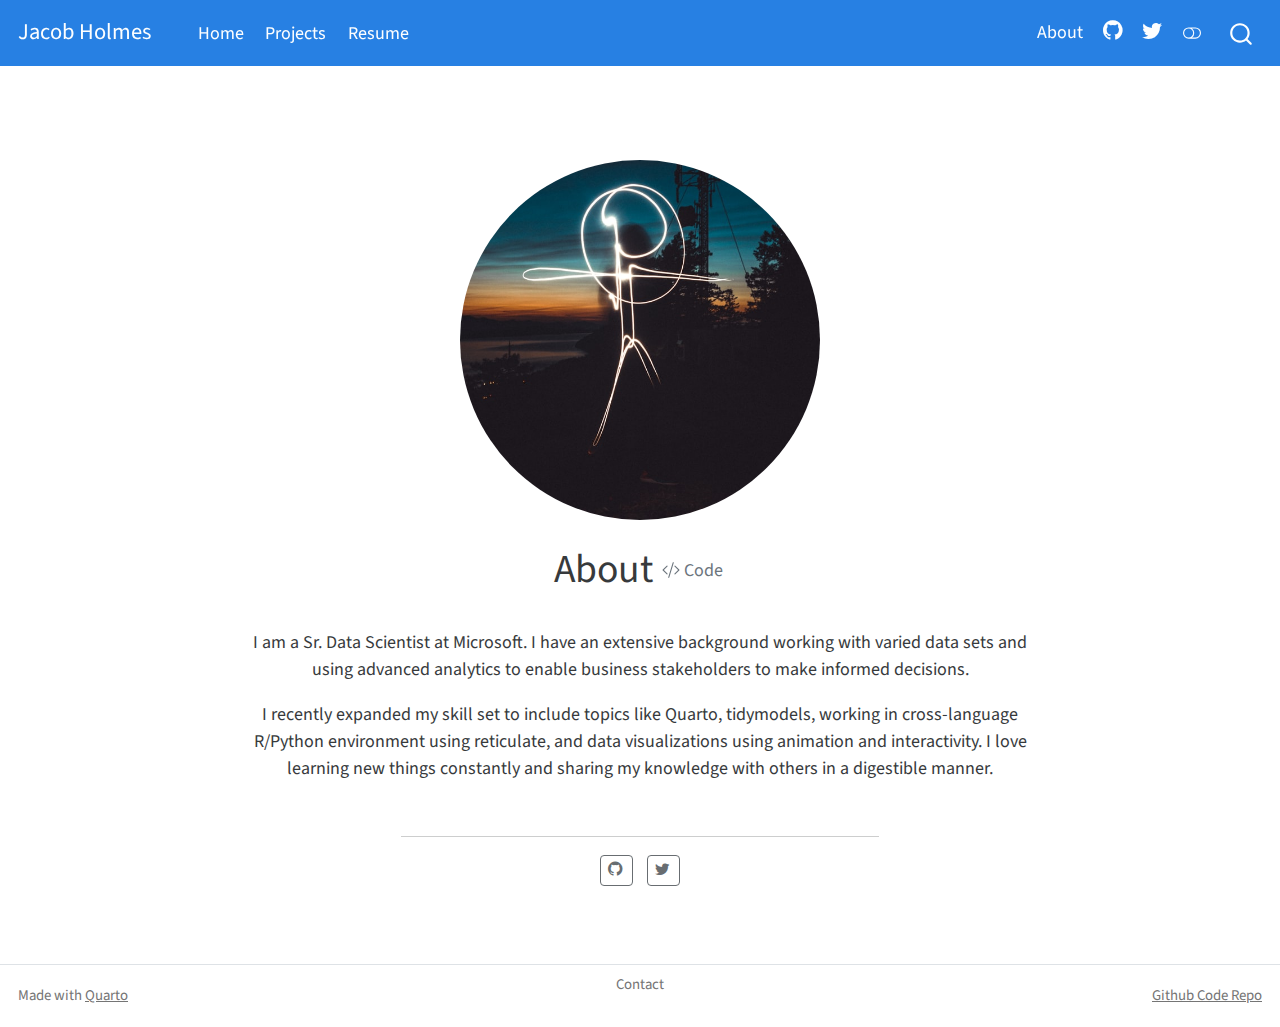
<file: docs/about.html>
<!DOCTYPE html>
<html xmlns="http://www.w3.org/1999/xhtml" lang="en" xml:lang="en"><head>

<meta charset="utf-8">
<meta name="generator" content="quarto-1.2.313">

<meta name="viewport" content="width=device-width, initial-scale=1.0, user-scalable=yes">


<title>Jacob Holmes - About</title>
<style>
code{white-space: pre-wrap;}
span.smallcaps{font-variant: small-caps;}
div.columns{display: flex; gap: min(4vw, 1.5em);}
div.column{flex: auto; overflow-x: auto;}
div.hanging-indent{margin-left: 1.5em; text-indent: -1.5em;}
ul.task-list{list-style: none;}
ul.task-list li input[type="checkbox"] {
  width: 0.8em;
  margin: 0 0.8em 0.2em -1.6em;
  vertical-align: middle;
}
pre > code.sourceCode { white-space: pre; position: relative; }
pre > code.sourceCode > span { display: inline-block; line-height: 1.25; }
pre > code.sourceCode > span:empty { height: 1.2em; }
.sourceCode { overflow: visible; }
code.sourceCode > span { color: inherit; text-decoration: inherit; }
div.sourceCode { margin: 1em 0; }
pre.sourceCode { margin: 0; }
@media screen {
div.sourceCode { overflow: auto; }
}
@media print {
pre > code.sourceCode { white-space: pre-wrap; }
pre > code.sourceCode > span { text-indent: -5em; padding-left: 5em; }
}
pre.numberSource code
  { counter-reset: source-line 0; }
pre.numberSource code > span
  { position: relative; left: -4em; counter-increment: source-line; }
pre.numberSource code > span > a:first-child::before
  { content: counter(source-line);
    position: relative; left: -1em; text-align: right; vertical-align: baseline;
    border: none; display: inline-block;
    -webkit-touch-callout: none; -webkit-user-select: none;
    -khtml-user-select: none; -moz-user-select: none;
    -ms-user-select: none; user-select: none;
    padding: 0 4px; width: 4em;
    color: #aaaaaa;
  }
pre.numberSource { margin-left: 3em; border-left: 1px solid #aaaaaa;  padding-left: 4px; }
div.sourceCode
  {   }
@media screen {
pre > code.sourceCode > span > a:first-child::before { text-decoration: underline; }
}
code span.al { color: #ff0000; font-weight: bold; } /* Alert */
code span.an { color: #60a0b0; font-weight: bold; font-style: italic; } /* Annotation */
code span.at { color: #7d9029; } /* Attribute */
code span.bn { color: #40a070; } /* BaseN */
code span.bu { color: #008000; } /* BuiltIn */
code span.cf { color: #007020; font-weight: bold; } /* ControlFlow */
code span.ch { color: #4070a0; } /* Char */
code span.cn { color: #880000; } /* Constant */
code span.co { color: #60a0b0; font-style: italic; } /* Comment */
code span.cv { color: #60a0b0; font-weight: bold; font-style: italic; } /* CommentVar */
code span.do { color: #ba2121; font-style: italic; } /* Documentation */
code span.dt { color: #902000; } /* DataType */
code span.dv { color: #40a070; } /* DecVal */
code span.er { color: #ff0000; font-weight: bold; } /* Error */
code span.ex { } /* Extension */
code span.fl { color: #40a070; } /* Float */
code span.fu { color: #06287e; } /* Function */
code span.im { color: #008000; font-weight: bold; } /* Import */
code span.in { color: #60a0b0; font-weight: bold; font-style: italic; } /* Information */
code span.kw { color: #007020; font-weight: bold; } /* Keyword */
code span.op { color: #666666; } /* Operator */
code span.ot { color: #007020; } /* Other */
code span.pp { color: #bc7a00; } /* Preprocessor */
code span.sc { color: #4070a0; } /* SpecialChar */
code span.ss { color: #bb6688; } /* SpecialString */
code span.st { color: #4070a0; } /* String */
code span.va { color: #19177c; } /* Variable */
code span.vs { color: #4070a0; } /* VerbatimString */
code span.wa { color: #60a0b0; font-weight: bold; font-style: italic; } /* Warning */
</style>


<script src="site_libs/quarto-nav/quarto-nav.js"></script>
<script src="site_libs/quarto-nav/headroom.min.js"></script>
<script src="site_libs/clipboard/clipboard.min.js"></script>
<script src="site_libs/quarto-search/autocomplete.umd.js"></script>
<script src="site_libs/quarto-search/fuse.min.js"></script>
<script src="site_libs/quarto-search/quarto-search.js"></script>
<meta name="quarto:offset" content="./">
<link href="./image.jpg" rel="icon" type="image/jpeg">
<script src="site_libs/quarto-html/quarto.js"></script>
<script src="site_libs/quarto-html/popper.min.js"></script>
<script src="site_libs/quarto-html/tippy.umd.min.js"></script>
<link href="site_libs/quarto-html/tippy.css" rel="stylesheet">
<link href="site_libs/quarto-html/quarto-syntax-highlighting.css" rel="stylesheet" class="quarto-color-scheme" id="quarto-text-highlighting-styles">
<link href="site_libs/quarto-html/quarto-syntax-highlighting-dark.css" rel="prefetch" class="quarto-color-scheme quarto-color-alternate" id="quarto-text-highlighting-styles">
<script src="site_libs/bootstrap/bootstrap.min.js"></script>
<link href="site_libs/bootstrap/bootstrap-icons.css" rel="stylesheet">
<link href="site_libs/bootstrap/bootstrap.min.css" rel="stylesheet" class="quarto-color-scheme" id="quarto-bootstrap" data-mode="light">
<link href="site_libs/bootstrap/bootstrap-dark.min.css" rel="prefetch" class="quarto-color-scheme quarto-color-alternate" id="quarto-bootstrap" data-mode="dark">
<script id="quarto-search-options" type="application/json">{
  "location": "navbar",
  "copy-button": false,
  "collapse-after": 3,
  "panel-placement": "end",
  "type": "overlay",
  "limit": 20,
  "language": {
    "search-no-results-text": "No results",
    "search-matching-documents-text": "matching documents",
    "search-copy-link-title": "Copy link to search",
    "search-hide-matches-text": "Hide additional matches",
    "search-more-match-text": "more match in this document",
    "search-more-matches-text": "more matches in this document",
    "search-clear-button-title": "Clear",
    "search-detached-cancel-button-title": "Cancel",
    "search-submit-button-title": "Submit"
  }
}</script>


</head>

<body class="nav-fixed fullcontent">

<div id="quarto-search-results"></div>
  <header id="quarto-header" class="headroom fixed-top">
    <nav class="navbar navbar-expand-lg navbar-dark ">
      <div class="navbar-container container-fluid">
      <div class="navbar-brand-container">
    <a class="navbar-brand" href="./index.html">
    <span class="navbar-title">Jacob Holmes</span>
    </a>
  </div>
          <button class="navbar-toggler" type="button" data-bs-toggle="collapse" data-bs-target="#navbarCollapse" aria-controls="navbarCollapse" aria-expanded="false" aria-label="Toggle navigation" onclick="if (window.quartoToggleHeadroom) { window.quartoToggleHeadroom(); }">
  <span class="navbar-toggler-icon"></span>
</button>
          <div class="collapse navbar-collapse" id="navbarCollapse">
            <ul class="navbar-nav navbar-nav-scroll me-auto">
  <li class="nav-item">
    <a class="nav-link" href="./index.html">
 <span class="menu-text">Home</span></a>
  </li>  
  <li class="nav-item">
    <a class="nav-link" href="./project.html">
 <span class="menu-text">Projects</span></a>
  </li>  
  <li class="nav-item">
    <a class="nav-link" href="./resume.html">
 <span class="menu-text">Resume</span></a>
  </li>  
</ul>
            <ul class="navbar-nav navbar-nav-scroll ms-auto">
  <li class="nav-item">
    <a class="nav-link active" href="./about.html" aria-current="page">
 <span class="menu-text">About</span></a>
  </li>  
  <li class="nav-item compact">
    <a class="nav-link" href="https://github.com/jholmesw"><i class="bi bi-github" role="img">
</i> 
 <span class="menu-text"></span></a>
  </li>  
  <li class="nav-item compact">
    <a class="nav-link" href="https://twitter.com/Jacob___Holmes"><i class="bi bi-twitter" role="img">
</i> 
 <span class="menu-text"></span></a>
  </li>  
</ul>
              <div class="quarto-toggle-container">
                  <a href="" class="quarto-color-scheme-toggle nav-link" onclick="window.quartoToggleColorScheme(); return false;" title="Toggle dark mode"><i class="bi"></i></a>
              </div>
              <div id="quarto-search" class="" title="Search"></div>
          </div> <!-- /navcollapse -->
      </div> <!-- /container-fluid -->
    </nav>
</header>
<!-- content -->
<div id="quarto-content" class="quarto-container page-columns page-rows-contents page-layout-article page-navbar">
<!-- sidebar -->
<!-- margin-sidebar -->
    
<!-- main -->
<div class="quarto-about-jolla">
  <img src="profile.jpg" class="about-image
  round " style="height: 20em; width: 20em;">
 <header id="title-block-header" class="quarto-title-block default">
<div class="quarto-title">
<div class="quarto-title-block"><div><h1 class="title">About</h1><button type="button" class="btn code-tools-button" id="quarto-code-tools-source"><i class="bi"></i> Code</button></div></div>
</div>
<div class="quarto-title-meta">
  </div>
</header><main class="content" id="quarto-document-content">
<p>I am a Sr.&nbsp;Data Scientist at Microsoft. I have an extensive background working with varied data sets and using advanced analytics to enable business stakeholders to make informed decisions.</p>
<p>I recently expanded my skill set to include topics like Quarto, tidymodels, working in cross-language R/Python environment using reticulate, and data visualizations using animation and interactivity. I love learning new things constantly and sharing my knowledge with others in a digestible manner.</p>


<!-- -->
</main> 
  <hr class="about-sep">
   <div class="about-links">
  <a href="https://github.com/jholmesw" class="about-link">
    <i class="bi bi-github"></i>
     <span class="about-link-text"></span>
  </a>
  <a href="https://twitter.com/Jacob___Holmes" class="about-link">
    <i class="bi bi-twitter"></i>
     <span class="about-link-text"></span>
  </a>
</div>
</div>
 <!-- /main -->
<script id="quarto-html-after-body" type="application/javascript">
window.document.addEventListener("DOMContentLoaded", function (event) {
  const toggleBodyColorMode = (bsSheetEl) => {
    const mode = bsSheetEl.getAttribute("data-mode");
    const bodyEl = window.document.querySelector("body");
    if (mode === "dark") {
      bodyEl.classList.add("quarto-dark");
      bodyEl.classList.remove("quarto-light");
    } else {
      bodyEl.classList.add("quarto-light");
      bodyEl.classList.remove("quarto-dark");
    }
  }
  const toggleBodyColorPrimary = () => {
    const bsSheetEl = window.document.querySelector("link#quarto-bootstrap");
    if (bsSheetEl) {
      toggleBodyColorMode(bsSheetEl);
    }
  }
  toggleBodyColorPrimary();  
  const disableStylesheet = (stylesheets) => {
    for (let i=0; i < stylesheets.length; i++) {
      const stylesheet = stylesheets[i];
      stylesheet.rel = 'prefetch';
    }
  }
  const enableStylesheet = (stylesheets) => {
    for (let i=0; i < stylesheets.length; i++) {
      const stylesheet = stylesheets[i];
      stylesheet.rel = 'stylesheet';
    }
  }
  const manageTransitions = (selector, allowTransitions) => {
    const els = window.document.querySelectorAll(selector);
    for (let i=0; i < els.length; i++) {
      const el = els[i];
      if (allowTransitions) {
        el.classList.remove('notransition');
      } else {
        el.classList.add('notransition');
      }
    }
  }
  const toggleColorMode = (alternate) => {
    // Switch the stylesheets
    const alternateStylesheets = window.document.querySelectorAll('link.quarto-color-scheme.quarto-color-alternate');
    manageTransitions('#quarto-margin-sidebar .nav-link', false);
    if (alternate) {
      enableStylesheet(alternateStylesheets);
      for (const sheetNode of alternateStylesheets) {
        if (sheetNode.id === "quarto-bootstrap") {
          toggleBodyColorMode(sheetNode);
        }
      }
    } else {
      disableStylesheet(alternateStylesheets);
      toggleBodyColorPrimary();
    }
    manageTransitions('#quarto-margin-sidebar .nav-link', true);
    // Switch the toggles
    const toggles = window.document.querySelectorAll('.quarto-color-scheme-toggle');
    for (let i=0; i < toggles.length; i++) {
      const toggle = toggles[i];
      if (toggle) {
        if (alternate) {
          toggle.classList.add("alternate");     
        } else {
          toggle.classList.remove("alternate");
        }
      }
    }
    // Hack to workaround the fact that safari doesn't
    // properly recolor the scrollbar when toggling (#1455)
    if (navigator.userAgent.indexOf('Safari') > 0 && navigator.userAgent.indexOf('Chrome') == -1) {
      manageTransitions("body", false);
      window.scrollTo(0, 1);
      setTimeout(() => {
        window.scrollTo(0, 0);
        manageTransitions("body", true);
      }, 40);  
    }
  }
  const isFileUrl = () => { 
    return window.location.protocol === 'file:';
  }
  const hasAlternateSentinel = () => {  
    let styleSentinel = getColorSchemeSentinel();
    if (styleSentinel !== null) {
      return styleSentinel === "alternate";
    } else {
      return false;
    }
  }
  const setStyleSentinel = (alternate) => {
    const value = alternate ? "alternate" : "default";
    if (!isFileUrl()) {
      window.localStorage.setItem("quarto-color-scheme", value);
    } else {
      localAlternateSentinel = value;
    }
  }
  const getColorSchemeSentinel = () => {
    if (!isFileUrl()) {
      const storageValue = window.localStorage.getItem("quarto-color-scheme");
      return storageValue != null ? storageValue : localAlternateSentinel;
    } else {
      return localAlternateSentinel;
    }
  }
  let localAlternateSentinel = 'default';
  // Dark / light mode switch
  window.quartoToggleColorScheme = () => {
    // Read the current dark / light value 
    let toAlternate = !hasAlternateSentinel();
    toggleColorMode(toAlternate);
    setStyleSentinel(toAlternate);
  };
  // Ensure there is a toggle, if there isn't float one in the top right
  if (window.document.querySelector('.quarto-color-scheme-toggle') === null) {
    const a = window.document.createElement('a');
    a.classList.add('top-right');
    a.classList.add('quarto-color-scheme-toggle');
    a.href = "";
    a.onclick = function() { try { window.quartoToggleColorScheme(); } catch {} return false; };
    const i = window.document.createElement("i");
    i.classList.add('bi');
    a.appendChild(i);
    window.document.body.appendChild(a);
  }
  // Switch to dark mode if need be
  if (hasAlternateSentinel()) {
    toggleColorMode(true);
  } else {
    toggleColorMode(false);
  }
  const clipboard = new window.ClipboardJS('.code-copy-button', {
    target: function(trigger) {
      return trigger.previousElementSibling;
    }
  });
  clipboard.on('success', function(e) {
    // button target
    const button = e.trigger;
    // don't keep focus
    button.blur();
    // flash "checked"
    button.classList.add('code-copy-button-checked');
    var currentTitle = button.getAttribute("title");
    button.setAttribute("title", "Copied!");
    let tooltip;
    if (window.bootstrap) {
      button.setAttribute("data-bs-toggle", "tooltip");
      button.setAttribute("data-bs-placement", "left");
      button.setAttribute("data-bs-title", "Copied!");
      tooltip = new bootstrap.Tooltip(button, 
        { trigger: "manual", 
          customClass: "code-copy-button-tooltip",
          offset: [0, -8]});
      tooltip.show();    
    }
    setTimeout(function() {
      if (tooltip) {
        tooltip.hide();
        button.removeAttribute("data-bs-title");
        button.removeAttribute("data-bs-toggle");
        button.removeAttribute("data-bs-placement");
      }
      button.setAttribute("title", currentTitle);
      button.classList.remove('code-copy-button-checked');
    }, 1000);
    // clear code selection
    e.clearSelection();
  });
  const viewSource = window.document.getElementById('quarto-view-source') ||
                     window.document.getElementById('quarto-code-tools-source');
  if (viewSource) {
    const sourceUrl = viewSource.getAttribute("data-quarto-source-url");
    viewSource.addEventListener("click", function(e) {
      if (sourceUrl) {
        // rstudio viewer pane
        if (/\bcapabilities=\b/.test(window.location)) {
          window.open(sourceUrl);
        } else {
          window.location.href = sourceUrl;
        }
      } else {
        const modal = new bootstrap.Modal(document.getElementById('quarto-embedded-source-code-modal'));
        modal.show();
      }
      return false;
    });
  }
  function toggleCodeHandler(show) {
    return function(e) {
      const detailsSrc = window.document.querySelectorAll(".cell > details > .sourceCode");
      for (let i=0; i<detailsSrc.length; i++) {
        const details = detailsSrc[i].parentElement;
        if (show) {
          details.open = true;
        } else {
          details.removeAttribute("open");
        }
      }
      const cellCodeDivs = window.document.querySelectorAll(".cell > .sourceCode");
      const fromCls = show ? "hidden" : "unhidden";
      const toCls = show ? "unhidden" : "hidden";
      for (let i=0; i<cellCodeDivs.length; i++) {
        const codeDiv = cellCodeDivs[i];
        if (codeDiv.classList.contains(fromCls)) {
          codeDiv.classList.remove(fromCls);
          codeDiv.classList.add(toCls);
        } 
      }
      return false;
    }
  }
  const hideAllCode = window.document.getElementById("quarto-hide-all-code");
  if (hideAllCode) {
    hideAllCode.addEventListener("click", toggleCodeHandler(false));
  }
  const showAllCode = window.document.getElementById("quarto-show-all-code");
  if (showAllCode) {
    showAllCode.addEventListener("click", toggleCodeHandler(true));
  }
  function tippyHover(el, contentFn) {
    const config = {
      allowHTML: true,
      content: contentFn,
      maxWidth: 500,
      delay: 100,
      arrow: false,
      appendTo: function(el) {
          return el.parentElement;
      },
      interactive: true,
      interactiveBorder: 10,
      theme: 'quarto',
      placement: 'bottom-start'
    };
    window.tippy(el, config); 
  }
  const noterefs = window.document.querySelectorAll('a[role="doc-noteref"]');
  for (var i=0; i<noterefs.length; i++) {
    const ref = noterefs[i];
    tippyHover(ref, function() {
      // use id or data attribute instead here
      let href = ref.getAttribute('data-footnote-href') || ref.getAttribute('href');
      try { href = new URL(href).hash; } catch {}
      const id = href.replace(/^#\/?/, "");
      const note = window.document.getElementById(id);
      return note.innerHTML;
    });
  }
  const findCites = (el) => {
    const parentEl = el.parentElement;
    if (parentEl) {
      const cites = parentEl.dataset.cites;
      if (cites) {
        return {
          el,
          cites: cites.split(' ')
        };
      } else {
        return findCites(el.parentElement)
      }
    } else {
      return undefined;
    }
  };
  var bibliorefs = window.document.querySelectorAll('a[role="doc-biblioref"]');
  for (var i=0; i<bibliorefs.length; i++) {
    const ref = bibliorefs[i];
    const citeInfo = findCites(ref);
    if (citeInfo) {
      tippyHover(citeInfo.el, function() {
        var popup = window.document.createElement('div');
        citeInfo.cites.forEach(function(cite) {
          var citeDiv = window.document.createElement('div');
          citeDiv.classList.add('hanging-indent');
          citeDiv.classList.add('csl-entry');
          var biblioDiv = window.document.getElementById('ref-' + cite);
          if (biblioDiv) {
            citeDiv.innerHTML = biblioDiv.innerHTML;
          }
          popup.appendChild(citeDiv);
        });
        return popup.innerHTML;
      });
    }
  }
});
</script><div class="modal fade" id="quarto-embedded-source-code-modal" tabindex="-1" aria-labelledby="quarto-embedded-source-code-modal-label" aria-hidden="true"><div class="modal-dialog modal-dialog-scrollable"><div class="modal-content"><div class="modal-header"><h5 class="modal-title" id="quarto-embedded-source-code-modal-label">Source Code</h5><button class="btn-close" data-bs-dismiss="modal"></button></div><div class="modal-body"><div class="">
<div class="sourceCode" id="cb1" data-shortcodes="false"><pre class="sourceCode markdown code-with-copy"><code class="sourceCode markdown"><span id="cb1-1"><a href="#cb1-1" aria-hidden="true" tabindex="-1"></a><span class="co">---</span></span>
<span id="cb1-2"><a href="#cb1-2" aria-hidden="true" tabindex="-1"></a><span class="an">title:</span><span class="co"> "About"</span></span>
<span id="cb1-3"><a href="#cb1-3" aria-hidden="true" tabindex="-1"></a><span class="an">image:</span><span class="co"> profile.jpg</span></span>
<span id="cb1-4"><a href="#cb1-4" aria-hidden="true" tabindex="-1"></a><span class="an">about:</span></span>
<span id="cb1-5"><a href="#cb1-5" aria-hidden="true" tabindex="-1"></a><span class="co">  template: jolla</span></span>
<span id="cb1-6"><a href="#cb1-6" aria-hidden="true" tabindex="-1"></a><span class="co">  image-width: 20em</span></span>
<span id="cb1-7"><a href="#cb1-7" aria-hidden="true" tabindex="-1"></a><span class="co">  image-shape: round</span></span>
<span id="cb1-8"><a href="#cb1-8" aria-hidden="true" tabindex="-1"></a><span class="co">  links:</span></span>
<span id="cb1-9"><a href="#cb1-9" aria-hidden="true" tabindex="-1"></a><span class="co">    - icon: github</span></span>
<span id="cb1-10"><a href="#cb1-10" aria-hidden="true" tabindex="-1"></a><span class="co">      href: https://github.com/jholmesw</span></span>
<span id="cb1-11"><a href="#cb1-11" aria-hidden="true" tabindex="-1"></a><span class="co">    - icon: twitter</span></span>
<span id="cb1-12"><a href="#cb1-12" aria-hidden="true" tabindex="-1"></a><span class="co">      href: https://twitter.com/Jacob___Holmes</span></span>
<span id="cb1-13"><a href="#cb1-13" aria-hidden="true" tabindex="-1"></a><span class="co">---</span></span>
<span id="cb1-14"><a href="#cb1-14" aria-hidden="true" tabindex="-1"></a></span>
<span id="cb1-15"><a href="#cb1-15" aria-hidden="true" tabindex="-1"></a>I am a Sr. Data Scientist at Microsoft. I have an extensive background working with varied data sets and using advanced analytics to enable business stakeholders to make informed decisions.</span>
<span id="cb1-16"><a href="#cb1-16" aria-hidden="true" tabindex="-1"></a></span>
<span id="cb1-17"><a href="#cb1-17" aria-hidden="true" tabindex="-1"></a>I recently expanded my skill set to include topics like Quarto, tidymodels, working in cross-language R/Python environment using reticulate, and data visualizations using animation and interactivity. I love learning new things constantly and sharing my knowledge with others in a digestible manner.</span></code><button title="Copy to Clipboard" class="code-copy-button"><i class="bi"></i></button></pre></div>
</div></div></div></div></div>
</div> <!-- /content -->
<footer class="footer">
  <div class="nav-footer">
    <div class="nav-footer-left">Made with <a href="https://quarto.org/">Quarto</a></div>   
      <div class="nav-footer-center">Contact</div>
    <div class="nav-footer-right"><a href="https://github.com/jholmesw">Github Code Repo</a></div>
  </div>
</footer>



</body></html>
</file>
<file: docs/site_libs/quarto-html/tippy.css>
.tippy-box[data-animation=fade][data-state=hidden]{opacity:0}[data-tippy-root]{max-width:calc(100vw - 10px)}.tippy-box{position:relative;background-color:#333;color:#fff;border-radius:4px;font-size:14px;line-height:1.4;white-space:normal;outline:0;transition-property:transform,visibility,opacity}.tippy-box[data-placement^=top]>.tippy-arrow{bottom:0}.tippy-box[data-placement^=top]>.tippy-arrow:before{bottom:-7px;left:0;border-width:8px 8px 0;border-top-color:initial;transform-origin:center top}.tippy-box[data-placement^=bottom]>.tippy-arrow{top:0}.tippy-box[data-placement^=bottom]>.tippy-arrow:before{top:-7px;left:0;border-width:0 8px 8px;border-bottom-color:initial;transform-origin:center bottom}.tippy-box[data-placement^=left]>.tippy-arrow{right:0}.tippy-box[data-placement^=left]>.tippy-arrow:before{border-width:8px 0 8px 8px;border-left-color:initial;right:-7px;transform-origin:center left}.tippy-box[data-placement^=right]>.tippy-arrow{left:0}.tippy-box[data-placement^=right]>.tippy-arrow:before{left:-7px;border-width:8px 8px 8px 0;border-right-color:initial;transform-origin:center right}.tippy-box[data-inertia][data-state=visible]{transition-timing-function:cubic-bezier(.54,1.5,.38,1.11)}.tippy-arrow{width:16px;height:16px;color:#333}.tippy-arrow:before{content:"";position:absolute;border-color:transparent;border-style:solid}.tippy-content{position:relative;padding:5px 9px;z-index:1}
</file>
<file: docs/site_libs/quarto-html/quarto-syntax-highlighting.css>
/* quarto syntax highlight colors */
:root {
  --quarto-hl-al-color: #ff5555;
  --quarto-hl-an-color: #6a737d;
  --quarto-hl-at-color: #d73a49;
  --quarto-hl-bn-color: #005cc5;
  --quarto-hl-bu-color: #d73a49;
  --quarto-hl-ch-color: #032f62;
  --quarto-hl-co-color: #6a737d;
  --quarto-hl-cv-color: #6a737d;
  --quarto-hl-cn-color: #005cc5;
  --quarto-hl-cf-color: #d73a49;
  --quarto-hl-dt-color: #d73a49;
  --quarto-hl-dv-color: #005cc5;
  --quarto-hl-do-color: #6a737d;
  --quarto-hl-er-color: #ff5555;
  --quarto-hl-ex-color: #d73a49;
  --quarto-hl-fl-color: #005cc5;
  --quarto-hl-fu-color: #6f42c1;
  --quarto-hl-im-color: #032f62;
  --quarto-hl-in-color: #6a737d;
  --quarto-hl-kw-color: #d73a49;
  --quarto-hl-op-color: #24292e;
  --quarto-hl-pp-color: #d73a49;
  --quarto-hl-re-color: #6a737d;
  --quarto-hl-sc-color: #005cc5;
  --quarto-hl-ss-color: #032f62;
  --quarto-hl-st-color: #032f62;
  --quarto-hl-va-color: #e36209;
  --quarto-hl-vs-color: #032f62;
  --quarto-hl-wa-color: #ff5555;
}

/* other quarto variables */
:root {
  --quarto-font-monospace: SFMono-Regular, Menlo, Monaco, Consolas, "Liberation Mono", "Courier New", monospace;
}

code span.al {
  font-weight: bold;
  color: #ff5555;
}

code span.an {
  color: #6a737d;
}

code span.at {
  color: #d73a49;
}

code span.bn {
  color: #005cc5;
}

code span.bu {
  color: #d73a49;
}

code span.ch {
  color: #032f62;
}

code span.co {
  color: #6a737d;
}

code span.cv {
  color: #6a737d;
}

code span.cn {
  color: #005cc5;
}

code span.cf {
  color: #d73a49;
}

code span.dt {
  color: #d73a49;
}

code span.dv {
  color: #005cc5;
}

code span.do {
  color: #6a737d;
}

code span.er {
  color: #ff5555;
  text-decoration: underline;
}

code span.ex {
  font-weight: bold;
  color: #d73a49;
}

code span.fl {
  color: #005cc5;
}

code span.fu {
  color: #6f42c1;
}

code span.im {
  color: #032f62;
}

code span.in {
  color: #6a737d;
}

code span.kw {
  color: #d73a49;
}

pre > code.sourceCode > span {
  color: #24292e;
}

code span {
  color: #24292e;
}

code.sourceCode > span {
  color: #24292e;
}

div.sourceCode,
div.sourceCode pre.sourceCode {
  color: #24292e;
}

code span.op {
  color: #24292e;
}

code span.pp {
  color: #d73a49;
}

code span.re {
  color: #6a737d;
}

code span.sc {
  color: #005cc5;
}

code span.ss {
  color: #032f62;
}

code span.st {
  color: #032f62;
}

code span.va {
  color: #e36209;
}

code span.vs {
  color: #032f62;
}

code span.wa {
  color: #ff5555;
}

.prevent-inlining {
  content: "</";
}

/*# sourceMappingURL=debc5d5d77c3f9108843748ff7464032.css.map */
</file>
<file: docs/site_libs/quarto-html/quarto-syntax-highlighting-dark.css>
/* quarto syntax highlight colors */
:root {
  --quarto-hl-al-color: #ff5555;
  --quarto-hl-an-color: #6a737d;
  --quarto-hl-at-color: #f97583;
  --quarto-hl-bn-color: #79b8ff;
  --quarto-hl-bu-color: #f97583;
  --quarto-hl-ch-color: #9ecbff;
  --quarto-hl-co-color: #6a737d;
  --quarto-hl-cv-color: #6a737d;
  --quarto-hl-cn-color: #79b8ff;
  --quarto-hl-cf-color: #f97583;
  --quarto-hl-dt-color: #f97583;
  --quarto-hl-dv-color: #79b8ff;
  --quarto-hl-do-color: #6a737d;
  --quarto-hl-er-color: #ff5555;
  --quarto-hl-ex-color: #f97583;
  --quarto-hl-fl-color: #79b8ff;
  --quarto-hl-fu-color: #b392f0;
  --quarto-hl-im-color: #9ecbff;
  --quarto-hl-in-color: #6a737d;
  --quarto-hl-kw-color: #f97583;
  --quarto-hl-op-color: #e1e4e8;
  --quarto-hl-pp-color: #f97583;
  --quarto-hl-re-color: #6a737d;
  --quarto-hl-sc-color: #79b8ff;
  --quarto-hl-ss-color: #9ecbff;
  --quarto-hl-st-color: #9ecbff;
  --quarto-hl-va-color: #ffab70;
  --quarto-hl-vs-color: #9ecbff;
  --quarto-hl-wa-color: #ff5555;
}

/* other quarto variables */
:root {
  --quarto-font-monospace: SFMono-Regular, Menlo, Monaco, Consolas, "Liberation Mono", "Courier New", monospace;
}

code span.al {
  font-weight: bold;
  color: #ff5555;
}

code span.an {
  color: #6a737d;
}

code span.at {
  color: #f97583;
}

code span.bn {
  color: #79b8ff;
}

code span.bu {
  color: #f97583;
}

code span.ch {
  color: #9ecbff;
}

code span.co {
  color: #6a737d;
}

code span.cv {
  color: #6a737d;
}

code span.cn {
  color: #79b8ff;
}

code span.cf {
  color: #f97583;
}

code span.dt {
  color: #f97583;
}

code span.dv {
  color: #79b8ff;
}

code span.do {
  color: #6a737d;
}

code span.er {
  color: #ff5555;
  text-decoration: underline;
}

code span.ex {
  font-weight: bold;
  color: #f97583;
}

code span.fl {
  color: #79b8ff;
}

code span.fu {
  color: #b392f0;
}

code span.im {
  color: #9ecbff;
}

code span.in {
  color: #6a737d;
}

code span.kw {
  color: #f97583;
}

pre > code.sourceCode > span {
  color: #e1e4e8;
}

code span {
  color: #e1e4e8;
}

code.sourceCode > span {
  color: #e1e4e8;
}

div.sourceCode,
div.sourceCode pre.sourceCode {
  color: #e1e4e8;
}

code span.op {
  color: #e1e4e8;
}

code span.pp {
  color: #f97583;
}

code span.re {
  color: #6a737d;
}

code span.sc {
  color: #79b8ff;
}

code span.ss {
  color: #9ecbff;
}

code span.st {
  color: #9ecbff;
}

code span.va {
  color: #ffab70;
}

code span.vs {
  color: #9ecbff;
}

code span.wa {
  color: #ff5555;
}

.prevent-inlining {
  content: "</";
}

/*# sourceMappingURL=935a306eefa94366c21e1a970dddb765.css.map */
</file>
